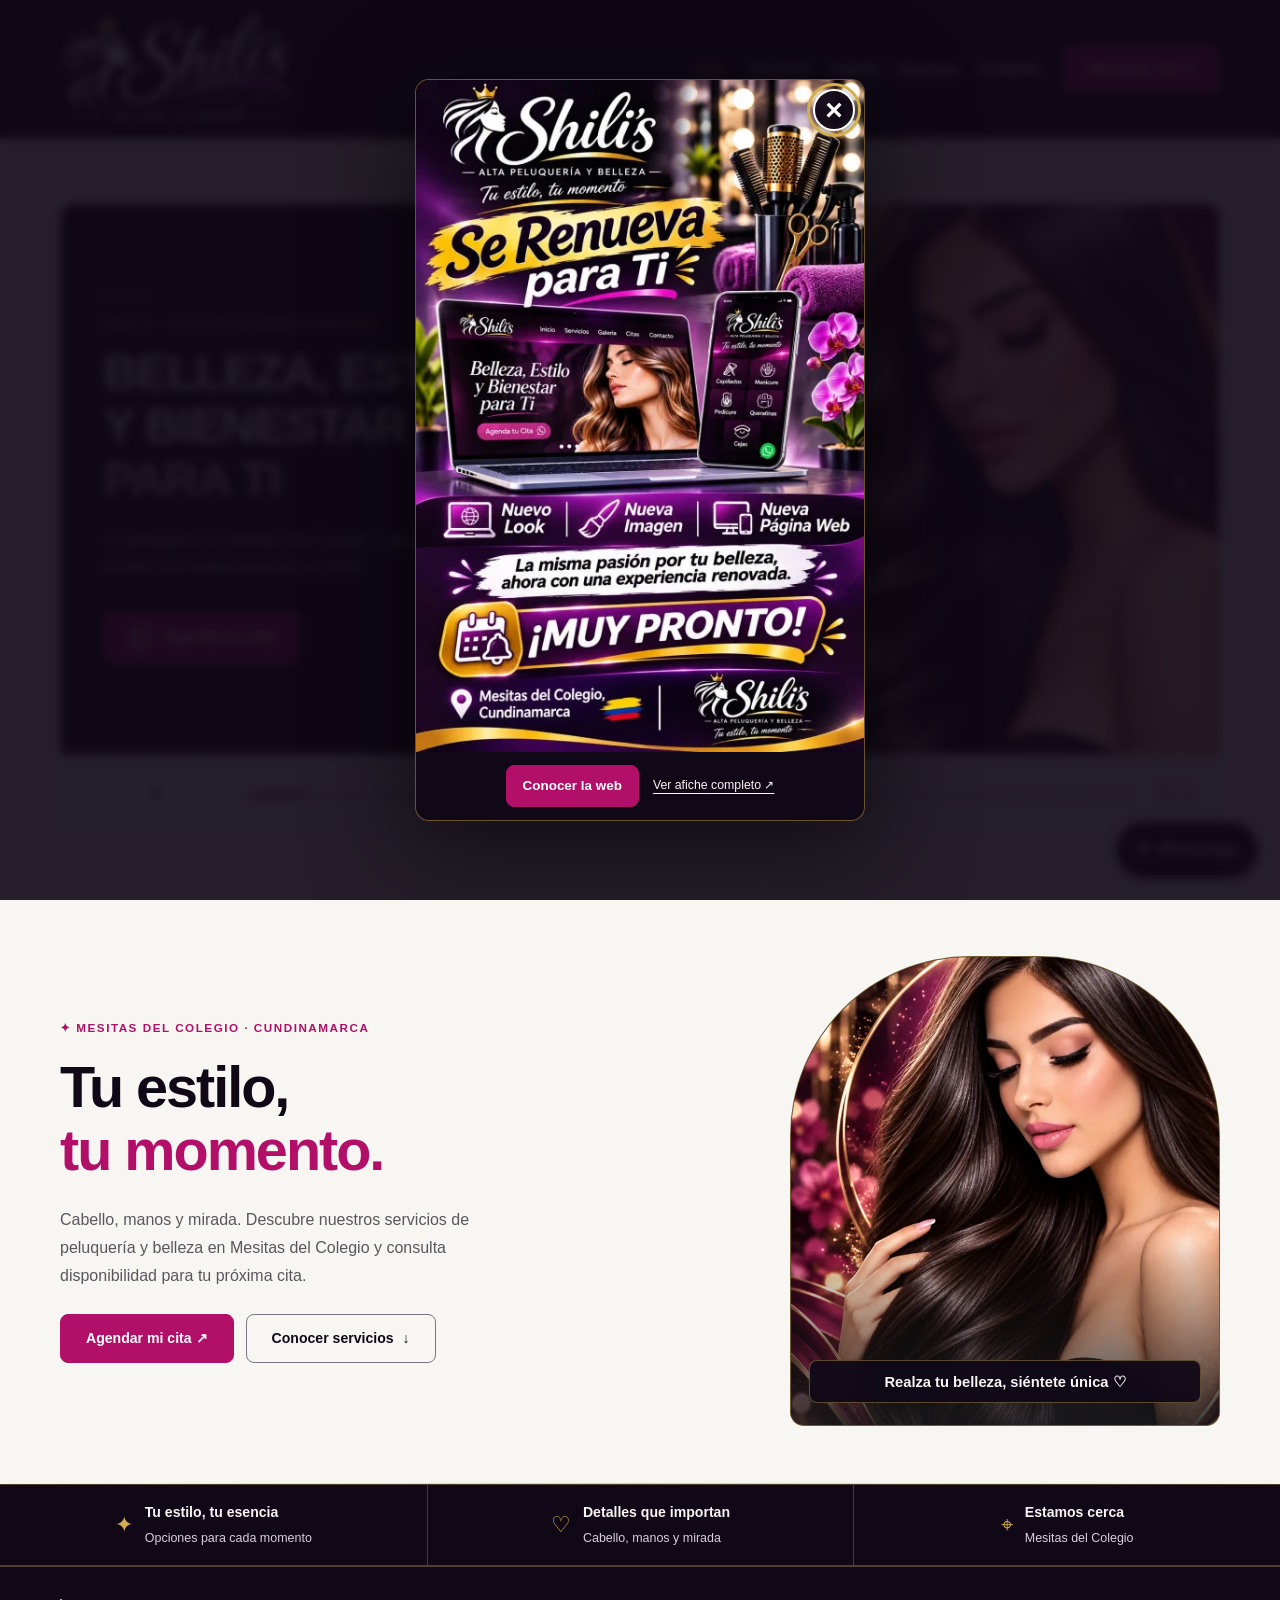
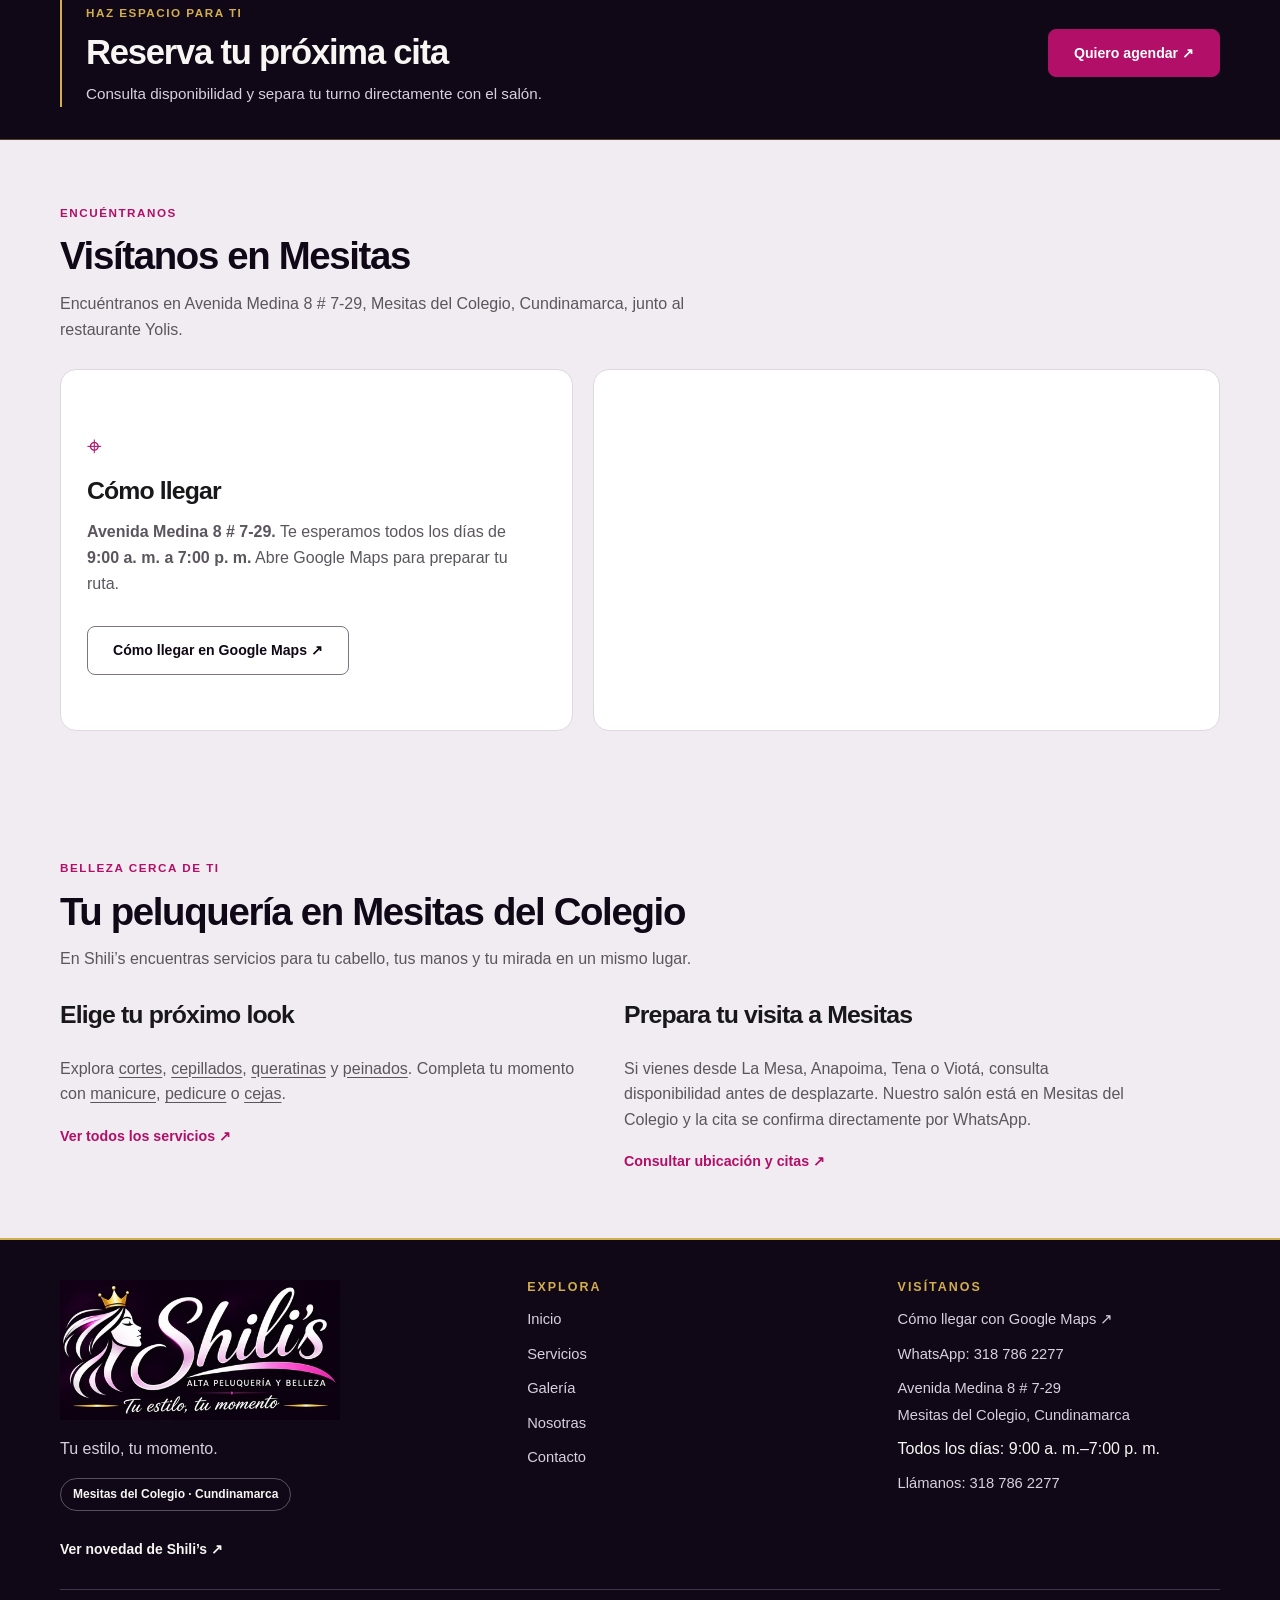
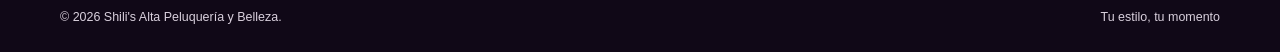
<file: index.html>
<!doctype html>
<html lang="es-CO"><head><meta charset="utf-8"><meta http-equiv="Content-Security-Policy" content="default-src 'none'; script-src 'self' 'sha256-xbuE75i1vdQLCTnL+JtPpXkNpR/cz54OIupi6CFoGRc='; style-src 'self'; img-src 'self' data:; font-src 'self'; frame-src https://www.google.com; connect-src 'none'; object-src 'none'; base-uri 'self'; form-action 'none'"><meta name="referrer" content="strict-origin-when-cross-origin"><meta name="viewport" content="width=device-width, initial-scale=1"><meta name="theme-color" content="#100817"><meta name="robots" content="index,follow,max-image-preview:large">
<title>Peluquería en Mesitas del Colegio | Shili’s</title><meta name="description" content="Shili’s Alta Peluquería y Belleza en Mesitas del Colegio. Cabello, uñas y mirada en Avenida Medina 8 # 7-29. Todos los días, 9 a. m.–7 p. m."><link rel="canonical" href="https://shilispeluqueria.com/"><link rel="icon" type="image/png" sizes="64x64" href="assets/img/favicon.png"><link rel="apple-touch-icon" sizes="180x180" href="assets/img/apple-touch-icon.png">
<meta property="og:type" content="website"><meta property="og:locale" content="es_CO"><meta property="og:site_name" content="Shili's Alta Peluquería y Belleza"><meta property="og:title" content="Peluquería en Mesitas del Colegio | Shili’s"><meta property="og:description" content="Shili’s Alta Peluquería y Belleza en Mesitas del Colegio. Cabello, uñas y mirada en Avenida Medina 8 # 7-29. Todos los días, 9 a. m.–7 p. m."><meta property="og:url" content="https://shilispeluqueria.com/"><meta property="og:image" content="https://shilispeluqueria.com/assets/img/logo-oficial.png"><meta property="og:image:width" content="1774"><meta property="og:image:height" content="887"><meta property="og:image:alt" content="Shili’s Alta Peluquería y Belleza. Tu estilo, tu momento."><meta name="twitter:card" content="summary_large_image"><link rel="stylesheet" href="assets/css/styles.css?v=2.12.0"><script type="application/ld+json">{"@context":"https://schema.org","@graph":[{"@type":"BeautySalon","@id":"https://shilispeluqueria.com/#salon","name":"Shili’s Alta Peluquería y Belleza","url":"https://shilispeluqueria.com/","description":"Peluquería y servicios de belleza en Mesitas del Colegio, Cundinamarca.","telephone":"+573187862277","logo":"https://shilispeluqueria.com/assets/img/logo-oficial.png","image":"https://shilispeluqueria.com/assets/img/logo-oficial.png","hasMap":"https://www.google.com/maps/search/?api=1&query=4.5826933%2C-74.4458986","address":{"@type":"PostalAddress","streetAddress":"Avenida Medina 8 # 7-29","addressLocality":"Mesitas del Colegio","addressRegion":"Cundinamarca","addressCountry":"CO"},"openingHoursSpecification":{"@type":"OpeningHoursSpecification","dayOfWeek":["https://schema.org/Monday","https://schema.org/Tuesday","https://schema.org/Wednesday","https://schema.org/Thursday","https://schema.org/Friday","https://schema.org/Saturday","https://schema.org/Sunday"],"opens":"09:00","closes":"19:00"}},{"@type":"WebSite","@id":"https://shilispeluqueria.com/#website","url":"https://shilispeluqueria.com/","name":"Shili’s Alta Peluquería y Belleza","inLanguage":"es-CO","publisher":{"@id":"https://shilispeluqueria.com/#salon"}},{"@type":"WebPage","@id":"https://shilispeluqueria.com/#webpage","url":"https://shilispeluqueria.com/","name":"Peluquería en Mesitas del Colegio | Shili’s","description":"Shili’s Alta Peluquería y Belleza en Mesitas del Colegio. Cabello, uñas y mirada en Avenida Medina 8 # 7-29. Todos los días, 9 a. m.–7 p. m.","inLanguage":"es-CO","isPartOf":{"@id":"https://shilispeluqueria.com/#website"},"about":{"@id":"https://shilispeluqueria.com/#salon"}}]}</script><script src="assets/js/main.js?v=2.11.1" defer></script><script src="assets/js/booking.js?v=2.12.0" defer></script><meta name="google-site-verification" content="4kkuk1V9BwTnAXxEIENQ83mSI3wHLHSk2-v2vZG-NtI"><meta name="twitter:title" content="Peluquería en Mesitas del Colegio | Shili’s"><meta name="twitter:description" content="Shili’s Alta Peluquería y Belleza en Mesitas del Colegio. Cabello, uñas y mirada en Avenida Medina 8 # 7-29. Todos los días, 9 a. m.–7 p. m."><meta name="twitter:image" content="https://shilispeluqueria.com/assets/img/logo-oficial.png"></head>
<body><a class="skip-link" href="#contenido">Saltar al contenido</a><header class="nav-shell"><div class="container nav-row"><a href="https://shilispeluqueria.com/" class="logo-link" aria-label="Shili's, ir al inicio"><img src="assets/img/logo-960.webp" srcset="assets/img/logo-480.webp 480w, assets/img/logo-960.webp 960w, assets/img/logo-1774.webp 1774w" sizes="(max-width:600px) 220px, 280px" alt="Shili's Alta Peluquería y Belleza" width="1774" height="887" class="brand-mark"></a><button class="mobile-toggle" type="button" data-menu-toggle aria-expanded="false" aria-controls="main-menu" aria-label="Abrir o cerrar el menú"><span aria-hidden="true">☰</span> Menú</button><nav class="primary-nav" id="main-menu" data-primary-nav aria-label="Navegación principal"><a href="https://shilispeluqueria.com/" aria-current="page">Inicio</a><a href="servicios.html">Servicios</a><a href="galeria.html">Galería</a><a href="nosotros.html">Nosotras</a><a href="contacto.html">Contacto</a><button class="btn mobile-booking" type="button" data-booking-open>Reservar cita ↗</button></nav><button class="btn header-cta" type="button" data-booking-open>Reservar cita ↗</button></div></header><aside class="launch-notice" data-launch-notice aria-label="Novedad de Shili’s"><span>Shili’s se renueva para ti</span><button class="text-link" type="button" data-launch-open>Ver afiche ↗</button><button type="button" class="notice-close" data-notice-close aria-label="Ocultar novedad">×</button></aside>
<main id="contenido"><section class="section"><div class="container"><div class="service-slider" data-service-slider role="region" aria-roledescription="carrusel" aria-label="Belleza y servicios de Shili’s" data-featured-slider><div class="slider-track" id="services-track"><div class="service-slide welcome-slide" role="group" aria-roledescription="diapositiva" aria-label="1 de 15: Belleza, estilo y bienestar para ti"><div class="slide-content welcome-content"><span class="overline">Shili’s · Alta peluquería y belleza</span><h1>BELLEZA, ESTILO Y BIENESTAR <em>PARA TI</em></h1><p>Tu peluquería en Mesitas del Colegio. Cabello, uñas y mirada: haz espacio para ti en Shili’s.</p><button class="btn welcome-cta" type="button" data-booking-open><svg class="whatsapp-icon" viewBox="0 0 24 24" aria-hidden="true" focusable="false"><path fill="currentColor" d="M20.52 3.48A11.85 11.85 0 0 0 12.03 0C5.42 0 .04 5.38.04 12c0 2.12.55 4.18 1.59 6L0 24l6.16-1.62A11.94 11.94 0 0 0 12.03 24H12c6.62 0 12-5.38 12-12 0-3.21-1.25-6.23-3.48-8.52ZM12.03 21.98a9.92 9.92 0 0 1-5.06-1.39l-.36-.22-3.66.96.98-3.57-.24-.37A9.91 9.91 0 0 1 2.06 12c0-5.49 4.47-9.96 9.97-9.96 2.66 0 5.16 1.04 7.04 2.92A9.9 9.9 0 0 1 21.99 12c0 5.5-4.47 9.98-9.96 9.98Zm5.46-7.47c-.3-.15-1.77-.87-2.04-.97-.27-.1-.47-.15-.67.15-.2.3-.77.97-.94 1.17-.17.2-.35.22-.65.07-.3-.15-1.26-.46-2.4-1.48-.89-.79-1.48-1.77-1.65-2.07-.17-.3-.02-.46.13-.61.13-.13.3-.35.45-.52.15-.18.2-.3.3-.5.1-.2.05-.38-.03-.53-.07-.15-.67-1.62-.92-2.22-.24-.58-.49-.5-.67-.51h-.57c-.2 0-.52.07-.8.37-.27.3-1.04 1.02-1.04 2.5s1.07 2.9 1.22 3.1c.15.2 2.11 3.22 5.12 4.52.72.31 1.28.5 1.72.64.72.23 1.38.2 1.9.12.58-.09 1.77-.73 2.02-1.44.25-.7.25-1.3.17-1.43-.07-.12-.27-.2-.57-.35Z"/></svg><span>Agenda tu cita</span></button></div><div class="slide-photo"><img class="slider-photo welcome-photo" src="assets/img/responsive/portada-v3-720.webp" srcset="assets/img/responsive/portada-v3-480.webp 480w, assets/img/responsive/portada-v3-720.webp 720w, assets/img/responsive/portada-v3-933.webp 933w" sizes="(max-width:600px) 100vw, 560px" alt="Modelo mostrando su rostro y cabello largo, brillante y con ondas" width="933" height="1400" fetchpriority="high"><button class="photo-arrow photo-arrow-prev" type="button" data-slider-prev aria-label="Foto anterior" aria-controls="services-track"><span aria-hidden="true">‹</span></button><button class="photo-arrow photo-arrow-next" type="button" data-slider-next aria-label="Foto siguiente" aria-controls="services-track"><span aria-hidden="true">›</span></button></div></div><div class="service-slide" role="group" aria-roledescription="diapositiva" aria-label="2 de 15: Cepillados"><div class="slide-photo"><img class="slider-photo" src="assets/img/responsive/cepillado-v3-800.webp" srcset="assets/img/responsive/cepillado-v3-480.webp 480w, assets/img/responsive/cepillado-v3-800.webp 800w, assets/img/responsive/cepillado-v3-1000.webp 1000w" sizes="(max-width:600px) 100vw, 540px" alt="Referencia visual para cepillados" width="1000" height="1000" loading="lazy"><button class="photo-arrow photo-arrow-prev" type="button" data-slider-prev aria-label="Foto anterior" aria-controls="services-track"><span aria-hidden="true">‹</span></button><button class="photo-arrow photo-arrow-next" type="button" data-slider-next aria-label="Foto siguiente" aria-controls="services-track"><span aria-hidden="true">›</span></button></div><div class="slide-content"><span class="overline">Tu estilo, tu momento · 01 / 14</span><h3>Cepillados</h3><p>Acabados con estilo para lucir tu cabello con movimiento y personalidad.</p><button class="btn" type="button" data-booking-open data-service="Cepillados">Reservar este servicio ↗</button></div></div><div class="service-slide" role="group" aria-roledescription="diapositiva" aria-label="3 de 15: Manicure"><div class="slide-photo"><img class="slider-photo" src="assets/img/responsive/manicure-v3-800.webp" srcset="assets/img/responsive/manicure-v3-480.webp 480w, assets/img/responsive/manicure-v3-800.webp 800w, assets/img/responsive/manicure-v3-1000.webp 1000w" sizes="(max-width:600px) 100vw, 540px" alt="Referencia visual para manicure" width="1000" height="1000" loading="lazy"><button class="photo-arrow photo-arrow-prev" type="button" data-slider-prev aria-label="Foto anterior" aria-controls="services-track"><span aria-hidden="true">‹</span></button><button class="photo-arrow photo-arrow-next" type="button" data-slider-next aria-label="Foto siguiente" aria-controls="services-track"><span aria-hidden="true">›</span></button></div><div class="slide-content"><span class="overline">Tu estilo, tu momento · 02 / 14</span><h3>Manicure</h3><p>Cuidado estético de las manos y uñas para complementar tu estilo.</p><button class="btn" type="button" data-booking-open data-service="Manicure">Reservar este servicio ↗</button></div></div><div class="service-slide" role="group" aria-roledescription="diapositiva" aria-label="4 de 15: Pedicure"><div class="slide-photo"><img class="slider-photo" src="assets/img/responsive/pedicure-v3-800.webp" srcset="assets/img/responsive/pedicure-v3-480.webp 480w, assets/img/responsive/pedicure-v3-800.webp 800w, assets/img/responsive/pedicure-v3-1000.webp 1000w" sizes="(max-width:600px) 100vw, 540px" alt="Referencia visual para pedicure" width="1000" height="1000" loading="lazy"><button class="photo-arrow photo-arrow-prev" type="button" data-slider-prev aria-label="Foto anterior" aria-controls="services-track"><span aria-hidden="true">‹</span></button><button class="photo-arrow photo-arrow-next" type="button" data-slider-next aria-label="Foto siguiente" aria-controls="services-track"><span aria-hidden="true">›</span></button></div><div class="slide-content"><span class="overline">Tu estilo, tu momento · 03 / 14</span><h3>Pedicure</h3><p>Cuidado estético de los pies y detalles que hacen la diferencia.</p><button class="btn" type="button" data-booking-open data-service="Pedicure">Reservar este servicio ↗</button></div></div><div class="service-slide" role="group" aria-roledescription="diapositiva" aria-label="5 de 15: Queratinas"><div class="slide-photo"><img class="slider-photo" src="assets/img/responsive/queratina-v3-800.webp" srcset="assets/img/responsive/queratina-v3-480.webp 480w, assets/img/responsive/queratina-v3-800.webp 800w, assets/img/responsive/queratina-v3-1000.webp 1000w" sizes="(max-width:600px) 100vw, 540px" alt="Referencia visual para queratinas" width="1000" height="1000" loading="lazy"><button class="photo-arrow photo-arrow-prev" type="button" data-slider-prev aria-label="Foto anterior" aria-controls="services-track"><span aria-hidden="true">‹</span></button><button class="photo-arrow photo-arrow-next" type="button" data-slider-next aria-label="Foto siguiente" aria-controls="services-track"><span aria-hidden="true">›</span></button></div><div class="slide-content"><span class="overline">Tu estilo, tu momento · 04 / 14</span><h3>Queratinas</h3><p>Consulta por tratamientos de queratina y una valoración según tu cabello.</p><button class="btn" type="button" data-booking-open data-service="Queratinas">Reservar este servicio ↗</button></div></div><div class="service-slide" role="group" aria-roledescription="diapositiva" aria-label="6 de 15: Cejas"><div class="slide-photo"><img class="slider-photo" src="assets/img/responsive/cejas-v3-800.webp" srcset="assets/img/responsive/cejas-v3-480.webp 480w, assets/img/responsive/cejas-v3-800.webp 800w, assets/img/responsive/cejas-v3-1000.webp 1000w" sizes="(max-width:600px) 100vw, 540px" alt="Referencia visual para cejas" width="1000" height="1000" loading="lazy"><button class="photo-arrow photo-arrow-prev" type="button" data-slider-prev aria-label="Foto anterior" aria-controls="services-track"><span aria-hidden="true">‹</span></button><button class="photo-arrow photo-arrow-next" type="button" data-slider-next aria-label="Foto siguiente" aria-controls="services-track"><span aria-hidden="true">›</span></button></div><div class="slide-content"><span class="overline">Tu estilo, tu momento · 05 / 14</span><h3>Cejas</h3><p>Diseño y cuidado de cejas para realzar la expresión de tu mirada.</p><button class="btn" type="button" data-booking-open data-service="Cejas">Reservar este servicio ↗</button></div></div><div class="service-slide" role="group" aria-roledescription="diapositiva" aria-label="7 de 15: Depilación de piernas"><div class="slide-photo"><img class="slider-photo" src="assets/img/responsive/depilacion-piernas-800.webp" srcset="assets/img/responsive/depilacion-piernas-480.webp 480w, assets/img/responsive/depilacion-piernas-800.webp 800w" sizes="(max-width:600px) 100vw, 540px" alt="Referencia de depilación de piernas con cera" width="800" height="800" loading="lazy"><button class="photo-arrow photo-arrow-prev" type="button" data-slider-prev aria-label="Foto anterior" aria-controls="services-track"><span aria-hidden="true">‹</span></button><button class="photo-arrow photo-arrow-next" type="button" data-slider-next aria-label="Foto siguiente" aria-controls="services-track"><span aria-hidden="true">›</span></button></div><div class="slide-content"><span class="overline">Tu estilo, tu momento · 06 / 14</span><h3>Depilación de piernas</h3><p>Consulta las opciones de depilación de piernas y las recomendaciones para tu cita.</p><button class="btn" type="button" data-booking-open data-service="Depilación de piernas">Reservar este servicio ↗</button></div></div><div class="service-slide" role="group" aria-roledescription="diapositiva" aria-label="8 de 15: Depilación de bikini"><div class="slide-photo"><img class="slider-photo" src="assets/img/responsive/depilacion-bikini-800.webp" srcset="assets/img/responsive/depilacion-bikini-480.webp 480w, assets/img/responsive/depilacion-bikini-800.webp 800w" sizes="(max-width:600px) 100vw, 540px" alt="Productos profesionales de cera para depilación de bikini" width="800" height="800" loading="lazy"><button class="photo-arrow photo-arrow-prev" type="button" data-slider-prev aria-label="Foto anterior" aria-controls="services-track"><span aria-hidden="true">‹</span></button><button class="photo-arrow photo-arrow-next" type="button" data-slider-next aria-label="Foto siguiente" aria-controls="services-track"><span aria-hidden="true">›</span></button></div><div class="slide-content"><span class="overline">Tu estilo, tu momento · 07 / 14</span><h3>Depilación de bikini</h3><p>Consulta el alcance del servicio y las indicaciones de preparación directamente con el salón.</p><button class="btn" type="button" data-booking-open data-service="Depilación de bikini">Reservar este servicio ↗</button></div></div><div class="service-slide" role="group" aria-roledescription="diapositiva" aria-label="9 de 15: Mechas"><div class="slide-photo"><img class="slider-photo" src="assets/img/responsive/mechas-800.webp" srcset="assets/img/responsive/mechas-480.webp 480w, assets/img/responsive/mechas-800.webp 800w" sizes="(max-width:600px) 100vw, 540px" alt="Cabello castaño con mechas caramelo" width="800" height="800" loading="lazy"><button class="photo-arrow photo-arrow-prev" type="button" data-slider-prev aria-label="Foto anterior" aria-controls="services-track"><span aria-hidden="true">‹</span></button><button class="photo-arrow photo-arrow-next" type="button" data-slider-next aria-label="Foto siguiente" aria-controls="services-track"><span aria-hidden="true">›</span></button></div><div class="slide-content"><span class="overline">Tu estilo, tu momento · 08 / 14</span><h3>Mechas</h3><p>Ilumina tu estilo.</p><button class="btn" type="button" data-booking-open data-service="Mechas">Reservar este servicio ↗</button></div></div><div class="service-slide" role="group" aria-roledescription="diapositiva" aria-label="10 de 15: Rollitos"><div class="slide-photo"><img class="slider-photo" src="assets/img/responsive/rollitos-800.webp" srcset="assets/img/responsive/rollitos-480.webp 480w, assets/img/responsive/rollitos-800.webp 800w" sizes="(max-width:600px) 100vw, 540px" alt="Cabello preparado con rollitos de peluquería" width="800" height="800" loading="lazy"><button class="photo-arrow photo-arrow-prev" type="button" data-slider-prev aria-label="Foto anterior" aria-controls="services-track"><span aria-hidden="true">‹</span></button><button class="photo-arrow photo-arrow-next" type="button" data-slider-next aria-label="Foto siguiente" aria-controls="services-track"><span aria-hidden="true">›</span></button></div><div class="slide-content"><span class="overline">Tu estilo, tu momento · 09 / 14</span><h3>Rollitos</h3><p>Consulta las opciones de rollitos para dar forma y movimiento a tu peinado.</p><button class="btn" type="button" data-booking-open data-service="Rollitos">Reservar este servicio ↗</button></div></div><div class="service-slide" role="group" aria-roledescription="diapositiva" aria-label="11 de 15: Cejas en henna"><div class="slide-photo"><img class="slider-photo" src="assets/img/responsive/cejas-henna-800.webp" srcset="assets/img/responsive/cejas-henna-480.webp 480w, assets/img/responsive/cejas-henna-800.webp 800w" sizes="(max-width:600px) 100vw, 540px" alt="Aplicación de henna en cejas" width="800" height="800" loading="lazy"><button class="photo-arrow photo-arrow-prev" type="button" data-slider-prev aria-label="Foto anterior" aria-controls="services-track"><span aria-hidden="true">‹</span></button><button class="photo-arrow photo-arrow-next" type="button" data-slider-next aria-label="Foto siguiente" aria-controls="services-track"><span aria-hidden="true">›</span></button></div><div class="slide-content"><span class="overline">Tu estilo, tu momento · 10 / 14</span><h3>Cejas en henna</h3><p>Consulta el diseño y tono de henna para realzar la expresión de tu mirada.</p><button class="btn" type="button" data-booking-open data-service="Cejas en henna">Reservar este servicio ↗</button></div></div><div class="service-slide" role="group" aria-roledescription="diapositiva" aria-label="12 de 15: Pestañas punto a punto"><div class="slide-photo"><img class="slider-photo" src="assets/img/responsive/pestanas-punto-800.webp" srcset="assets/img/responsive/pestanas-punto-480.webp 480w, assets/img/responsive/pestanas-punto-800.webp 800w" sizes="(max-width:600px) 100vw, 540px" alt="Aplicación profesional de pestañas punto a punto" width="800" height="800" loading="lazy"><button class="photo-arrow photo-arrow-prev" type="button" data-slider-prev aria-label="Foto anterior" aria-controls="services-track"><span aria-hidden="true">‹</span></button><button class="photo-arrow photo-arrow-next" type="button" data-slider-next aria-label="Foto siguiente" aria-controls="services-track"><span aria-hidden="true">›</span></button></div><div class="slide-content"><span class="overline">Tu estilo, tu momento · 11 / 14</span><h3>Pestañas punto a punto</h3><p>Consulta las opciones, cuidados y disponibilidad de pestañas punto a punto.</p><button class="btn" type="button" data-booking-open data-service="Pestañas punto a punto">Reservar este servicio ↗</button></div></div><div class="service-slide" role="group" aria-roledescription="diapositiva" aria-label="13 de 15: Peinados para ocasiones especiales"><div class="slide-photo"><img class="slider-photo" src="assets/img/responsive/peinado-ocasiones-800.webp" srcset="assets/img/responsive/peinado-ocasiones-480.webp 480w, assets/img/responsive/peinado-ocasiones-800.webp 800w" sizes="(max-width:600px) 100vw, 540px" alt="Recogido trenzado para ocasiones especiales" width="800" height="800" loading="lazy"><button class="photo-arrow photo-arrow-prev" type="button" data-slider-prev aria-label="Foto anterior" aria-controls="services-track"><span aria-hidden="true">‹</span></button><button class="photo-arrow photo-arrow-next" type="button" data-slider-next aria-label="Foto siguiente" aria-controls="services-track"><span aria-hidden="true">›</span></button></div><div class="slide-content"><span class="overline">Tu estilo, tu momento · 12 / 14</span><h3>Peinados para ocasiones especiales</h3><p>Cuéntanos el tipo de ocasión y comparte tu inspiración para consultar tu peinado.</p><button class="btn" type="button" data-booking-open data-service="Peinados para ocasiones especiales">Reservar este servicio ↗</button></div></div><div class="service-slide" role="group" aria-roledescription="diapositiva" aria-label="14 de 15: Peinados para niñas"><div class="slide-photo"><img class="slider-photo" src="assets/img/responsive/peinado-ninas-800.webp" srcset="assets/img/responsive/peinado-ninas-480.webp 480w, assets/img/responsive/peinado-ninas-800.webp 800w" sizes="(max-width:600px) 100vw, 540px" alt="Peinado de trenzas con lazo para niña" width="800" height="800" loading="lazy"><button class="photo-arrow photo-arrow-prev" type="button" data-slider-prev aria-label="Foto anterior" aria-controls="services-track"><span aria-hidden="true">‹</span></button><button class="photo-arrow photo-arrow-next" type="button" data-slider-next aria-label="Foto siguiente" aria-controls="services-track"><span aria-hidden="true">›</span></button></div><div class="slide-content"><span class="overline">Tu estilo, tu momento · 13 / 14</span><h3>Peinados para niñas</h3><p>Consulta opciones de peinados para niñas según el largo del cabello y la ocasión.</p><button class="btn" type="button" data-booking-open data-service="Peinados para niñas">Reservar este servicio ↗</button></div></div><div class="service-slide" role="group" aria-roledescription="diapositiva" aria-label="15 de 15: Corte"><div class="slide-photo"><img class="slider-photo" src="assets/img/responsive/corte-800.webp" srcset="assets/img/responsive/corte-480.webp 480w, assets/img/responsive/corte-800.webp 800w" sizes="(max-width:600px) 100vw, 540px" alt="Corte de cabello con tijeras y peine" width="800" height="800" loading="lazy"><button class="photo-arrow photo-arrow-prev" type="button" data-slider-prev aria-label="Foto anterior" aria-controls="services-track"><span aria-hidden="true">‹</span></button><button class="photo-arrow photo-arrow-next" type="button" data-slider-next aria-label="Foto siguiente" aria-controls="services-track"><span aria-hidden="true">›</span></button></div><div class="slide-content"><span class="overline">Tu estilo, tu momento · 14 / 14</span><h3>Corte</h3><p>Consulta opciones de corte y el estilo que quieres darle a tu cabello.</p><button class="btn" type="button" data-booking-open data-service="Corte">Reservar este servicio ↗</button></div></div></div><div class="slider-toolbar"><div class="slider-controls"><button type="button" data-slider-prev aria-label="Servicio anterior" aria-controls="services-track">←</button><button type="button" data-slider-pause aria-label="Pausar carrusel" aria-pressed="false">Ⅱ</button><button type="button" data-slider-next aria-label="Servicio siguiente" aria-controls="services-track">→</button></div><div class="slider-dots" aria-label="Elegir diapositiva"><button class="slider-dot" type="button" data-slide="0" aria-label="Ver Belleza, estilo y bienestar para ti" aria-current="true"></button><button class="slider-dot" type="button" data-slide="1" aria-label="Ver Cepillados"></button><button class="slider-dot" type="button" data-slide="2" aria-label="Ver Manicure"></button><button class="slider-dot" type="button" data-slide="3" aria-label="Ver Pedicure"></button><button class="slider-dot" type="button" data-slide="4" aria-label="Ver Queratinas"></button><button class="slider-dot" type="button" data-slide="5" aria-label="Ver Cejas"></button><button class="slider-dot" type="button" data-slide="6" aria-label="Ver Depilación de piernas"></button><button class="slider-dot" type="button" data-slide="7" aria-label="Ver Depilación de bikini"></button><button class="slider-dot" type="button" data-slide="8" aria-label="Ver Mechas"></button><button class="slider-dot" type="button" data-slide="9" aria-label="Ver Rollitos"></button><button class="slider-dot" type="button" data-slide="10" aria-label="Ver Cejas en henna"></button><button class="slider-dot" type="button" data-slide="11" aria-label="Ver Pestañas punto a punto"></button><button class="slider-dot" type="button" data-slide="12" aria-label="Ver Peinados para ocasiones especiales"></button><button class="slider-dot" type="button" data-slide="13" aria-label="Ver Peinados para niñas"></button><button class="slider-dot" type="button" data-slide="14" aria-label="Ver Corte"></button></div><span class="slider-count" data-slider-count aria-hidden="true">01 / 15</span></div></div></div></section><section class="hero"><div class="container hero-layout"><div class="hero-copy"><div class="overline">✦ Mesitas del Colegio · Cundinamarca</div><h2>Tu estilo,<em>tu momento.</em></h2><p>Cabello, manos y mirada. Descubre nuestros servicios de peluquería y belleza en Mesitas del Colegio y consulta disponibilidad para tu próxima cita.</p><div class="button-group"><button class="btn" type="button" data-booking-open>Agendar mi cita ↗</button><a class="btn btn-outline" href="servicios.html">Conocer servicios <span aria-hidden="true">↓</span></a></div></div><div class="hero-photo"><span class="hero-spark" aria-hidden="true">✦</span><img src="assets/img/responsive/portada-v3-720.webp" srcset="assets/img/responsive/portada-v3-480.webp 480w, assets/img/responsive/portada-v3-720.webp 720w, assets/img/responsive/portada-v3-933.webp 933w" sizes="(max-width:600px) 100vw, 560px" alt="Inspiración de cabello largo y brillante para Shili's" width="933" height="1400" loading="lazy" decoding="async"><div class="hero-label">Realza tu belleza, siéntete única ♡</div></div></div></section>
<div class="feature-strip" aria-label="Lo que encuentras en Shili's"><div class="feature-item"><span class="feature-symbol" aria-hidden="true">✦</span><div><strong>Tu estilo, tu esencia</strong><span>Opciones para cada momento</span></div></div><div class="feature-item"><span class="feature-symbol" aria-hidden="true">♡</span><div><strong>Detalles que importan</strong><span>Cabello, manos y mirada</span></div></div><div class="feature-item"><span class="feature-symbol" aria-hidden="true">⌖</span><div><strong>Estamos cerca</strong><span>Mesitas del Colegio</span></div></div></div>

<section class="callout"><div class="container callout-inner"><div><span class="overline">Haz espacio para ti</span><h2>Reserva tu próxima cita</h2><p>Consulta disponibilidad y separa tu turno directamente con el salón.</p></div><button class="btn btn-white" type="button" data-booking-open>Quiero agendar ↗</button></div></section>


<section class="section section-alt"><div class="container"><div class="section-heading"><div class="overline">Encuéntranos</div><h2>Visítanos en Mesitas</h2><p class="lead">Encuéntranos en Avenida Medina 8 # 7-29, Mesitas del Colegio, Cundinamarca, junto al restaurante Yolis.</p></div><div class="location-layout"><div class="info-card"><span class="info-icon" aria-hidden="true">⌖</span><h3>Cómo llegar</h3><p><strong>Avenida Medina 8 # 7-29.</strong> Te esperamos todos los días de <strong>9:00 a. m. a 7:00 p. m.</strong> Abre Google Maps para preparar tu ruta.</p><a class="btn btn-outline" href="https://www.google.com/maps/search/?api=1&amp;query=4.5826933%2C-74.4458986" target="_blank" rel="noopener noreferrer">Cómo llegar en Google Maps ↗</a></div><div class="location-map"><iframe title="Mapa de Avenida Medina 8 # 7-29, Mesitas del Colegio" data-map-src="https://www.google.com/maps?q=4.5826933%2C-74.4458986&amp;z=17&amp;hl=es&amp;output=embed" width="600" height="360" loading="lazy" referrerpolicy="strict-origin-when-cross-origin" allowfullscreen></iframe><noscript><iframe title="Mapa de Avenida Medina 8 # 7-29, Mesitas del Colegio" src="https://www.google.com/maps?q=4.5826933%2C-74.4458986&amp;z=17&amp;hl=es&amp;output=embed" width="600" height="360" loading="lazy" referrerpolicy="strict-origin-when-cross-origin" allowfullscreen></iframe></noscript></div></div></div></section><section class="section section-alt"><div class="container"><div class="section-heading"><div class="overline">Belleza cerca de ti</div><h2>Tu peluquería en Mesitas del Colegio</h2><p class="lead">En Shili’s encuentras servicios para tu cabello, tus manos y tu mirada en un mismo lugar.</p></div><div class="local-grid"><div><h3>Elige tu próximo look</h3><p>Explora <a href="servicios.html#corte">cortes</a>, <a href="servicios.html#cepillado">cepillados</a>, <a href="servicios.html#queratina">queratinas</a> y <a href="servicios.html#peinado-ocasiones">peinados</a>. Completa tu momento con <a href="servicios.html#manicure">manicure</a>, <a href="servicios.html#pedicure">pedicure</a> o <a href="servicios.html#cejas">cejas</a>.</p><a class="text-link" href="servicios.html">Ver todos los servicios ↗</a></div><div><h3>Prepara tu visita a Mesitas</h3><p>Si vienes desde La Mesa, Anapoima, Tena o Viotá, consulta disponibilidad antes de desplazarte. Nuestro salón está en Mesitas del Colegio y la cita se confirma directamente por WhatsApp.</p><a class="text-link" href="contacto.html">Consultar ubicación y citas ↗</a></div></div></div></section></main>
<footer class="footer"><div class="container"><div class="footer-grid"><div><a href="https://shilispeluqueria.com/"><img class="footer-logo" width="1774" height="887" src="assets/img/logo-960.webp" srcset="assets/img/logo-480.webp 480w, assets/img/logo-960.webp 960w, assets/img/logo-1774.webp 1774w" sizes="(max-width:600px) 220px, 280px" loading="lazy" alt="Shili's Alta Peluquería y Belleza"></a><p>Tu estilo, tu momento.</p><span class="pill">Mesitas del Colegio · Cundinamarca</span></div><div><h3>Explora</h3><ul><li><a href="https://shilispeluqueria.com/">Inicio</a></li><li><a href="servicios.html">Servicios</a></li><li><a href="galeria.html">Galería</a></li><li><a href="nosotros.html">Nosotras</a></li><li><a href="contacto.html">Contacto</a></li></ul></div><div><h3>Visítanos</h3><ul><li><a href="https://www.google.com/maps/search/?api=1&amp;query=4.5826933%2C-74.4458986" target="_blank" rel="noopener noreferrer">Cómo llegar con Google Maps ↗</a></li><li><a href="https://wa.me/573187862277?text=Hola%20Shili%27s%2C%20quiero%20consultar%20una%20cita" target="_blank" rel="noopener noreferrer">WhatsApp: 318 786 2277</a></li><li><a href="contacto.html">Avenida Medina 8 # 7-29<br>Mesitas del Colegio, Cundinamarca</a></li><li>Todos los días: 9:00 a. m.–7:00 p. m.</li><li><a href="tel:+573187862277">Llámanos: 318 786 2277</a></li></ul></div></div><div class="footer-announcement"><button type="button" class="text-link" data-launch-open>Ver novedad de Shili’s ↗</button></div><div class="footer-bottom"><span>© <span data-year>2026</span> Shili's Alta Peluquería y Belleza.</span><span>Tu estilo, tu momento</span></div></div></footer><a class="wa-float" href="https://wa.me/573187862277?text=Hola%20Shili%27s%2C%20me%20gustar%C3%ADa%20reservar%20una%20cita" target="_blank" rel="noopener noreferrer" aria-label="Contactar y reservar cita por WhatsApp"><span aria-hidden="true">✆</span> WhatsApp</a><dialog class="booking-dialog" id="agenda-tu-momento" aria-labelledby="booking-title"><button class="booking-close" type="button" data-booking-close aria-label="Cerrar reserva">×</button><div class="booking-content"><div class="overline">Shili’s · Citas</div><h2 id="booking-title" class="contact-title">Agenda tu momento</h2><p>Completa estos datos y abriremos WhatsApp con tu solicitud. <strong>No se almacena información en esta página.</strong> El turno se confirma directamente con el salón.</p><form id="reservation-form" class="reservation-form"><div class="field"><label for="nombre">Nombre completo *</label><input type="text" name="nombre" id="nombre" autocomplete="name" required minlength="3" maxlength="100" placeholder="Escribe tu nombre y apellidos"></div><div class="field"><label for="servicio">Servicio de interés *</label><select name="servicio" id="servicio" required><option value="">Selecciona una opción</option><option value="Cepillados">Cepillados</option><option value="Manicure">Manicure</option><option value="Pedicure">Pedicure</option><option value="Queratinas">Queratinas</option><option value="Cejas">Cejas</option><option value="Depilación de piernas">Depilación de piernas</option><option value="Depilación de bikini">Depilación de bikini</option><option value="Mechas">Mechas</option><option value="Rollitos">Rollitos</option><option value="Cejas en henna">Cejas en henna</option><option value="Pestañas punto a punto">Pestañas punto a punto</option><option value="Peinados para ocasiones especiales">Peinados para ocasiones especiales</option><option value="Peinados para niñas">Peinados para niñas</option><option value="Corte">Corte</option><option value="Otro servicio">Otro servicio</option></select></div><div class="form-row"><div class="field"><label for="fecha">Fecha preferida (opcional)</label><input type="date" name="fecha" id="fecha"></div><div class="field"><label for="hora">Hora preferida *</label><input type="time" name="hora" id="hora" required aria-describedby="hora-ayuda"></div></div><p class="fineprint field-help" id="hora-ayuda">Indica la hora que prefieres. El salón confirmará si está disponible.</p><div class="field"><label for="mensaje">¿Algún detalle adicional? (opcional)</label><textarea name="mensaje" id="mensaje" maxlength="500" placeholder="Cuéntanos qué necesitas..."></textarea></div><button class="btn" type="submit" data-booking-submit disabled>Enviar consulta por WhatsApp ↗</button><p class="fineprint">Se abrirá WhatsApp; revisa el mensaje y envíalo para contactar al salón. La disponibilidad está sujeta a confirmación.</p></form></div></dialog><dialog class="launch-dialog" id="novedad-shilis" aria-labelledby="launch-title"><div class="launch-panel"><h2 id="launch-title" class="sr-only">Shili’s se renueva para ti</h2><button class="launch-close" type="button" data-launch-close aria-label="Cerrar anuncio">×</button><img src="assets/img/responsive/shilis-renovacion-2026-768.webp" srcset="assets/img/responsive/shilis-renovacion-2026-480.webp 480w, assets/img/responsive/shilis-renovacion-2026-768.webp 768w, assets/img/responsive/shilis-renovacion-2026-1024.webp 1024w" sizes="(max-width:480px) 92vw, 450px" width="1024" height="1536" loading="eager" fetchpriority="high" decoding="async" alt="Shili’s se renueva para ti. Nuevo look, nueva imagen y nueva página web. La misma pasión por tu belleza, ahora con una experiencia renovada. Muy pronto. Mesitas del Colegio, Cundinamarca."><div class="launch-actions"><button class="btn" type="button" data-launch-close>Conocer la web</button><a href="assets/img/shilis-renovacion-2026.png" target="_blank" rel="noopener noreferrer">Ver afiche completo ↗</a></div></div></dialog></body></html>
</file>
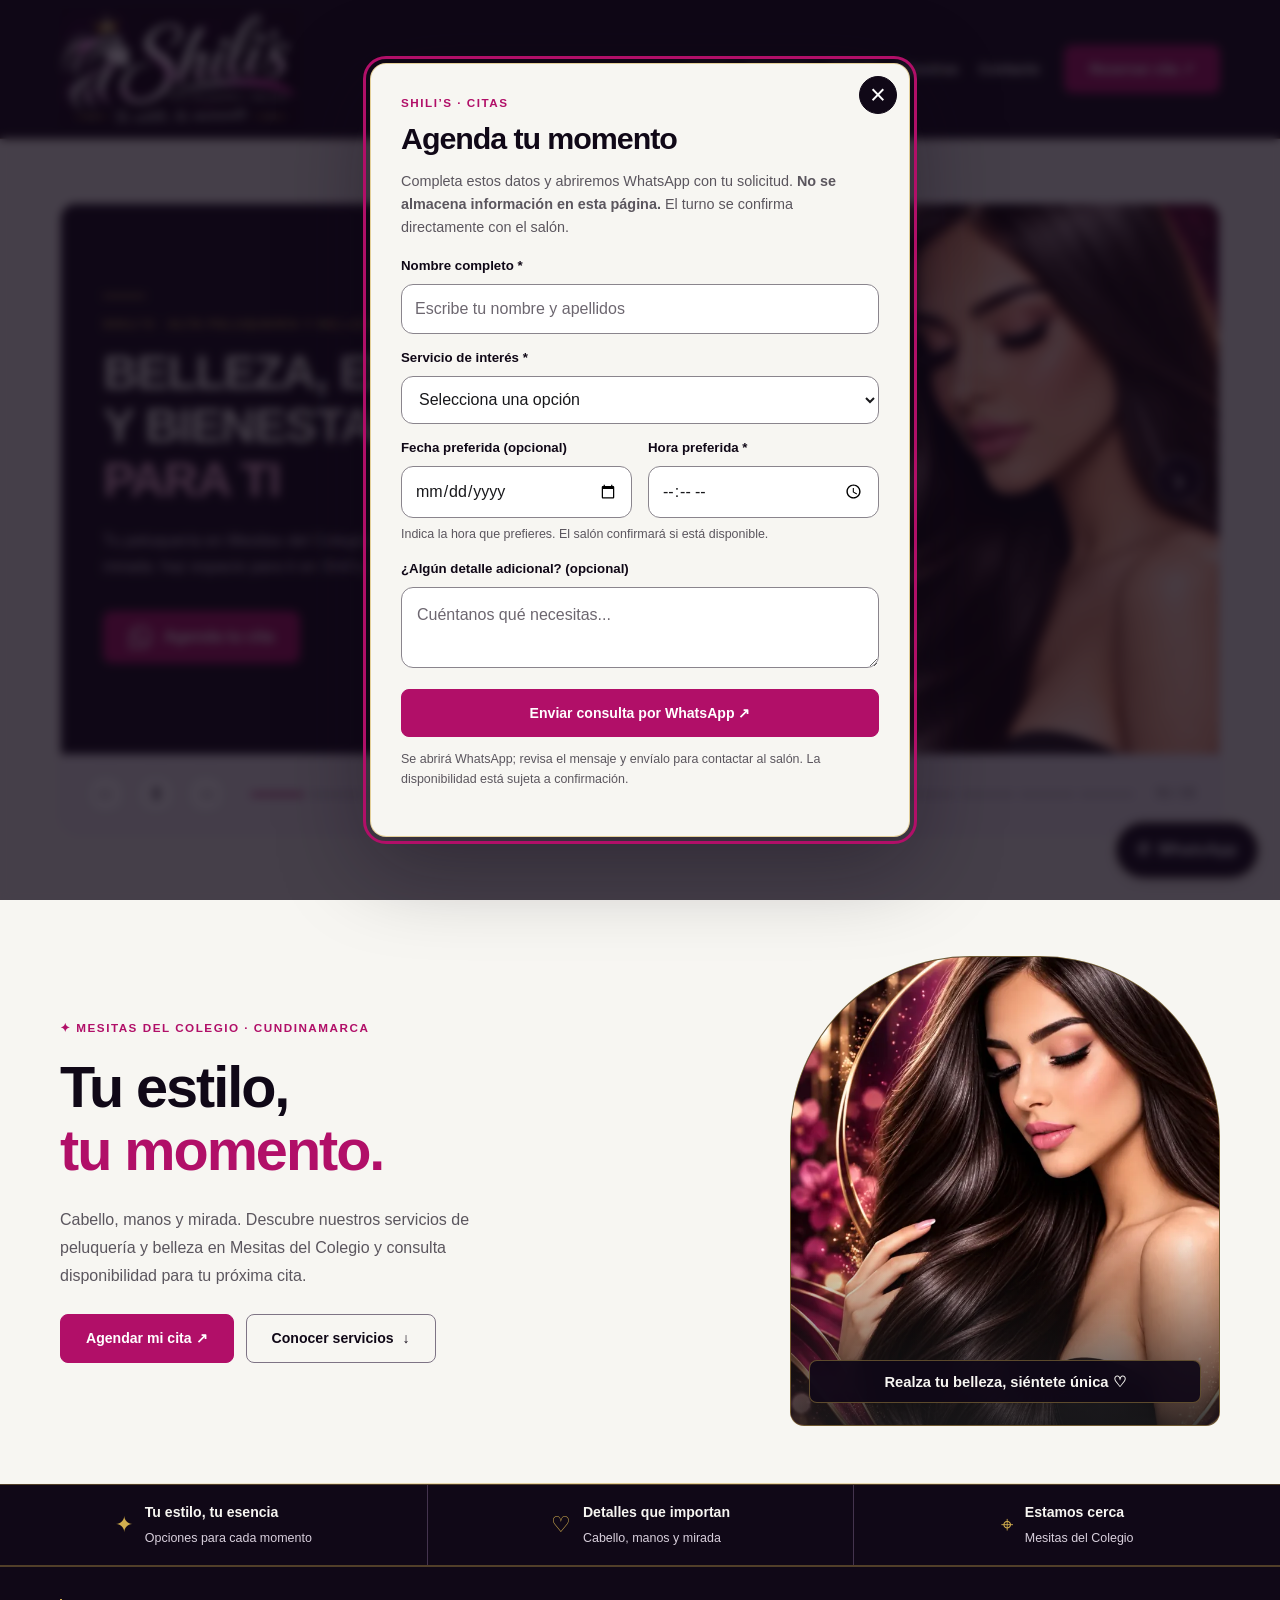
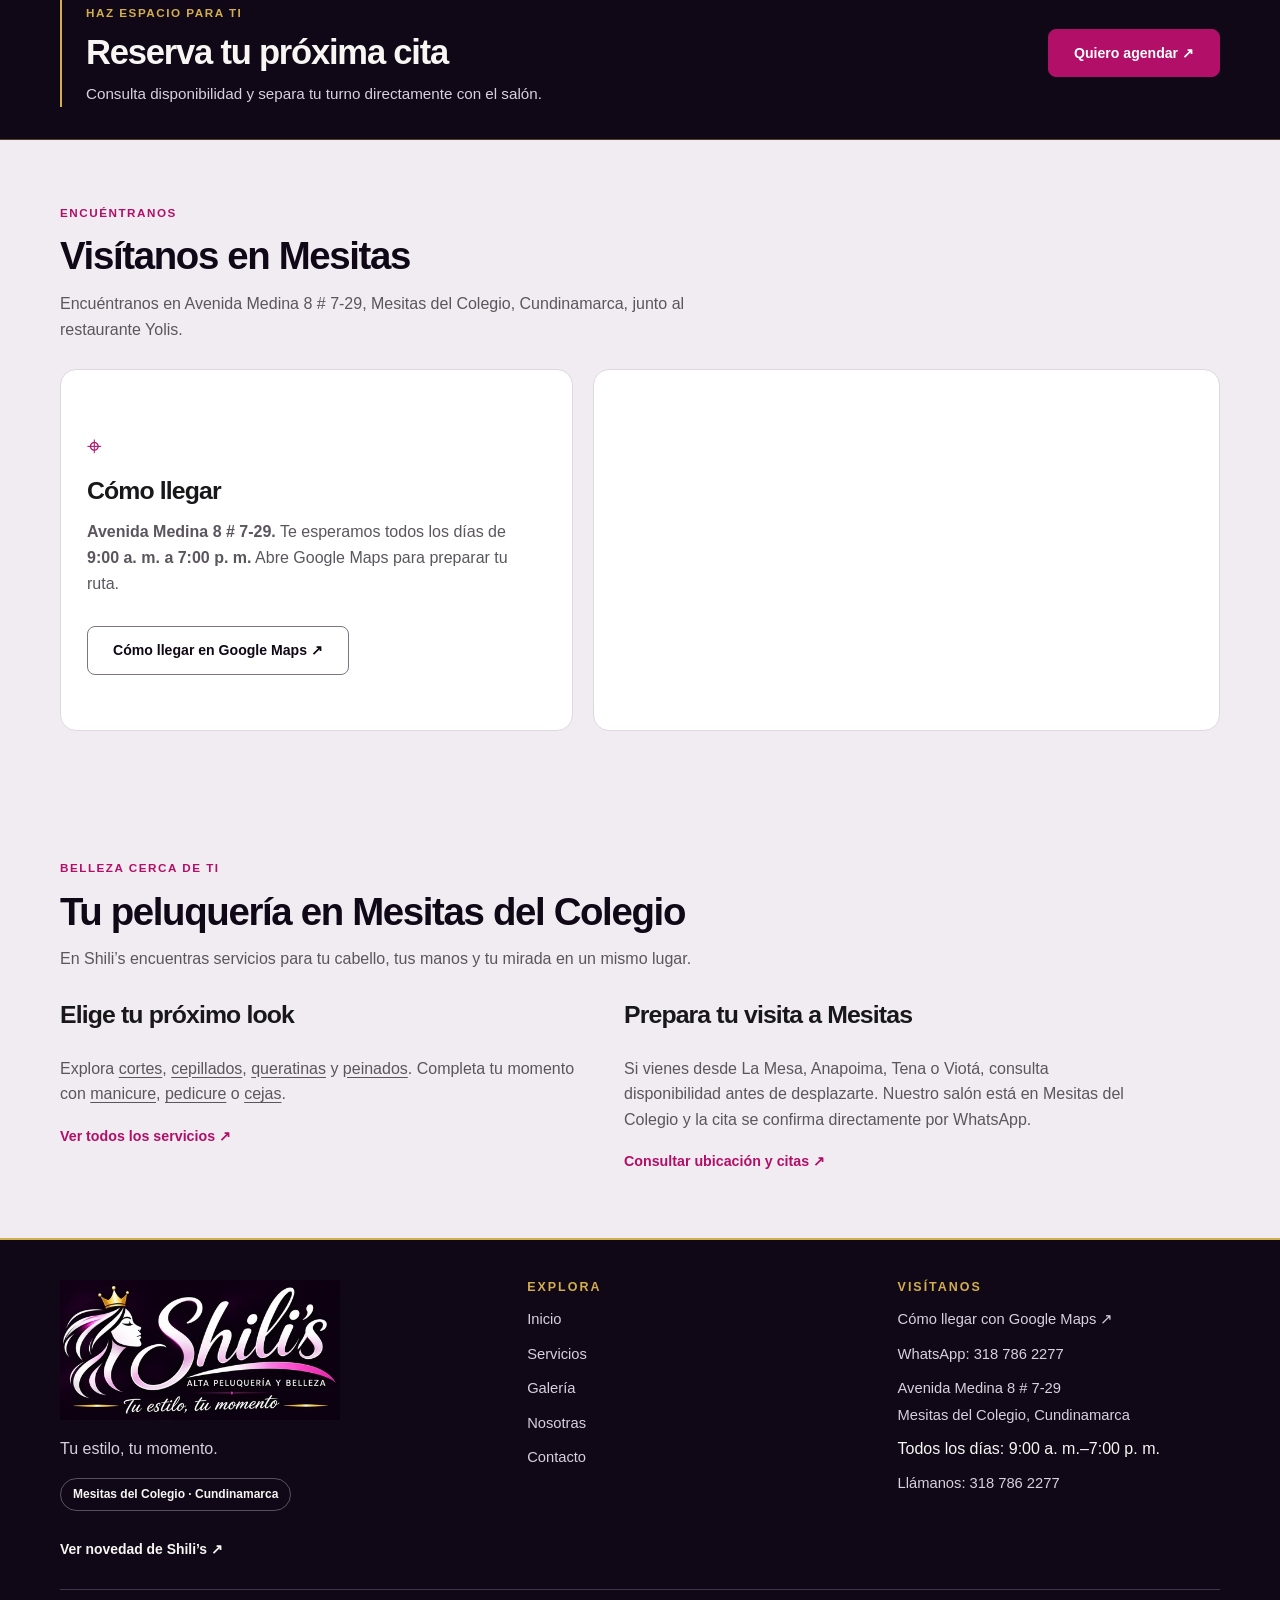
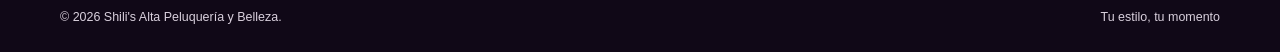
<file: demo-agenda/index.html>
<!doctype html><html lang="es-CO"><head><meta charset="utf-8"><meta http-equiv="Content-Security-Policy" content="default-src 'none'; script-src 'self'; style-src 'self'; img-src 'self' data:; font-src 'self'; frame-src https://www.google.com; connect-src 'none'; object-src 'none'; base-uri 'self'; form-action 'none'"><meta name="referrer" content="strict-origin-when-cross-origin"><meta name="viewport" content="width=device-width,initial-scale=1"><meta name="robots" content="noindex,nofollow"><meta http-equiv="refresh" content="0;url=../index.html#agenda-tu-momento"><title>Agenda tu momento | Shili’s</title><link rel="stylesheet" href="../assets/css/styles.css?v=2.12.0"></head><body class="utility-page"><main class="container section"><img src="../assets/img/logo-960.webp" alt="Shili’s Alta Peluquería y Belleza" width="1774" height="887"><h1>Agenda tu momento</h1><p>Consulta tu cita directamente con el salón por WhatsApp.</p><a class="btn" href="../index.html#agenda-tu-momento">Abrir formulario de cita ↗</a></main></body></html>
</file>
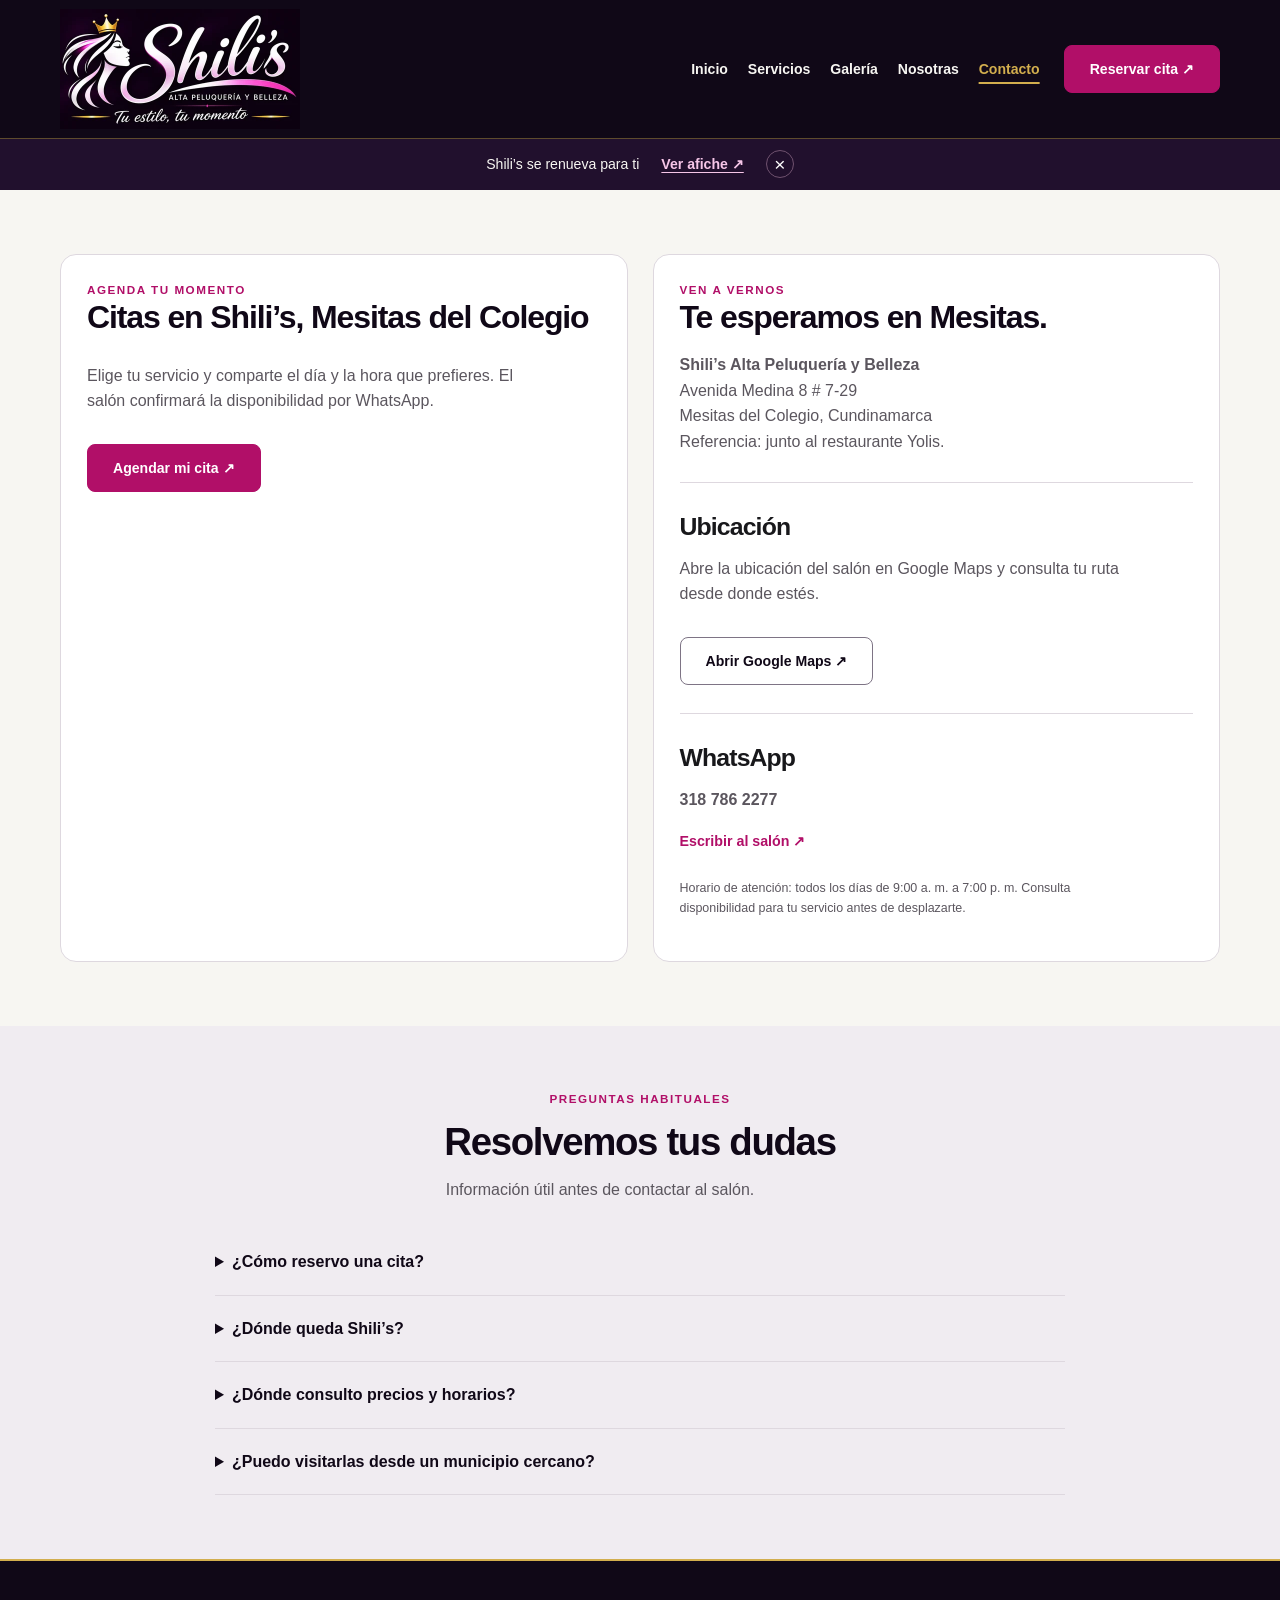
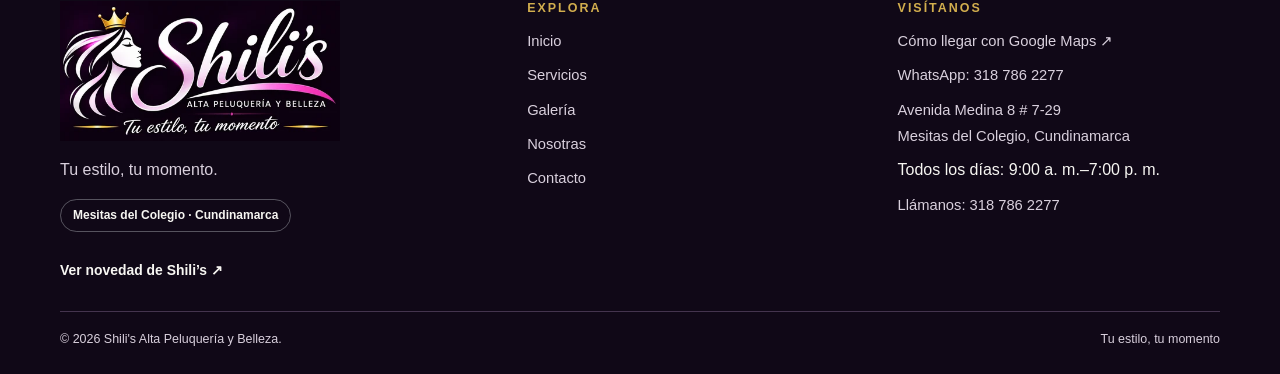
<file: contacto.html>
<!doctype html>
<html lang="es-CO"><head><meta charset="utf-8"><meta http-equiv="Content-Security-Policy" content="default-src 'none'; script-src 'self' 'sha256-Aa7inmjZHrhKuGzul1REll8j7tjUzDNhSh/ZsIaP5PQ='; style-src 'self'; img-src 'self' data:; font-src 'self'; frame-src https://www.google.com; connect-src 'none'; object-src 'none'; base-uri 'self'; form-action 'none'"><meta name="referrer" content="strict-origin-when-cross-origin"><meta name="viewport" content="width=device-width, initial-scale=1"><meta name="theme-color" content="#100817"><meta name="robots" content="index,follow,max-image-preview:large">
<title>Citas, ubicación y horario en Mesitas | Shili’s</title><meta name="description" content="Agenda por WhatsApp al 318 786 2277. Shili’s: Avenida Medina 8 # 7-29, Mesitas del Colegio. Abierto todos los días de 9 a. m. a 7 p. m."><link rel="canonical" href="https://shilispeluqueria.com/contacto.html"><link rel="icon" type="image/png" sizes="64x64" href="assets/img/favicon.png"><link rel="apple-touch-icon" sizes="180x180" href="assets/img/apple-touch-icon.png">
<meta property="og:type" content="website"><meta property="og:locale" content="es_CO"><meta property="og:site_name" content="Shili's Alta Peluquería y Belleza"><meta property="og:title" content="Citas, ubicación y horario en Mesitas | Shili’s"><meta property="og:description" content="Agenda por WhatsApp al 318 786 2277. Shili’s: Avenida Medina 8 # 7-29, Mesitas del Colegio. Abierto todos los días de 9 a. m. a 7 p. m."><meta property="og:url" content="https://shilispeluqueria.com/contacto.html"><meta property="og:image" content="https://shilispeluqueria.com/assets/img/logo-oficial.png"><meta property="og:image:width" content="1774"><meta property="og:image:height" content="887"><meta property="og:image:alt" content="Shili’s Alta Peluquería y Belleza. Tu estilo, tu momento."><meta name="twitter:card" content="summary_large_image"><link rel="stylesheet" href="assets/css/styles.css?v=2.12.0"><script type="application/ld+json">{"@context":"https://schema.org","@graph":[{"@type":"BeautySalon","@id":"https://shilispeluqueria.com/#salon","name":"Shili’s Alta Peluquería y Belleza","url":"https://shilispeluqueria.com/","description":"Peluquería y servicios de belleza en Mesitas del Colegio, Cundinamarca.","telephone":"+573187862277","logo":"https://shilispeluqueria.com/assets/img/logo-oficial.png","image":"https://shilispeluqueria.com/assets/img/logo-oficial.png","hasMap":"https://www.google.com/maps/search/?api=1&query=4.5826933%2C-74.4458986","address":{"@type":"PostalAddress","streetAddress":"Avenida Medina 8 # 7-29","addressLocality":"Mesitas del Colegio","addressRegion":"Cundinamarca","addressCountry":"CO"},"openingHoursSpecification":{"@type":"OpeningHoursSpecification","dayOfWeek":["https://schema.org/Monday","https://schema.org/Tuesday","https://schema.org/Wednesday","https://schema.org/Thursday","https://schema.org/Friday","https://schema.org/Saturday","https://schema.org/Sunday"],"opens":"09:00","closes":"19:00"}},{"@type":"WebSite","@id":"https://shilispeluqueria.com/#website","url":"https://shilispeluqueria.com/","name":"Shili’s Alta Peluquería y Belleza","inLanguage":"es-CO","publisher":{"@id":"https://shilispeluqueria.com/#salon"}},{"@type":"ContactPage","@id":"https://shilispeluqueria.com/contacto.html#webpage","url":"https://shilispeluqueria.com/contacto.html","name":"Citas, ubicación y horario en Mesitas | Shili’s","description":"Agenda por WhatsApp al 318 786 2277. Shili’s: Avenida Medina 8 # 7-29, Mesitas del Colegio. Abierto todos los días de 9 a. m. a 7 p. m.","inLanguage":"es-CO","isPartOf":{"@id":"https://shilispeluqueria.com/#website"},"about":{"@id":"https://shilispeluqueria.com/#salon"}},{"@type":"BreadcrumbList","itemListElement":[{"@type":"ListItem","position":1,"name":"Inicio","item":"https://shilispeluqueria.com/"},{"@type":"ListItem","position":2,"name":"Contacto","item":"https://shilispeluqueria.com/contacto.html"}]}]}</script><script src="assets/js/main.js?v=2.11.1" defer></script><script src="assets/js/booking.js?v=2.12.0" defer></script><meta name="twitter:title" content="Citas, ubicación y horario en Mesitas | Shili’s"><meta name="twitter:description" content="Agenda por WhatsApp al 318 786 2277. Shili’s: Avenida Medina 8 # 7-29, Mesitas del Colegio. Abierto todos los días de 9 a. m. a 7 p. m."><meta name="twitter:image" content="https://shilispeluqueria.com/assets/img/logo-oficial.png"></head>
<body class="contact-page"><a class="skip-link" href="#contenido">Saltar al contenido</a><header class="nav-shell"><div class="container nav-row"><a href="https://shilispeluqueria.com/" class="logo-link" aria-label="Shili's, ir al inicio"><img src="assets/img/logo-960.webp" srcset="assets/img/logo-480.webp 480w, assets/img/logo-960.webp 960w, assets/img/logo-1774.webp 1774w" sizes="(max-width:600px) 220px, 280px" alt="Shili's Alta Peluquería y Belleza" width="1774" height="887" class="brand-mark"></a><button class="mobile-toggle" type="button" data-menu-toggle aria-expanded="false" aria-controls="main-menu" aria-label="Abrir o cerrar el menú"><span aria-hidden="true">☰</span> Menú</button><nav class="primary-nav" id="main-menu" data-primary-nav aria-label="Navegación principal"><a href="https://shilispeluqueria.com/">Inicio</a><a href="servicios.html">Servicios</a><a href="galeria.html">Galería</a><a href="nosotros.html">Nosotras</a><a href="contacto.html" aria-current="page">Contacto</a><button class="btn mobile-booking" type="button" data-booking-open>Reservar cita ↗</button></nav><button class="btn header-cta" type="button" data-booking-open>Reservar cita ↗</button></div></header><aside class="launch-notice" data-launch-notice aria-label="Novedad de Shili’s"><span>Shili’s se renueva para ti</span><button class="text-link" type="button" data-launch-open>Ver afiche ↗</button><button type="button" class="notice-close" data-notice-close aria-label="Ocultar novedad">×</button></aside>
<main id="contenido"><section class="section"><div class="container contact-layout"><div class="info-card"><div class="overline">Agenda tu momento</div><h1 class="contact-title">Citas en Shili’s, Mesitas del Colegio</h1><p>Elige tu servicio y comparte el día y la hora que prefieres. El salón confirmará la disponibilidad por WhatsApp.</p><button class="btn" type="button" data-booking-open>Agendar mi cita ↗</button></div><div class="info-card"><div class="overline">Ven a vernos</div><h2 class="contact-title">Te esperamos en Mesitas.</h2><p><strong>Shili’s Alta Peluquería y Belleza</strong><br>Avenida Medina 8 # 7-29<br>Mesitas del Colegio, Cundinamarca<br>Referencia: junto al restaurante Yolis.</p><div class="divider"></div><h3>Ubicación</h3><p>Abre la ubicación del salón en Google Maps y consulta tu ruta desde donde estés.</p><a class="btn btn-outline" href="https://www.google.com/maps/search/?api=1&amp;query=4.5826933%2C-74.4458986" target="_blank" rel="noopener noreferrer">Abrir Google Maps ↗</a><div class="divider"></div><h3>WhatsApp</h3><p><strong>318 786 2277</strong></p><a class="text-link" href="https://wa.me/573187862277?text=Hola%20Shili%27s%2C%20quisiera%20informaci%C3%B3n%20para%20visitar%20el%20sal%C3%B3n" target="_blank" rel="noopener noreferrer">Escribir al salón ↗</a><p class="fineprint contact-followup">Horario de atención: todos los días de 9:00 a. m. a 7:00 p. m. Consulta disponibilidad para tu servicio antes de desplazarte.</p></div></div></section><section class="section section-alt"><div class="container"><div class="section-heading center"><div class="overline">Preguntas habituales</div><h2>Resolvemos tus dudas</h2><p class="lead">Información útil antes de contactar al salón.</p></div><div class="faq"><details><summary>¿Cómo reservo una cita?</summary><p>Usa el formulario de consulta o el botón de WhatsApp. La reserva queda confirmada cuando el salón responda y acuerden el turno.</p></details><details><summary>¿Dónde queda Shili’s?</summary><p>Estamos en Avenida Medina 8 # 7-29, Mesitas del Colegio, Cundinamarca, junto al restaurante Yolis. Abre Google Maps para consultar tu ruta.</p></details><details><summary>¿Dónde consulto precios y horarios?</summary><p>Atendemos todos los días de 9:00 a. m. a 7:00 p. m. Escribe al 318 786 2277 para consultar precios y disponibilidad del servicio que te interesa.</p></details><details><summary>¿Puedo visitarlas desde un municipio cercano?</summary><p>Sí. Si vienes desde La Mesa, Anapoima, Tena o Viotá, confirma tu cita por WhatsApp antes de viajar a nuestro salón en Mesitas del Colegio.</p></details></div></div></section></main>
<footer class="footer"><div class="container"><div class="footer-grid"><div><a href="https://shilispeluqueria.com/"><img class="footer-logo" width="1774" height="887" src="assets/img/logo-960.webp" srcset="assets/img/logo-480.webp 480w, assets/img/logo-960.webp 960w, assets/img/logo-1774.webp 1774w" sizes="(max-width:600px) 220px, 280px" loading="lazy" alt="Shili's Alta Peluquería y Belleza"></a><p>Tu estilo, tu momento.</p><span class="pill">Mesitas del Colegio · Cundinamarca</span></div><div><h3>Explora</h3><ul><li><a href="https://shilispeluqueria.com/">Inicio</a></li><li><a href="servicios.html">Servicios</a></li><li><a href="galeria.html">Galería</a></li><li><a href="nosotros.html">Nosotras</a></li><li><a href="contacto.html">Contacto</a></li></ul></div><div><h3>Visítanos</h3><ul><li><a href="https://www.google.com/maps/search/?api=1&amp;query=4.5826933%2C-74.4458986" target="_blank" rel="noopener noreferrer">Cómo llegar con Google Maps ↗</a></li><li><a href="https://wa.me/573187862277?text=Hola%20Shili%27s%2C%20quiero%20consultar%20una%20cita" target="_blank" rel="noopener noreferrer">WhatsApp: 318 786 2277</a></li><li><a href="contacto.html">Avenida Medina 8 # 7-29<br>Mesitas del Colegio, Cundinamarca</a></li><li>Todos los días: 9:00 a. m.–7:00 p. m.</li><li><a href="tel:+573187862277">Llámanos: 318 786 2277</a></li></ul></div></div><div class="footer-announcement"><button type="button" class="text-link" data-launch-open>Ver novedad de Shili’s ↗</button></div><div class="footer-bottom"><span>© <span data-year>2026</span> Shili's Alta Peluquería y Belleza.</span><span>Tu estilo, tu momento</span></div></div></footer><a class="wa-float" href="https://wa.me/573187862277?text=Hola%20Shili%27s%2C%20me%20gustar%C3%ADa%20reservar%20una%20cita" target="_blank" rel="noopener noreferrer" aria-label="Contactar y reservar cita por WhatsApp"><span aria-hidden="true">✆</span> WhatsApp</a><dialog class="booking-dialog" id="agenda-tu-momento" aria-labelledby="booking-title"><button class="booking-close" type="button" data-booking-close aria-label="Cerrar reserva">×</button><div class="booking-content"><div class="overline">Shili’s · Citas</div><h2 id="booking-title" class="contact-title">Agenda tu momento</h2><p>Completa estos datos y abriremos WhatsApp con tu solicitud. <strong>No se almacena información en esta página.</strong> El turno se confirma directamente con el salón.</p><form id="reservation-form" class="reservation-form"><div class="field"><label for="nombre">Nombre completo *</label><input type="text" name="nombre" id="nombre" autocomplete="name" required minlength="3" maxlength="100" placeholder="Escribe tu nombre y apellidos"></div><div class="field"><label for="servicio">Servicio de interés *</label><select name="servicio" id="servicio" required><option value="">Selecciona una opción</option><option value="Cepillados">Cepillados</option><option value="Manicure">Manicure</option><option value="Pedicure">Pedicure</option><option value="Queratinas">Queratinas</option><option value="Cejas">Cejas</option><option value="Depilación de piernas">Depilación de piernas</option><option value="Depilación de bikini">Depilación de bikini</option><option value="Mechas">Mechas</option><option value="Rollitos">Rollitos</option><option value="Cejas en henna">Cejas en henna</option><option value="Pestañas punto a punto">Pestañas punto a punto</option><option value="Peinados para ocasiones especiales">Peinados para ocasiones especiales</option><option value="Peinados para niñas">Peinados para niñas</option><option value="Corte">Corte</option><option value="Otro servicio">Otro servicio</option></select></div><div class="form-row"><div class="field"><label for="fecha">Fecha preferida (opcional)</label><input type="date" name="fecha" id="fecha"></div><div class="field"><label for="hora">Hora preferida *</label><input type="time" name="hora" id="hora" required aria-describedby="hora-ayuda"></div></div><p class="fineprint field-help" id="hora-ayuda">Indica la hora que prefieres. El salón confirmará si está disponible.</p><div class="field"><label for="mensaje">¿Algún detalle adicional? (opcional)</label><textarea name="mensaje" id="mensaje" maxlength="500" placeholder="Cuéntanos qué necesitas..."></textarea></div><button class="btn" type="submit" data-booking-submit disabled>Enviar consulta por WhatsApp ↗</button><p class="fineprint">Se abrirá WhatsApp; revisa el mensaje y envíalo para contactar al salón. La disponibilidad está sujeta a confirmación.</p></form></div></dialog><dialog class="launch-dialog" id="novedad-shilis" aria-labelledby="launch-title"><div class="launch-panel"><h2 id="launch-title" class="sr-only">Shili’s se renueva para ti</h2><button class="launch-close" type="button" data-launch-close aria-label="Cerrar anuncio">×</button><img src="assets/img/responsive/shilis-renovacion-2026-768.webp" srcset="assets/img/responsive/shilis-renovacion-2026-480.webp 480w, assets/img/responsive/shilis-renovacion-2026-768.webp 768w, assets/img/responsive/shilis-renovacion-2026-1024.webp 1024w" sizes="(max-width:480px) 92vw, 450px" width="1024" height="1536" loading="lazy" decoding="async" alt="Shili’s se renueva para ti. Nuevo look, nueva imagen y nueva página web. La misma pasión por tu belleza, ahora con una experiencia renovada. Muy pronto. Mesitas del Colegio, Cundinamarca."><div class="launch-actions"><button class="btn" type="button" data-launch-close>Conocer la web</button><a href="assets/img/shilis-renovacion-2026.png" target="_blank" rel="noopener noreferrer">Ver afiche completo ↗</a></div></div></dialog></body></html>
</file>
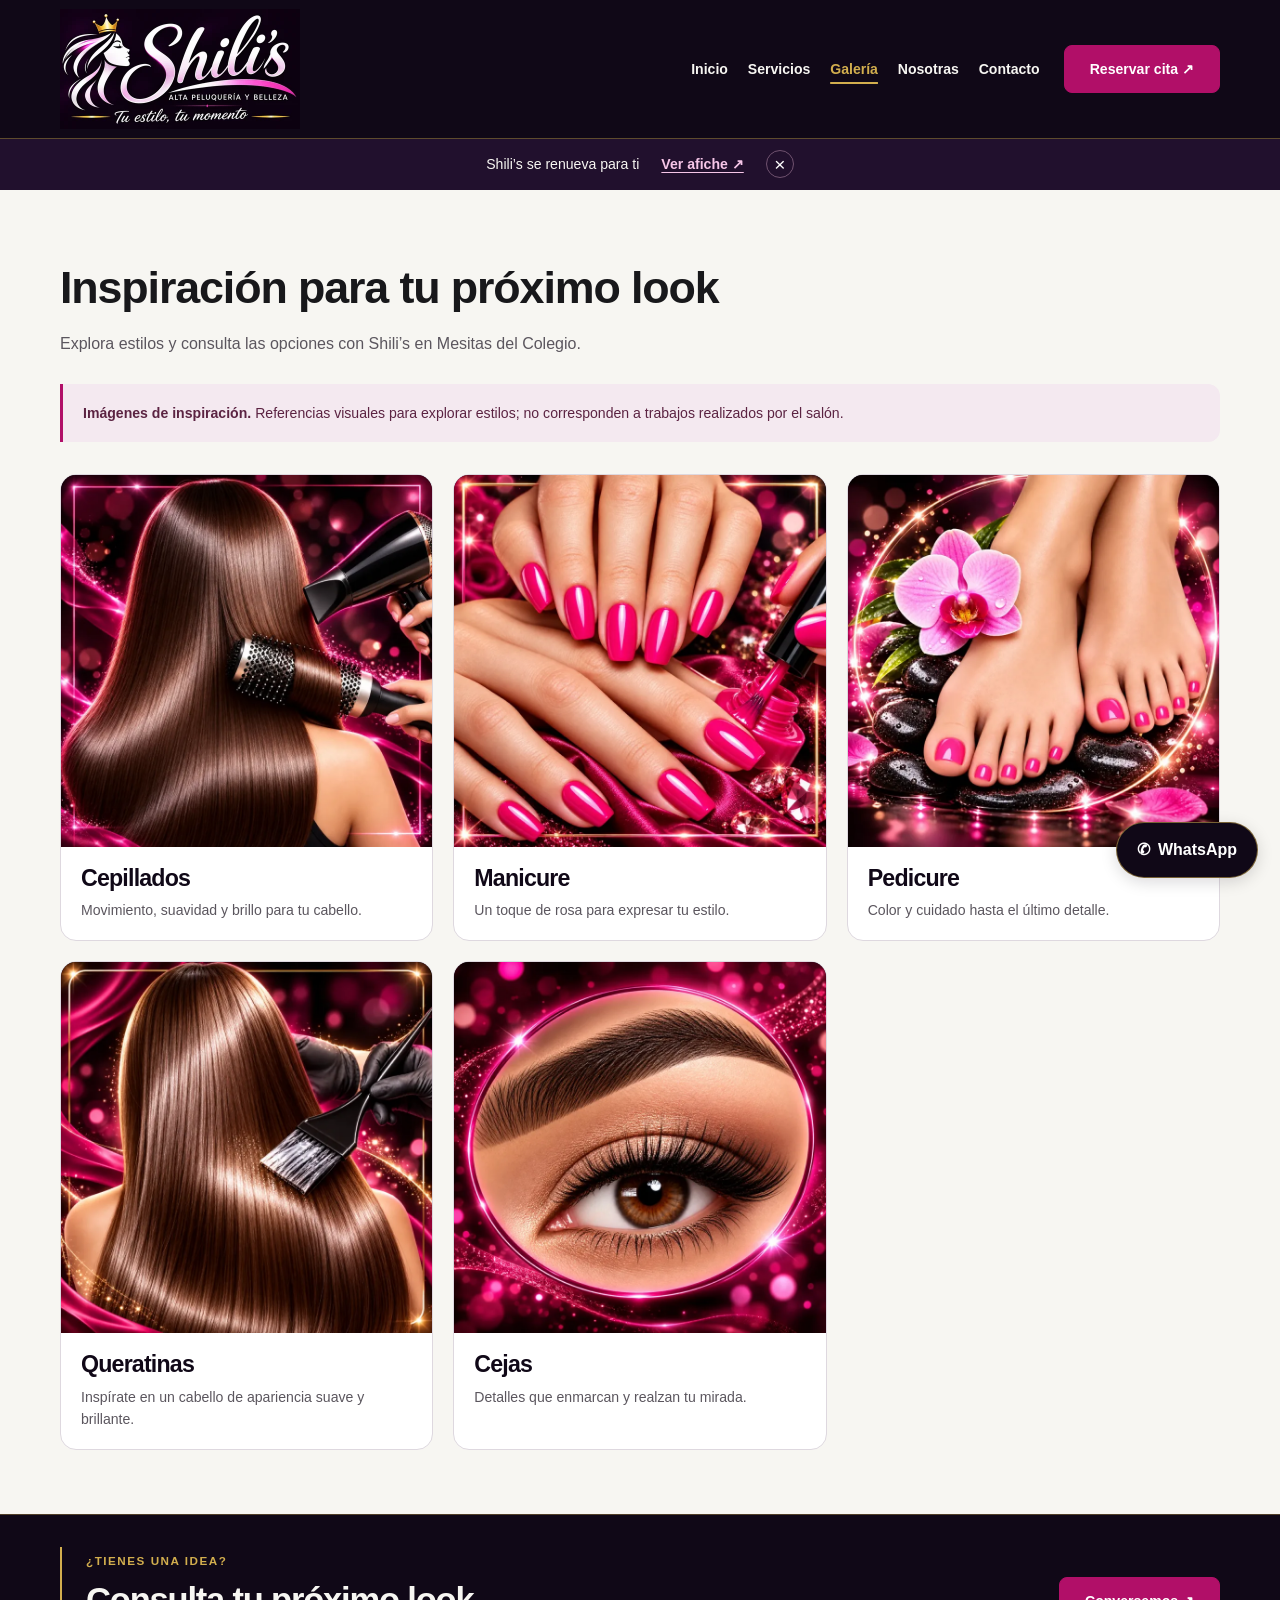
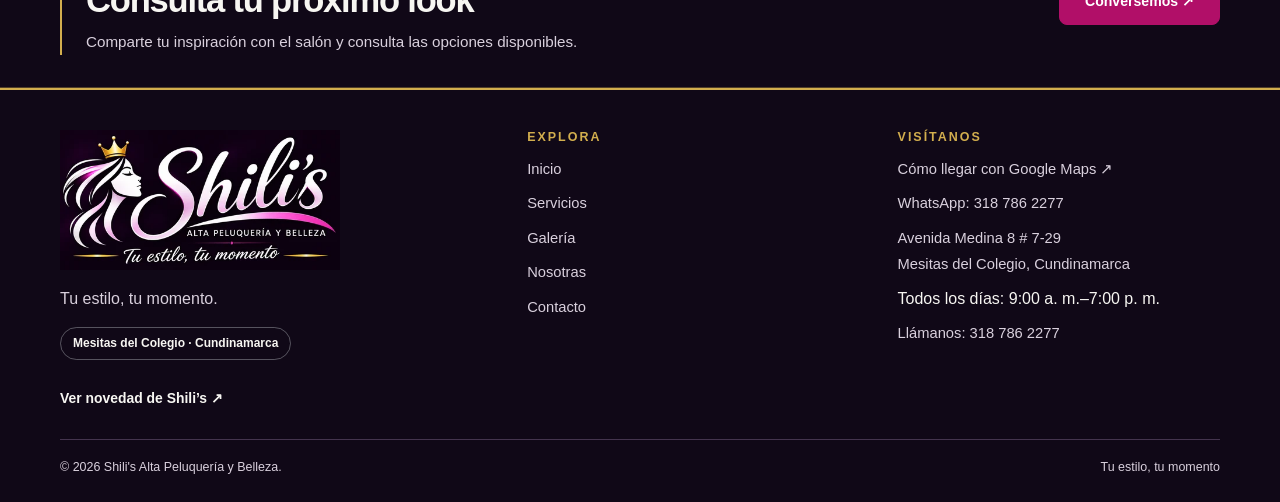
<file: galeria.html>
<!doctype html>
<html lang="es-CO"><head><meta charset="utf-8"><meta http-equiv="Content-Security-Policy" content="default-src 'none'; script-src 'self' 'sha256-lU6l8qSiF5DhdKCNoZY6lnucjyg93v5pjcTv22MkrKA='; style-src 'self'; img-src 'self' data:; font-src 'self'; frame-src https://www.google.com; connect-src 'none'; object-src 'none'; base-uri 'self'; form-action 'none'"><meta name="referrer" content="strict-origin-when-cross-origin"><meta name="viewport" content="width=device-width, initial-scale=1"><meta name="theme-color" content="#100817"><meta name="robots" content="index,follow,max-image-preview:large">
<title>Inspiración de cabello, uñas y belleza | Shili’s Mesitas</title><meta name="description" content="Explora ideas de cabello, manicure, pedicure y cejas. Comparte tu inspiración con Shili’s en Mesitas del Colegio y consulta tu próximo servicio."><link rel="canonical" href="https://shilispeluqueria.com/galeria.html"><link rel="icon" type="image/png" sizes="64x64" href="assets/img/favicon.png"><link rel="apple-touch-icon" sizes="180x180" href="assets/img/apple-touch-icon.png">
<meta property="og:type" content="website"><meta property="og:locale" content="es_CO"><meta property="og:site_name" content="Shili's Alta Peluquería y Belleza"><meta property="og:title" content="Inspiración de cabello, uñas y belleza | Shili’s Mesitas"><meta property="og:description" content="Explora ideas de cabello, manicure, pedicure y cejas. Comparte tu inspiración con Shili’s en Mesitas del Colegio y consulta tu próximo servicio."><meta property="og:url" content="https://shilispeluqueria.com/galeria.html"><meta property="og:image" content="https://shilispeluqueria.com/assets/img/logo-oficial.png"><meta property="og:image:width" content="1774"><meta property="og:image:height" content="887"><meta property="og:image:alt" content="Shili’s Alta Peluquería y Belleza. Tu estilo, tu momento."><meta name="twitter:card" content="summary_large_image"><link rel="stylesheet" href="assets/css/styles.css?v=2.12.0"><script type="application/ld+json">{"@context":"https://schema.org","@graph":[{"@type":"BeautySalon","@id":"https://shilispeluqueria.com/#salon","name":"Shili’s Alta Peluquería y Belleza","url":"https://shilispeluqueria.com/","description":"Peluquería y servicios de belleza en Mesitas del Colegio, Cundinamarca.","telephone":"+573187862277","logo":"https://shilispeluqueria.com/assets/img/logo-oficial.png","image":"https://shilispeluqueria.com/assets/img/logo-oficial.png","hasMap":"https://www.google.com/maps/search/?api=1&query=4.5826933%2C-74.4458986","address":{"@type":"PostalAddress","streetAddress":"Avenida Medina 8 # 7-29","addressLocality":"Mesitas del Colegio","addressRegion":"Cundinamarca","addressCountry":"CO"},"openingHoursSpecification":{"@type":"OpeningHoursSpecification","dayOfWeek":["https://schema.org/Monday","https://schema.org/Tuesday","https://schema.org/Wednesday","https://schema.org/Thursday","https://schema.org/Friday","https://schema.org/Saturday","https://schema.org/Sunday"],"opens":"09:00","closes":"19:00"}},{"@type":"WebSite","@id":"https://shilispeluqueria.com/#website","url":"https://shilispeluqueria.com/","name":"Shili’s Alta Peluquería y Belleza","inLanguage":"es-CO","publisher":{"@id":"https://shilispeluqueria.com/#salon"}},{"@type":"CollectionPage","@id":"https://shilispeluqueria.com/galeria.html#webpage","url":"https://shilispeluqueria.com/galeria.html","name":"Inspiración de cabello, uñas y belleza | Shili’s Mesitas","description":"Explora ideas de cabello, manicure, pedicure y cejas. Comparte tu inspiración con Shili’s en Mesitas del Colegio y consulta tu próximo servicio.","inLanguage":"es-CO","isPartOf":{"@id":"https://shilispeluqueria.com/#website"},"about":{"@id":"https://shilispeluqueria.com/#salon"}},{"@type":"BreadcrumbList","itemListElement":[{"@type":"ListItem","position":1,"name":"Inicio","item":"https://shilispeluqueria.com/"},{"@type":"ListItem","position":2,"name":"Galería","item":"https://shilispeluqueria.com/galeria.html"}]}]}</script><script src="assets/js/main.js?v=2.11.1" defer></script><script src="assets/js/booking.js?v=2.12.0" defer></script><meta name="twitter:title" content="Inspiración de cabello, uñas y belleza | Shili’s Mesitas"><meta name="twitter:description" content="Explora ideas de cabello, manicure, pedicure y cejas. Comparte tu inspiración con Shili’s en Mesitas del Colegio y consulta tu próximo servicio."><meta name="twitter:image" content="https://shilispeluqueria.com/assets/img/logo-oficial.png"></head>
<body><a class="skip-link" href="#contenido">Saltar al contenido</a><header class="nav-shell"><div class="container nav-row"><a href="https://shilispeluqueria.com/" class="logo-link" aria-label="Shili's, ir al inicio"><img src="assets/img/logo-960.webp" srcset="assets/img/logo-480.webp 480w, assets/img/logo-960.webp 960w, assets/img/logo-1774.webp 1774w" sizes="(max-width:600px) 220px, 280px" alt="Shili's Alta Peluquería y Belleza" width="1774" height="887" class="brand-mark"></a><button class="mobile-toggle" type="button" data-menu-toggle aria-expanded="false" aria-controls="main-menu" aria-label="Abrir o cerrar el menú"><span aria-hidden="true">☰</span> Menú</button><nav class="primary-nav" id="main-menu" data-primary-nav aria-label="Navegación principal"><a href="https://shilispeluqueria.com/">Inicio</a><a href="servicios.html">Servicios</a><a href="galeria.html" aria-current="page">Galería</a><a href="nosotros.html">Nosotras</a><a href="contacto.html">Contacto</a><button class="btn mobile-booking" type="button" data-booking-open>Reservar cita ↗</button></nav><button class="btn header-cta" type="button" data-booking-open>Reservar cita ↗</button></div></header><aside class="launch-notice" data-launch-notice aria-label="Novedad de Shili’s"><span>Shili’s se renueva para ti</span><button class="text-link" type="button" data-launch-open>Ver afiche ↗</button><button type="button" class="notice-close" data-notice-close aria-label="Ocultar novedad">×</button></aside>
<main id="contenido"><section class="section"><div class="container"><div class="section-heading"><h1 class="page-title">Inspiración para tu próximo look</h1><p class="lead">Explora estilos y consulta las opciones con Shili’s en Mesitas del Colegio.</p></div><div class="notice gallery-intro"><strong>Imágenes de inspiración.</strong> Referencias visuales para explorar estilos; no corresponden a trabajos realizados por el salón.</div><div class="gallery-grid"><article class="gallery-tile"><img src="assets/img/responsive/cepillado-v3-800.webp" srcset="assets/img/responsive/cepillado-v3-480.webp 480w, assets/img/responsive/cepillado-v3-800.webp 800w, assets/img/responsive/cepillado-v3-1000.webp 1000w" sizes="(max-width:600px) 100vw, 540px" alt="Imagen de inspiración de cepillados" loading="lazy" width="1000" height="1000"><div><h2>Cepillados</h2><p>Movimiento, suavidad y brillo para tu cabello.</p></div></article><article class="gallery-tile"><img src="assets/img/responsive/manicure-v3-800.webp" srcset="assets/img/responsive/manicure-v3-480.webp 480w, assets/img/responsive/manicure-v3-800.webp 800w, assets/img/responsive/manicure-v3-1000.webp 1000w" sizes="(max-width:600px) 100vw, 540px" alt="Imagen de inspiración de manicure" loading="lazy" width="1000" height="1000"><div><h2>Manicure</h2><p>Un toque de rosa para expresar tu estilo.</p></div></article><article class="gallery-tile"><img src="assets/img/responsive/pedicure-v3-800.webp" srcset="assets/img/responsive/pedicure-v3-480.webp 480w, assets/img/responsive/pedicure-v3-800.webp 800w, assets/img/responsive/pedicure-v3-1000.webp 1000w" sizes="(max-width:600px) 100vw, 540px" alt="Imagen de inspiración de pedicure" loading="lazy" width="1000" height="1000"><div><h2>Pedicure</h2><p>Color y cuidado hasta el último detalle.</p></div></article><article class="gallery-tile"><img src="assets/img/responsive/queratina-v3-800.webp" srcset="assets/img/responsive/queratina-v3-480.webp 480w, assets/img/responsive/queratina-v3-800.webp 800w, assets/img/responsive/queratina-v3-1000.webp 1000w" sizes="(max-width:600px) 100vw, 540px" alt="Imagen de inspiración de queratinas" loading="lazy" width="1000" height="1000"><div><h2>Queratinas</h2><p>Inspírate en un cabello de apariencia suave y brillante.</p></div></article><article class="gallery-tile"><img src="assets/img/responsive/cejas-v3-800.webp" srcset="assets/img/responsive/cejas-v3-480.webp 480w, assets/img/responsive/cejas-v3-800.webp 800w, assets/img/responsive/cejas-v3-1000.webp 1000w" sizes="(max-width:600px) 100vw, 540px" alt="Imagen de inspiración de cejas" loading="lazy" width="1000" height="1000"><div><h2>Cejas</h2><p>Detalles que enmarcan y realzan tu mirada.</p></div></article></div></div></section><section class="callout"><div class="container callout-inner"><div><span class="overline">¿Tienes una idea?</span><h2>Consulta tu próximo look</h2><p>Comparte tu inspiración con el salón y consulta las opciones disponibles.</p></div><a class="btn btn-white" href="https://wa.me/573187862277?text=Hola%20Shili%27s%2C%20tengo%20una%20idea%20para%20mi%20pr%C3%B3ximo%20look%20y%20quisiera%20consultar%20opciones" target="_blank" rel="noopener noreferrer">Conversemos ↗</a></div></section></main>
<footer class="footer"><div class="container"><div class="footer-grid"><div><a href="https://shilispeluqueria.com/"><img class="footer-logo" width="1774" height="887" src="assets/img/logo-960.webp" srcset="assets/img/logo-480.webp 480w, assets/img/logo-960.webp 960w, assets/img/logo-1774.webp 1774w" sizes="(max-width:600px) 220px, 280px" loading="lazy" alt="Shili's Alta Peluquería y Belleza"></a><p>Tu estilo, tu momento.</p><span class="pill">Mesitas del Colegio · Cundinamarca</span></div><div><h3>Explora</h3><ul><li><a href="https://shilispeluqueria.com/">Inicio</a></li><li><a href="servicios.html">Servicios</a></li><li><a href="galeria.html">Galería</a></li><li><a href="nosotros.html">Nosotras</a></li><li><a href="contacto.html">Contacto</a></li></ul></div><div><h3>Visítanos</h3><ul><li><a href="https://www.google.com/maps/search/?api=1&amp;query=4.5826933%2C-74.4458986" target="_blank" rel="noopener noreferrer">Cómo llegar con Google Maps ↗</a></li><li><a href="https://wa.me/573187862277?text=Hola%20Shili%27s%2C%20quiero%20consultar%20una%20cita" target="_blank" rel="noopener noreferrer">WhatsApp: 318 786 2277</a></li><li><a href="contacto.html">Avenida Medina 8 # 7-29<br>Mesitas del Colegio, Cundinamarca</a></li><li>Todos los días: 9:00 a. m.–7:00 p. m.</li><li><a href="tel:+573187862277">Llámanos: 318 786 2277</a></li></ul></div></div><div class="footer-announcement"><button type="button" class="text-link" data-launch-open>Ver novedad de Shili’s ↗</button></div><div class="footer-bottom"><span>© <span data-year>2026</span> Shili's Alta Peluquería y Belleza.</span><span>Tu estilo, tu momento</span></div></div></footer><a class="wa-float" href="https://wa.me/573187862277?text=Hola%20Shili%27s%2C%20me%20gustar%C3%ADa%20reservar%20una%20cita" target="_blank" rel="noopener noreferrer" aria-label="Contactar y reservar cita por WhatsApp"><span aria-hidden="true">✆</span> WhatsApp</a><dialog class="booking-dialog" id="agenda-tu-momento" aria-labelledby="booking-title"><button class="booking-close" type="button" data-booking-close aria-label="Cerrar reserva">×</button><div class="booking-content"><div class="overline">Shili’s · Citas</div><h2 id="booking-title" class="contact-title">Agenda tu momento</h2><p>Completa estos datos y abriremos WhatsApp con tu solicitud. <strong>No se almacena información en esta página.</strong> El turno se confirma directamente con el salón.</p><form id="reservation-form" class="reservation-form"><div class="field"><label for="nombre">Nombre completo *</label><input type="text" name="nombre" id="nombre" autocomplete="name" required minlength="3" maxlength="100" placeholder="Escribe tu nombre y apellidos"></div><div class="field"><label for="servicio">Servicio de interés *</label><select name="servicio" id="servicio" required><option value="">Selecciona una opción</option><option value="Cepillados">Cepillados</option><option value="Manicure">Manicure</option><option value="Pedicure">Pedicure</option><option value="Queratinas">Queratinas</option><option value="Cejas">Cejas</option><option value="Depilación de piernas">Depilación de piernas</option><option value="Depilación de bikini">Depilación de bikini</option><option value="Mechas">Mechas</option><option value="Rollitos">Rollitos</option><option value="Cejas en henna">Cejas en henna</option><option value="Pestañas punto a punto">Pestañas punto a punto</option><option value="Peinados para ocasiones especiales">Peinados para ocasiones especiales</option><option value="Peinados para niñas">Peinados para niñas</option><option value="Corte">Corte</option><option value="Otro servicio">Otro servicio</option></select></div><div class="form-row"><div class="field"><label for="fecha">Fecha preferida (opcional)</label><input type="date" name="fecha" id="fecha"></div><div class="field"><label for="hora">Hora preferida *</label><input type="time" name="hora" id="hora" required aria-describedby="hora-ayuda"></div></div><p class="fineprint field-help" id="hora-ayuda">Indica la hora que prefieres. El salón confirmará si está disponible.</p><div class="field"><label for="mensaje">¿Algún detalle adicional? (opcional)</label><textarea name="mensaje" id="mensaje" maxlength="500" placeholder="Cuéntanos qué necesitas..."></textarea></div><button class="btn" type="submit" data-booking-submit disabled>Enviar consulta por WhatsApp ↗</button><p class="fineprint">Se abrirá WhatsApp; revisa el mensaje y envíalo para contactar al salón. La disponibilidad está sujeta a confirmación.</p></form></div></dialog><dialog class="launch-dialog" id="novedad-shilis" aria-labelledby="launch-title"><div class="launch-panel"><h2 id="launch-title" class="sr-only">Shili’s se renueva para ti</h2><button class="launch-close" type="button" data-launch-close aria-label="Cerrar anuncio">×</button><img src="assets/img/responsive/shilis-renovacion-2026-768.webp" srcset="assets/img/responsive/shilis-renovacion-2026-480.webp 480w, assets/img/responsive/shilis-renovacion-2026-768.webp 768w, assets/img/responsive/shilis-renovacion-2026-1024.webp 1024w" sizes="(max-width:480px) 92vw, 450px" width="1024" height="1536" loading="lazy" decoding="async" alt="Shili’s se renueva para ti. Nuevo look, nueva imagen y nueva página web. La misma pasión por tu belleza, ahora con una experiencia renovada. Muy pronto. Mesitas del Colegio, Cundinamarca."><div class="launch-actions"><button class="btn" type="button" data-launch-close>Conocer la web</button><a href="assets/img/shilis-renovacion-2026.png" target="_blank" rel="noopener noreferrer">Ver afiche completo ↗</a></div></div></dialog></body></html>
</file>
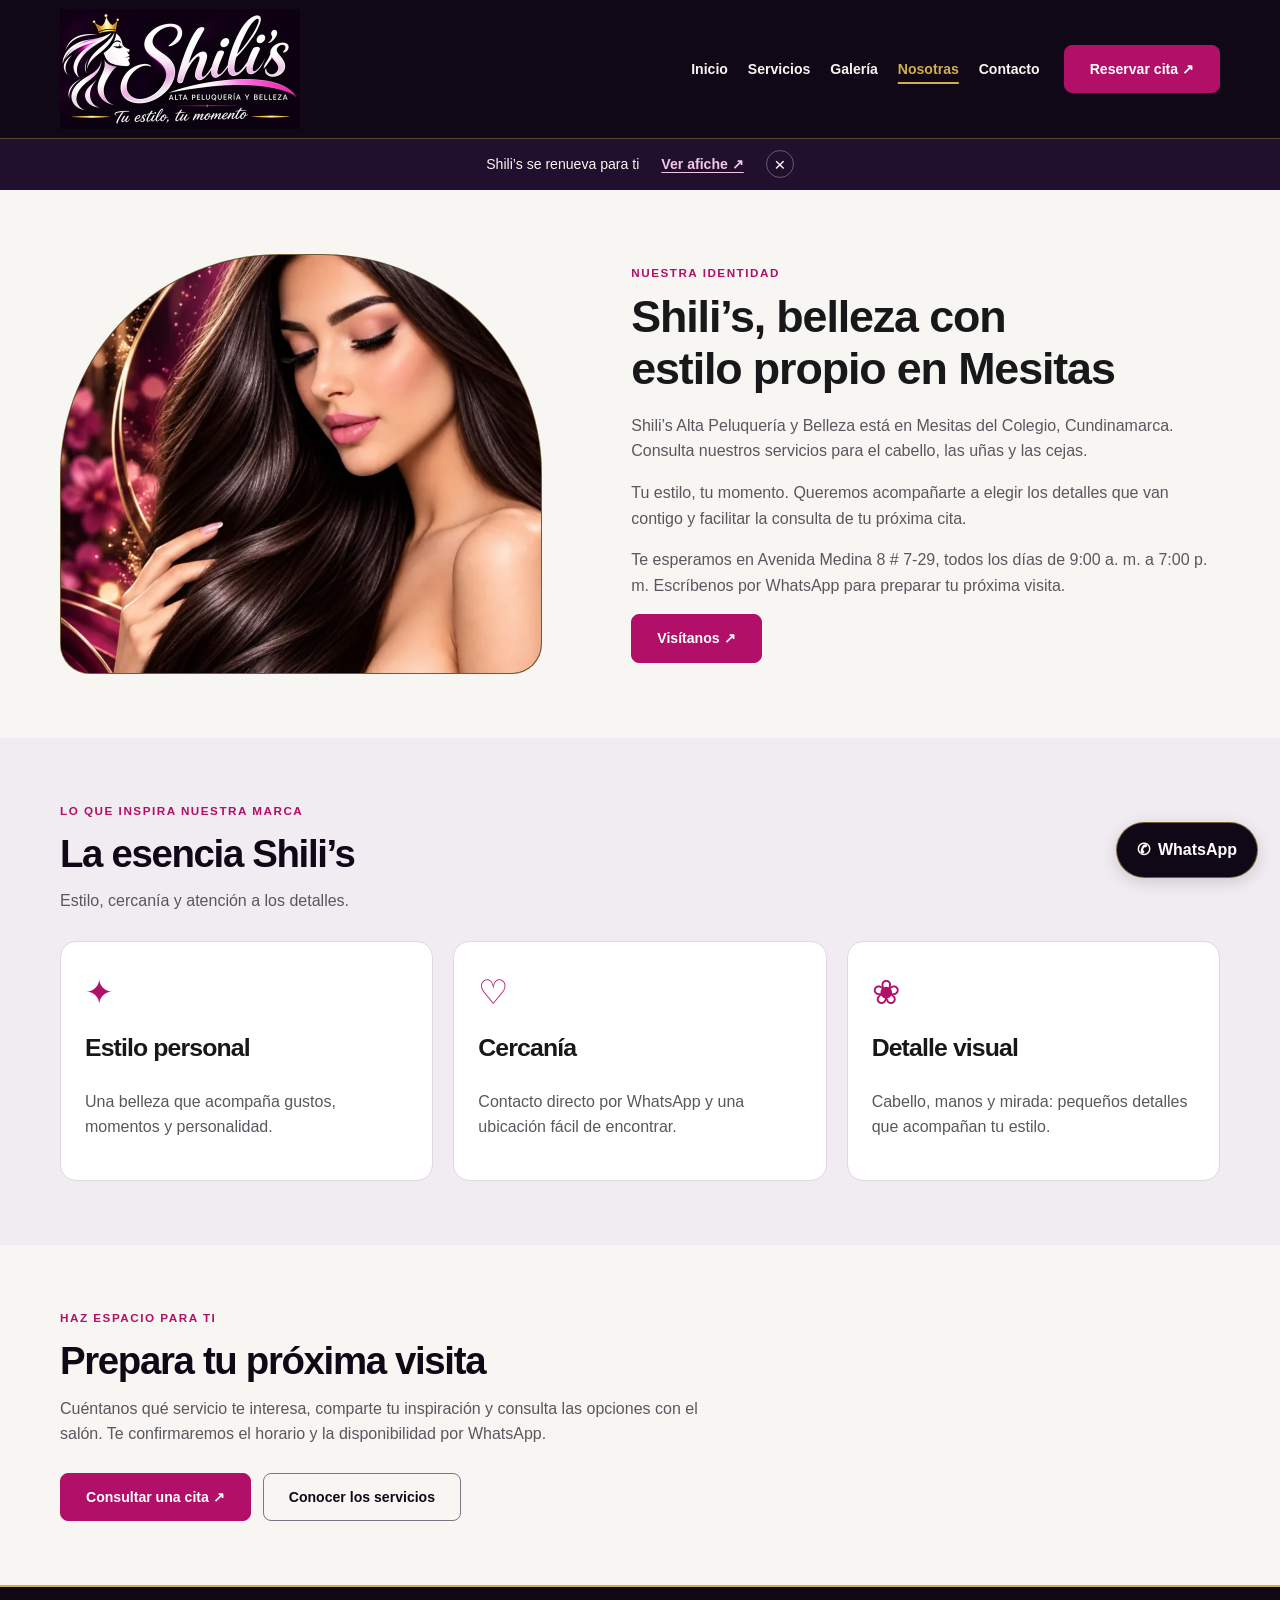
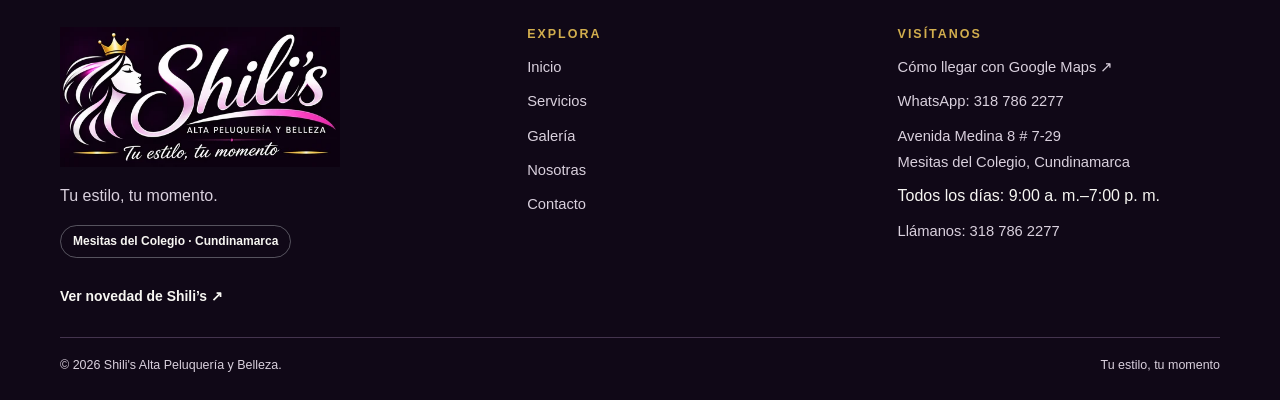
<file: nosotros.html>
<!doctype html>
<html lang="es-CO"><head><meta charset="utf-8"><meta http-equiv="Content-Security-Policy" content="default-src 'none'; script-src 'self' 'sha256-rG5rFTZd7v4g2vVJok36I0mqlF3aaT5+TnalPyH7fY0='; style-src 'self'; img-src 'self' data:; font-src 'self'; frame-src https://www.google.com; connect-src 'none'; object-src 'none'; base-uri 'self'; form-action 'none'"><meta name="referrer" content="strict-origin-when-cross-origin"><meta name="viewport" content="width=device-width, initial-scale=1"><meta name="theme-color" content="#100817"><meta name="robots" content="index,follow,max-image-preview:large">
<title>Shili’s Alta Peluquería y Belleza en Mesitas del Colegio</title><meta name="description" content="Conoce Shili’s: tu estilo, tu momento. Peluquería y belleza en Mesitas del Colegio, Cundinamarca. Visítanos en Avenida Medina 8 # 7-29."><link rel="canonical" href="https://shilispeluqueria.com/nosotros.html"><link rel="icon" type="image/png" sizes="64x64" href="assets/img/favicon.png"><link rel="apple-touch-icon" sizes="180x180" href="assets/img/apple-touch-icon.png">
<meta property="og:type" content="website"><meta property="og:locale" content="es_CO"><meta property="og:site_name" content="Shili's Alta Peluquería y Belleza"><meta property="og:title" content="Shili’s Alta Peluquería y Belleza en Mesitas del Colegio"><meta property="og:description" content="Conoce Shili’s: tu estilo, tu momento. Peluquería y belleza en Mesitas del Colegio, Cundinamarca. Visítanos en Avenida Medina 8 # 7-29."><meta property="og:url" content="https://shilispeluqueria.com/nosotros.html"><meta property="og:image" content="https://shilispeluqueria.com/assets/img/logo-oficial.png"><meta property="og:image:width" content="1774"><meta property="og:image:height" content="887"><meta property="og:image:alt" content="Shili’s Alta Peluquería y Belleza. Tu estilo, tu momento."><meta name="twitter:card" content="summary_large_image"><link rel="stylesheet" href="assets/css/styles.css?v=2.12.0"><script type="application/ld+json">{"@context":"https://schema.org","@graph":[{"@type":"BeautySalon","@id":"https://shilispeluqueria.com/#salon","name":"Shili’s Alta Peluquería y Belleza","url":"https://shilispeluqueria.com/","description":"Peluquería y servicios de belleza en Mesitas del Colegio, Cundinamarca.","telephone":"+573187862277","logo":"https://shilispeluqueria.com/assets/img/logo-oficial.png","image":"https://shilispeluqueria.com/assets/img/logo-oficial.png","hasMap":"https://www.google.com/maps/search/?api=1&query=4.5826933%2C-74.4458986","address":{"@type":"PostalAddress","streetAddress":"Avenida Medina 8 # 7-29","addressLocality":"Mesitas del Colegio","addressRegion":"Cundinamarca","addressCountry":"CO"},"openingHoursSpecification":{"@type":"OpeningHoursSpecification","dayOfWeek":["https://schema.org/Monday","https://schema.org/Tuesday","https://schema.org/Wednesday","https://schema.org/Thursday","https://schema.org/Friday","https://schema.org/Saturday","https://schema.org/Sunday"],"opens":"09:00","closes":"19:00"}},{"@type":"WebSite","@id":"https://shilispeluqueria.com/#website","url":"https://shilispeluqueria.com/","name":"Shili’s Alta Peluquería y Belleza","inLanguage":"es-CO","publisher":{"@id":"https://shilispeluqueria.com/#salon"}},{"@type":"AboutPage","@id":"https://shilispeluqueria.com/nosotros.html#webpage","url":"https://shilispeluqueria.com/nosotros.html","name":"Shili’s Alta Peluquería y Belleza en Mesitas del Colegio","description":"Conoce Shili’s: tu estilo, tu momento. Peluquería y belleza en Mesitas del Colegio, Cundinamarca. Visítanos en Avenida Medina 8 # 7-29.","inLanguage":"es-CO","isPartOf":{"@id":"https://shilispeluqueria.com/#website"},"about":{"@id":"https://shilispeluqueria.com/#salon"}},{"@type":"BreadcrumbList","itemListElement":[{"@type":"ListItem","position":1,"name":"Inicio","item":"https://shilispeluqueria.com/"},{"@type":"ListItem","position":2,"name":"Nosotras","item":"https://shilispeluqueria.com/nosotros.html"}]}]}</script><script src="assets/js/main.js?v=2.11.1" defer></script><script src="assets/js/booking.js?v=2.12.0" defer></script><meta name="twitter:title" content="Shili’s Alta Peluquería y Belleza en Mesitas del Colegio"><meta name="twitter:description" content="Conoce Shili’s: tu estilo, tu momento. Peluquería y belleza en Mesitas del Colegio, Cundinamarca. Visítanos en Avenida Medina 8 # 7-29."><meta name="twitter:image" content="https://shilispeluqueria.com/assets/img/logo-oficial.png"></head>
<body><a class="skip-link" href="#contenido">Saltar al contenido</a><header class="nav-shell"><div class="container nav-row"><a href="https://shilispeluqueria.com/" class="logo-link" aria-label="Shili's, ir al inicio"><img src="assets/img/logo-960.webp" srcset="assets/img/logo-480.webp 480w, assets/img/logo-960.webp 960w, assets/img/logo-1774.webp 1774w" sizes="(max-width:600px) 220px, 280px" alt="Shili's Alta Peluquería y Belleza" width="1774" height="887" class="brand-mark"></a><button class="mobile-toggle" type="button" data-menu-toggle aria-expanded="false" aria-controls="main-menu" aria-label="Abrir o cerrar el menú"><span aria-hidden="true">☰</span> Menú</button><nav class="primary-nav" id="main-menu" data-primary-nav aria-label="Navegación principal"><a href="https://shilispeluqueria.com/">Inicio</a><a href="servicios.html">Servicios</a><a href="galeria.html">Galería</a><a href="nosotros.html" aria-current="page">Nosotras</a><a href="contacto.html">Contacto</a><button class="btn mobile-booking" type="button" data-booking-open>Reservar cita ↗</button></nav><button class="btn header-cta" type="button" data-booking-open>Reservar cita ↗</button></div></header><aside class="launch-notice" data-launch-notice aria-label="Novedad de Shili’s"><span>Shili’s se renueva para ti</span><button class="text-link" type="button" data-launch-open>Ver afiche ↗</button><button type="button" class="notice-close" data-notice-close aria-label="Ocultar novedad">×</button></aside>
<main id="contenido"><section class="section"><div class="container split"><div class="editorial-image"><img src="assets/img/responsive/portada-v3-720.webp" srcset="assets/img/responsive/portada-v3-480.webp 480w, assets/img/responsive/portada-v3-720.webp 720w, assets/img/responsive/portada-v3-933.webp 933w" sizes="(max-width:600px) 100vw, 560px" alt="Imagen de inspiración de cabello largo y brillante" width="933" height="1400" loading="lazy"></div><div><div class="overline">Nuestra identidad</div><h1 class="page-title">Shili’s, belleza con estilo propio en Mesitas</h1><p>Shili’s Alta Peluquería y Belleza está en Mesitas del Colegio, Cundinamarca. Consulta nuestros servicios para el cabello, las uñas y las cejas.</p><p>Tu estilo, tu momento. Queremos acompañarte a elegir los detalles que van contigo y facilitar la consulta de tu próxima cita.</p><p>Te esperamos en Avenida Medina 8 # 7-29, todos los días de 9:00 a. m. a 7:00 p. m. Escríbenos por WhatsApp para preparar tu próxima visita.</p><a class="btn" href="contacto.html">Visítanos ↗</a></div></div></section><section class="section section-alt"><div class="container"><div class="section-heading"><div class="overline">Lo que inspira nuestra marca</div><h2>La esencia Shili’s</h2><p class="lead">Estilo, cercanía y atención a los detalles.</p></div><div class="values"><div class="value"><div class="symbol" aria-hidden="true">✦</div><h3>Estilo personal</h3><p>Una belleza que acompaña gustos, momentos y personalidad.</p></div><div class="value"><div class="symbol" aria-hidden="true">♡</div><h3>Cercanía</h3><p>Contacto directo por WhatsApp y una ubicación fácil de encontrar.</p></div><div class="value"><div class="symbol" aria-hidden="true">❀</div><h3>Detalle visual</h3><p>Cabello, manos y mirada: pequeños detalles que acompañan tu estilo.</p></div></div></div></section><section class="section"><div class="container"><div class="section-heading"><div class="overline">Haz espacio para ti</div><h2>Prepara tu próxima visita</h2><p>Cuéntanos qué servicio te interesa, comparte tu inspiración y consulta las opciones con el salón. Te confirmaremos el horario y la disponibilidad por WhatsApp.</p></div><div class="button-group"><button class="btn" type="button" data-booking-open>Consultar una cita ↗</button><a class="btn btn-outline" href="servicios.html">Conocer los servicios</a></div></div></section></main>
<footer class="footer"><div class="container"><div class="footer-grid"><div><a href="https://shilispeluqueria.com/"><img class="footer-logo" width="1774" height="887" src="assets/img/logo-960.webp" srcset="assets/img/logo-480.webp 480w, assets/img/logo-960.webp 960w, assets/img/logo-1774.webp 1774w" sizes="(max-width:600px) 220px, 280px" loading="lazy" alt="Shili's Alta Peluquería y Belleza"></a><p>Tu estilo, tu momento.</p><span class="pill">Mesitas del Colegio · Cundinamarca</span></div><div><h3>Explora</h3><ul><li><a href="https://shilispeluqueria.com/">Inicio</a></li><li><a href="servicios.html">Servicios</a></li><li><a href="galeria.html">Galería</a></li><li><a href="nosotros.html">Nosotras</a></li><li><a href="contacto.html">Contacto</a></li></ul></div><div><h3>Visítanos</h3><ul><li><a href="https://www.google.com/maps/search/?api=1&amp;query=4.5826933%2C-74.4458986" target="_blank" rel="noopener noreferrer">Cómo llegar con Google Maps ↗</a></li><li><a href="https://wa.me/573187862277?text=Hola%20Shili%27s%2C%20quiero%20consultar%20una%20cita" target="_blank" rel="noopener noreferrer">WhatsApp: 318 786 2277</a></li><li><a href="contacto.html">Avenida Medina 8 # 7-29<br>Mesitas del Colegio, Cundinamarca</a></li><li>Todos los días: 9:00 a. m.–7:00 p. m.</li><li><a href="tel:+573187862277">Llámanos: 318 786 2277</a></li></ul></div></div><div class="footer-announcement"><button type="button" class="text-link" data-launch-open>Ver novedad de Shili’s ↗</button></div><div class="footer-bottom"><span>© <span data-year>2026</span> Shili's Alta Peluquería y Belleza.</span><span>Tu estilo, tu momento</span></div></div></footer><a class="wa-float" href="https://wa.me/573187862277?text=Hola%20Shili%27s%2C%20me%20gustar%C3%ADa%20reservar%20una%20cita" target="_blank" rel="noopener noreferrer" aria-label="Contactar y reservar cita por WhatsApp"><span aria-hidden="true">✆</span> WhatsApp</a><dialog class="booking-dialog" id="agenda-tu-momento" aria-labelledby="booking-title"><button class="booking-close" type="button" data-booking-close aria-label="Cerrar reserva">×</button><div class="booking-content"><div class="overline">Shili’s · Citas</div><h2 id="booking-title" class="contact-title">Agenda tu momento</h2><p>Completa estos datos y abriremos WhatsApp con tu solicitud. <strong>No se almacena información en esta página.</strong> El turno se confirma directamente con el salón.</p><form id="reservation-form" class="reservation-form"><div class="field"><label for="nombre">Nombre completo *</label><input type="text" name="nombre" id="nombre" autocomplete="name" required minlength="3" maxlength="100" placeholder="Escribe tu nombre y apellidos"></div><div class="field"><label for="servicio">Servicio de interés *</label><select name="servicio" id="servicio" required><option value="">Selecciona una opción</option><option value="Cepillados">Cepillados</option><option value="Manicure">Manicure</option><option value="Pedicure">Pedicure</option><option value="Queratinas">Queratinas</option><option value="Cejas">Cejas</option><option value="Depilación de piernas">Depilación de piernas</option><option value="Depilación de bikini">Depilación de bikini</option><option value="Mechas">Mechas</option><option value="Rollitos">Rollitos</option><option value="Cejas en henna">Cejas en henna</option><option value="Pestañas punto a punto">Pestañas punto a punto</option><option value="Peinados para ocasiones especiales">Peinados para ocasiones especiales</option><option value="Peinados para niñas">Peinados para niñas</option><option value="Corte">Corte</option><option value="Otro servicio">Otro servicio</option></select></div><div class="form-row"><div class="field"><label for="fecha">Fecha preferida (opcional)</label><input type="date" name="fecha" id="fecha"></div><div class="field"><label for="hora">Hora preferida *</label><input type="time" name="hora" id="hora" required aria-describedby="hora-ayuda"></div></div><p class="fineprint field-help" id="hora-ayuda">Indica la hora que prefieres. El salón confirmará si está disponible.</p><div class="field"><label for="mensaje">¿Algún detalle adicional? (opcional)</label><textarea name="mensaje" id="mensaje" maxlength="500" placeholder="Cuéntanos qué necesitas..."></textarea></div><button class="btn" type="submit" data-booking-submit disabled>Enviar consulta por WhatsApp ↗</button><p class="fineprint">Se abrirá WhatsApp; revisa el mensaje y envíalo para contactar al salón. La disponibilidad está sujeta a confirmación.</p></form></div></dialog><dialog class="launch-dialog" id="novedad-shilis" aria-labelledby="launch-title"><div class="launch-panel"><h2 id="launch-title" class="sr-only">Shili’s se renueva para ti</h2><button class="launch-close" type="button" data-launch-close aria-label="Cerrar anuncio">×</button><img src="assets/img/responsive/shilis-renovacion-2026-768.webp" srcset="assets/img/responsive/shilis-renovacion-2026-480.webp 480w, assets/img/responsive/shilis-renovacion-2026-768.webp 768w, assets/img/responsive/shilis-renovacion-2026-1024.webp 1024w" sizes="(max-width:480px) 92vw, 450px" width="1024" height="1536" loading="lazy" decoding="async" alt="Shili’s se renueva para ti. Nuevo look, nueva imagen y nueva página web. La misma pasión por tu belleza, ahora con una experiencia renovada. Muy pronto. Mesitas del Colegio, Cundinamarca."><div class="launch-actions"><button class="btn" type="button" data-launch-close>Conocer la web</button><a href="assets/img/shilis-renovacion-2026.png" target="_blank" rel="noopener noreferrer">Ver afiche completo ↗</a></div></div></dialog></body></html>
</file>
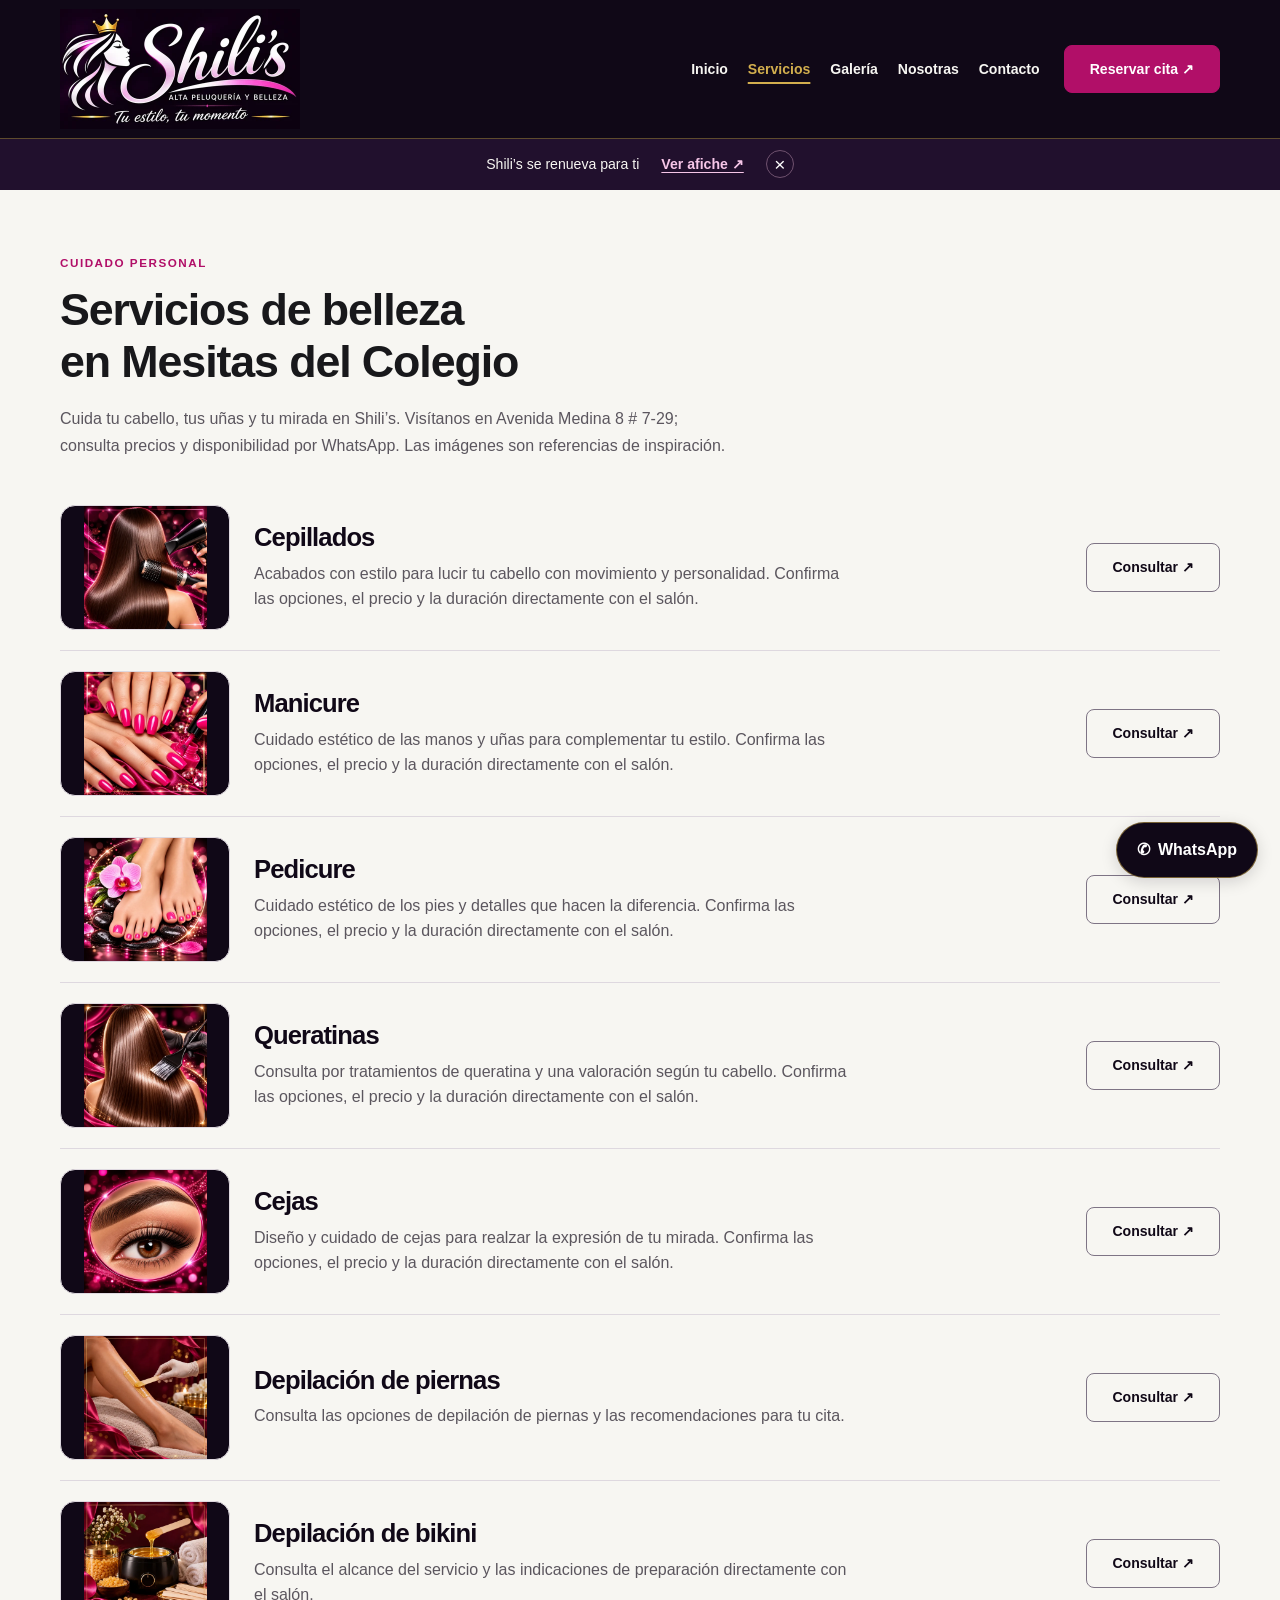
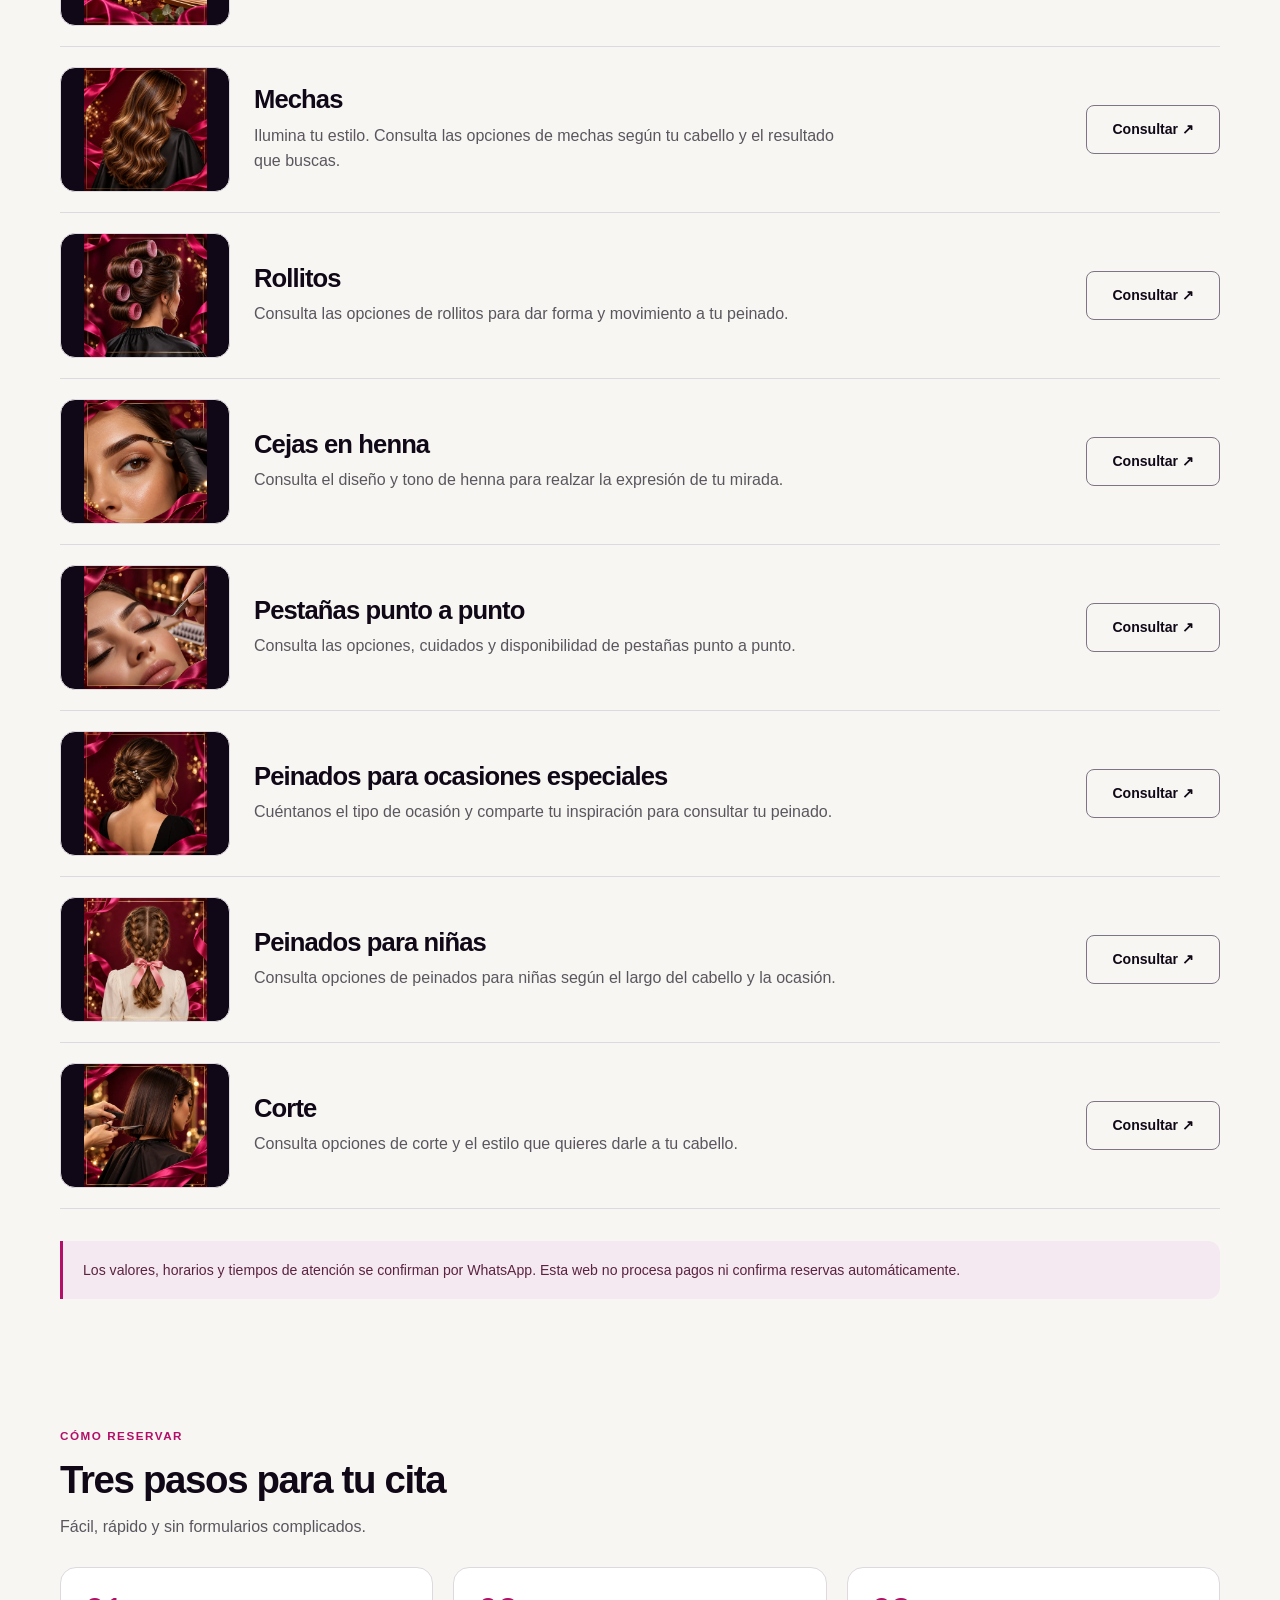
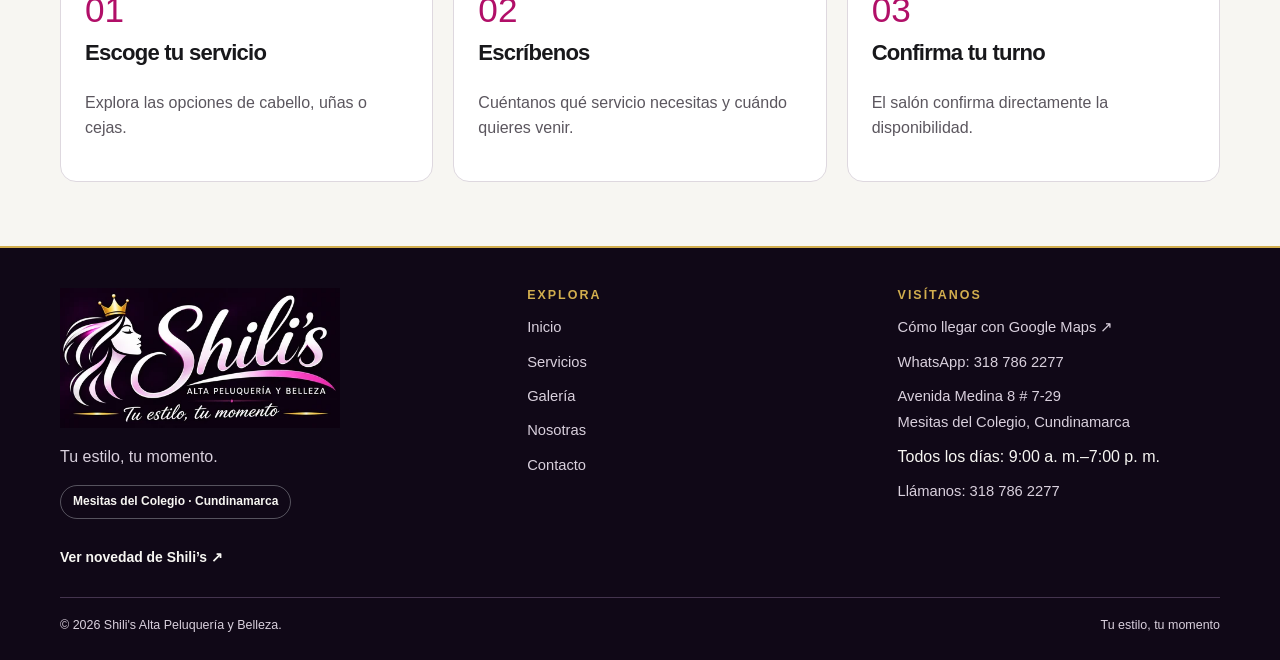
<file: servicios.html>
<!doctype html>
<html lang="es-CO"><head><meta charset="utf-8"><meta http-equiv="Content-Security-Policy" content="default-src 'none'; script-src 'self' 'sha256-hm2Hk+Vxh++zIUAJg07NS5RX/gaaLwN6GINPXf3VFvo='; style-src 'self'; img-src 'self' data:; font-src 'self'; frame-src https://www.google.com; connect-src 'none'; object-src 'none'; base-uri 'self'; form-action 'none'"><meta name="referrer" content="strict-origin-when-cross-origin"><meta name="viewport" content="width=device-width, initial-scale=1"><meta name="theme-color" content="#100817"><meta name="robots" content="index,follow,max-image-preview:large">
<title>Servicios de peluquería y belleza en Mesitas | Shili’s</title><meta name="description" content="Descubre cepillados, cortes, queratinas, manicure, pedicure, cejas y peinados en Shili’s, Mesitas del Colegio. Consulta precios y citas por WhatsApp."><link rel="canonical" href="https://shilispeluqueria.com/servicios.html"><link rel="icon" type="image/png" sizes="64x64" href="assets/img/favicon.png"><link rel="apple-touch-icon" sizes="180x180" href="assets/img/apple-touch-icon.png">
<meta property="og:type" content="website"><meta property="og:locale" content="es_CO"><meta property="og:site_name" content="Shili's Alta Peluquería y Belleza"><meta property="og:title" content="Servicios de peluquería y belleza en Mesitas | Shili’s"><meta property="og:description" content="Descubre cepillados, cortes, queratinas, manicure, pedicure, cejas y peinados en Shili’s, Mesitas del Colegio. Consulta precios y citas por WhatsApp."><meta property="og:url" content="https://shilispeluqueria.com/servicios.html"><meta property="og:image" content="https://shilispeluqueria.com/assets/img/logo-oficial.png"><meta property="og:image:width" content="1774"><meta property="og:image:height" content="887"><meta property="og:image:alt" content="Shili’s Alta Peluquería y Belleza. Tu estilo, tu momento."><meta name="twitter:card" content="summary_large_image"><link rel="stylesheet" href="assets/css/styles.css?v=2.12.0"><script type="application/ld+json">{"@context":"https://schema.org","@graph":[{"@type":"BeautySalon","@id":"https://shilispeluqueria.com/#salon","name":"Shili’s Alta Peluquería y Belleza","url":"https://shilispeluqueria.com/","description":"Peluquería y servicios de belleza en Mesitas del Colegio, Cundinamarca.","telephone":"+573187862277","logo":"https://shilispeluqueria.com/assets/img/logo-oficial.png","image":"https://shilispeluqueria.com/assets/img/logo-oficial.png","hasMap":"https://www.google.com/maps/search/?api=1&query=4.5826933%2C-74.4458986","address":{"@type":"PostalAddress","streetAddress":"Avenida Medina 8 # 7-29","addressLocality":"Mesitas del Colegio","addressRegion":"Cundinamarca","addressCountry":"CO"},"openingHoursSpecification":{"@type":"OpeningHoursSpecification","dayOfWeek":["https://schema.org/Monday","https://schema.org/Tuesday","https://schema.org/Wednesday","https://schema.org/Thursday","https://schema.org/Friday","https://schema.org/Saturday","https://schema.org/Sunday"],"opens":"09:00","closes":"19:00"},"hasOfferCatalog":{"@type":"OfferCatalog","name":"Servicios de Shili’s","itemListElement":[{"@type":"Offer","itemOffered":{"@type":"Service","@id":"https://shilispeluqueria.com/servicios.html#cepillado","name":"Cepillados","description":"Acabados con estilo para lucir tu cabello con movimiento y personalidad. Confirma las opciones, el precio y la duración directamente con el salón.","url":"https://shilispeluqueria.com/servicios.html#cepillado","provider":{"@id":"https://shilispeluqueria.com/#salon"},"areaServed":"Mesitas del Colegio, Cundinamarca"}},{"@type":"Offer","itemOffered":{"@type":"Service","@id":"https://shilispeluqueria.com/servicios.html#manicure","name":"Manicure","description":"Cuidado estético de las manos y uñas para complementar tu estilo. Confirma las opciones, el precio y la duración directamente con el salón.","url":"https://shilispeluqueria.com/servicios.html#manicure","provider":{"@id":"https://shilispeluqueria.com/#salon"},"areaServed":"Mesitas del Colegio, Cundinamarca"}},{"@type":"Offer","itemOffered":{"@type":"Service","@id":"https://shilispeluqueria.com/servicios.html#pedicure","name":"Pedicure","description":"Cuidado estético de los pies y detalles que hacen la diferencia. Confirma las opciones, el precio y la duración directamente con el salón.","url":"https://shilispeluqueria.com/servicios.html#pedicure","provider":{"@id":"https://shilispeluqueria.com/#salon"},"areaServed":"Mesitas del Colegio, Cundinamarca"}},{"@type":"Offer","itemOffered":{"@type":"Service","@id":"https://shilispeluqueria.com/servicios.html#queratina","name":"Queratinas","description":"Consulta por tratamientos de queratina y una valoración según tu cabello. Confirma las opciones, el precio y la duración directamente con el salón.","url":"https://shilispeluqueria.com/servicios.html#queratina","provider":{"@id":"https://shilispeluqueria.com/#salon"},"areaServed":"Mesitas del Colegio, Cundinamarca"}},{"@type":"Offer","itemOffered":{"@type":"Service","@id":"https://shilispeluqueria.com/servicios.html#cejas","name":"Cejas","description":"Diseño y cuidado de cejas para realzar la expresión de tu mirada. Confirma las opciones, el precio y la duración directamente con el salón.","url":"https://shilispeluqueria.com/servicios.html#cejas","provider":{"@id":"https://shilispeluqueria.com/#salon"},"areaServed":"Mesitas del Colegio, Cundinamarca"}},{"@type":"Offer","itemOffered":{"@type":"Service","@id":"https://shilispeluqueria.com/servicios.html#depilacion-piernas","name":"Depilación de piernas","description":"Consulta las opciones de depilación de piernas y las recomendaciones para tu cita.","url":"https://shilispeluqueria.com/servicios.html#depilacion-piernas","provider":{"@id":"https://shilispeluqueria.com/#salon"},"areaServed":"Mesitas del Colegio, Cundinamarca"}},{"@type":"Offer","itemOffered":{"@type":"Service","@id":"https://shilispeluqueria.com/servicios.html#depilacion-bikini","name":"Depilación de bikini","description":"Consulta el alcance del servicio y las indicaciones de preparación directamente con el salón.","url":"https://shilispeluqueria.com/servicios.html#depilacion-bikini","provider":{"@id":"https://shilispeluqueria.com/#salon"},"areaServed":"Mesitas del Colegio, Cundinamarca"}},{"@type":"Offer","itemOffered":{"@type":"Service","@id":"https://shilispeluqueria.com/servicios.html#mechas","name":"Mechas","description":"Ilumina tu estilo. Consulta las opciones de mechas según tu cabello y el resultado que buscas.","url":"https://shilispeluqueria.com/servicios.html#mechas","provider":{"@id":"https://shilispeluqueria.com/#salon"},"areaServed":"Mesitas del Colegio, Cundinamarca"}},{"@type":"Offer","itemOffered":{"@type":"Service","@id":"https://shilispeluqueria.com/servicios.html#rollitos","name":"Rollitos","description":"Consulta las opciones de rollitos para dar forma y movimiento a tu peinado.","url":"https://shilispeluqueria.com/servicios.html#rollitos","provider":{"@id":"https://shilispeluqueria.com/#salon"},"areaServed":"Mesitas del Colegio, Cundinamarca"}},{"@type":"Offer","itemOffered":{"@type":"Service","@id":"https://shilispeluqueria.com/servicios.html#cejas-henna","name":"Cejas en henna","description":"Consulta el diseño y tono de henna para realzar la expresión de tu mirada.","url":"https://shilispeluqueria.com/servicios.html#cejas-henna","provider":{"@id":"https://shilispeluqueria.com/#salon"},"areaServed":"Mesitas del Colegio, Cundinamarca"}},{"@type":"Offer","itemOffered":{"@type":"Service","@id":"https://shilispeluqueria.com/servicios.html#pestanas-punto","name":"Pestañas punto a punto","description":"Consulta las opciones, cuidados y disponibilidad de pestañas punto a punto.","url":"https://shilispeluqueria.com/servicios.html#pestanas-punto","provider":{"@id":"https://shilispeluqueria.com/#salon"},"areaServed":"Mesitas del Colegio, Cundinamarca"}},{"@type":"Offer","itemOffered":{"@type":"Service","@id":"https://shilispeluqueria.com/servicios.html#peinado-ocasiones","name":"Peinados para ocasiones especiales","description":"Cuéntanos el tipo de ocasión y comparte tu inspiración para consultar tu peinado.","url":"https://shilispeluqueria.com/servicios.html#peinado-ocasiones","provider":{"@id":"https://shilispeluqueria.com/#salon"},"areaServed":"Mesitas del Colegio, Cundinamarca"}},{"@type":"Offer","itemOffered":{"@type":"Service","@id":"https://shilispeluqueria.com/servicios.html#peinado-ninas","name":"Peinados para niñas","description":"Consulta opciones de peinados para niñas según el largo del cabello y la ocasión.","url":"https://shilispeluqueria.com/servicios.html#peinado-ninas","provider":{"@id":"https://shilispeluqueria.com/#salon"},"areaServed":"Mesitas del Colegio, Cundinamarca"}},{"@type":"Offer","itemOffered":{"@type":"Service","@id":"https://shilispeluqueria.com/servicios.html#corte","name":"Corte","description":"Consulta opciones de corte y el estilo que quieres darle a tu cabello.","url":"https://shilispeluqueria.com/servicios.html#corte","provider":{"@id":"https://shilispeluqueria.com/#salon"},"areaServed":"Mesitas del Colegio, Cundinamarca"}}]}},{"@type":"WebSite","@id":"https://shilispeluqueria.com/#website","url":"https://shilispeluqueria.com/","name":"Shili’s Alta Peluquería y Belleza","inLanguage":"es-CO","publisher":{"@id":"https://shilispeluqueria.com/#salon"}},{"@type":"WebPage","@id":"https://shilispeluqueria.com/servicios.html#webpage","url":"https://shilispeluqueria.com/servicios.html","name":"Servicios de peluquería y belleza en Mesitas | Shili’s","description":"Descubre cepillados, cortes, queratinas, manicure, pedicure, cejas y peinados en Shili’s, Mesitas del Colegio. Consulta precios y citas por WhatsApp.","inLanguage":"es-CO","isPartOf":{"@id":"https://shilispeluqueria.com/#website"},"about":{"@id":"https://shilispeluqueria.com/#salon"}},{"@type":"BreadcrumbList","itemListElement":[{"@type":"ListItem","position":1,"name":"Inicio","item":"https://shilispeluqueria.com/"},{"@type":"ListItem","position":2,"name":"Servicios","item":"https://shilispeluqueria.com/servicios.html"}]}]}</script><script src="assets/js/main.js?v=2.11.1" defer></script><script src="assets/js/booking.js?v=2.12.0" defer></script><meta name="twitter:title" content="Servicios de peluquería y belleza en Mesitas | Shili’s"><meta name="twitter:description" content="Descubre cepillados, cortes, queratinas, manicure, pedicure, cejas y peinados en Shili’s, Mesitas del Colegio. Consulta precios y citas por WhatsApp."><meta name="twitter:image" content="https://shilispeluqueria.com/assets/img/logo-oficial.png"></head>
<body><a class="skip-link" href="#contenido">Saltar al contenido</a><header class="nav-shell"><div class="container nav-row"><a href="https://shilispeluqueria.com/" class="logo-link" aria-label="Shili's, ir al inicio"><img src="assets/img/logo-960.webp" srcset="assets/img/logo-480.webp 480w, assets/img/logo-960.webp 960w, assets/img/logo-1774.webp 1774w" sizes="(max-width:600px) 220px, 280px" alt="Shili's Alta Peluquería y Belleza" width="1774" height="887" class="brand-mark"></a><button class="mobile-toggle" type="button" data-menu-toggle aria-expanded="false" aria-controls="main-menu" aria-label="Abrir o cerrar el menú"><span aria-hidden="true">☰</span> Menú</button><nav class="primary-nav" id="main-menu" data-primary-nav aria-label="Navegación principal"><a href="https://shilispeluqueria.com/">Inicio</a><a href="servicios.html" aria-current="page">Servicios</a><a href="galeria.html">Galería</a><a href="nosotros.html">Nosotras</a><a href="contacto.html">Contacto</a><button class="btn mobile-booking" type="button" data-booking-open>Reservar cita ↗</button></nav><button class="btn header-cta" type="button" data-booking-open>Reservar cita ↗</button></div></header><aside class="launch-notice" data-launch-notice aria-label="Novedad de Shili’s"><span>Shili’s se renueva para ti</span><button class="text-link" type="button" data-launch-open>Ver afiche ↗</button><button type="button" class="notice-close" data-notice-close aria-label="Ocultar novedad">×</button></aside>
<main id="contenido"><section class="section"><div class="container"><div class="section-heading"><div class="overline">Cuidado personal</div><h1 class="page-title">Servicios de belleza en Mesitas del Colegio</h1><p class="lead">Cuida tu cabello, tus uñas y tu mirada en Shili’s. Visítanos en Avenida Medina 8 # 7-29; consulta precios y disponibilidad por WhatsApp. Las imágenes son referencias de inspiración.</p></div><article class="service-detail" id="cepillado"><img src="assets/img/responsive/cepillado-v3-800.webp" srcset="assets/img/responsive/cepillado-v3-480.webp 480w, assets/img/responsive/cepillado-v3-800.webp 800w, assets/img/responsive/cepillado-v3-1000.webp 1000w" sizes="(max-width:600px) 100vw, 540px" alt="Referencia visual para cepillados" width="1000" height="1000" loading="lazy"><div><h2>Cepillados</h2><p>Acabados con estilo para lucir tu cabello con movimiento y personalidad. Confirma las opciones, el precio y la duración directamente con el salón.</p></div><a class="btn btn-outline" target="_blank" rel="noopener noreferrer" href="https://wa.me/573187862277?text=Hola%20Shili%27s%2C%20quiero%20conocer%20disponibilidad%20y%20precios%20de%20Cepillados">Consultar ↗</a></article><article class="service-detail" id="manicure"><img src="assets/img/responsive/manicure-v3-800.webp" srcset="assets/img/responsive/manicure-v3-480.webp 480w, assets/img/responsive/manicure-v3-800.webp 800w, assets/img/responsive/manicure-v3-1000.webp 1000w" sizes="(max-width:600px) 100vw, 540px" alt="Referencia visual para manicure" width="1000" height="1000" loading="lazy"><div><h2>Manicure</h2><p>Cuidado estético de las manos y uñas para complementar tu estilo. Confirma las opciones, el precio y la duración directamente con el salón.</p></div><a class="btn btn-outline" target="_blank" rel="noopener noreferrer" href="https://wa.me/573187862277?text=Hola%20Shili%27s%2C%20quiero%20conocer%20disponibilidad%20y%20precios%20de%20Manicure">Consultar ↗</a></article><article class="service-detail" id="pedicure"><img src="assets/img/responsive/pedicure-v3-800.webp" srcset="assets/img/responsive/pedicure-v3-480.webp 480w, assets/img/responsive/pedicure-v3-800.webp 800w, assets/img/responsive/pedicure-v3-1000.webp 1000w" sizes="(max-width:600px) 100vw, 540px" alt="Referencia visual para pedicure" width="1000" height="1000" loading="lazy"><div><h2>Pedicure</h2><p>Cuidado estético de los pies y detalles que hacen la diferencia. Confirma las opciones, el precio y la duración directamente con el salón.</p></div><a class="btn btn-outline" target="_blank" rel="noopener noreferrer" href="https://wa.me/573187862277?text=Hola%20Shili%27s%2C%20quiero%20conocer%20disponibilidad%20y%20precios%20de%20Pedicure">Consultar ↗</a></article><article class="service-detail" id="queratina"><img src="assets/img/responsive/queratina-v3-800.webp" srcset="assets/img/responsive/queratina-v3-480.webp 480w, assets/img/responsive/queratina-v3-800.webp 800w, assets/img/responsive/queratina-v3-1000.webp 1000w" sizes="(max-width:600px) 100vw, 540px" alt="Referencia visual para queratinas" width="1000" height="1000" loading="lazy"><div><h2>Queratinas</h2><p>Consulta por tratamientos de queratina y una valoración según tu cabello. Confirma las opciones, el precio y la duración directamente con el salón.</p></div><a class="btn btn-outline" target="_blank" rel="noopener noreferrer" href="https://wa.me/573187862277?text=Hola%20Shili%27s%2C%20quiero%20conocer%20disponibilidad%20y%20precios%20de%20Queratinas">Consultar ↗</a></article><article class="service-detail" id="cejas"><img src="assets/img/responsive/cejas-v3-800.webp" srcset="assets/img/responsive/cejas-v3-480.webp 480w, assets/img/responsive/cejas-v3-800.webp 800w, assets/img/responsive/cejas-v3-1000.webp 1000w" sizes="(max-width:600px) 100vw, 540px" alt="Referencia visual para cejas" width="1000" height="1000" loading="lazy"><div><h2>Cejas</h2><p>Diseño y cuidado de cejas para realzar la expresión de tu mirada. Confirma las opciones, el precio y la duración directamente con el salón.</p></div><a class="btn btn-outline" target="_blank" rel="noopener noreferrer" href="https://wa.me/573187862277?text=Hola%20Shili%27s%2C%20quiero%20conocer%20disponibilidad%20y%20precios%20de%20Cejas">Consultar ↗</a></article><article class="service-detail" id="depilacion-piernas"><img src="assets/img/responsive/depilacion-piernas-800.webp" srcset="assets/img/responsive/depilacion-piernas-480.webp 480w, assets/img/responsive/depilacion-piernas-800.webp 800w" sizes="(max-width:600px) 100vw, 540px" alt="Referencia de depilación de piernas con cera" width="800" height="800" loading="lazy"><div><h2>Depilación de piernas</h2><p>Consulta las opciones de depilación de piernas y las recomendaciones para tu cita.</p></div><button class="btn btn-outline" type="button" data-booking-open data-service="Depilación de piernas">Consultar ↗</button></article><article class="service-detail" id="depilacion-bikini"><img src="assets/img/responsive/depilacion-bikini-800.webp" srcset="assets/img/responsive/depilacion-bikini-480.webp 480w, assets/img/responsive/depilacion-bikini-800.webp 800w" sizes="(max-width:600px) 100vw, 540px" alt="Productos profesionales de cera para depilación de bikini" width="800" height="800" loading="lazy"><div><h2>Depilación de bikini</h2><p>Consulta el alcance del servicio y las indicaciones de preparación directamente con el salón.</p></div><button class="btn btn-outline" type="button" data-booking-open data-service="Depilación de bikini">Consultar ↗</button></article><article class="service-detail" id="mechas"><img src="assets/img/responsive/mechas-800.webp" srcset="assets/img/responsive/mechas-480.webp 480w, assets/img/responsive/mechas-800.webp 800w" sizes="(max-width:600px) 100vw, 540px" alt="Cabello castaño con mechas caramelo" width="800" height="800" loading="lazy"><div><h2>Mechas</h2><p>Ilumina tu estilo. Consulta las opciones de mechas según tu cabello y el resultado que buscas.</p></div><button class="btn btn-outline" type="button" data-booking-open data-service="Mechas">Consultar ↗</button></article><article class="service-detail" id="rollitos"><img src="assets/img/responsive/rollitos-800.webp" srcset="assets/img/responsive/rollitos-480.webp 480w, assets/img/responsive/rollitos-800.webp 800w" sizes="(max-width:600px) 100vw, 540px" alt="Cabello preparado con rollitos de peluquería" width="800" height="800" loading="lazy"><div><h2>Rollitos</h2><p>Consulta las opciones de rollitos para dar forma y movimiento a tu peinado.</p></div><button class="btn btn-outline" type="button" data-booking-open data-service="Rollitos">Consultar ↗</button></article><article class="service-detail" id="cejas-henna"><img src="assets/img/responsive/cejas-henna-800.webp" srcset="assets/img/responsive/cejas-henna-480.webp 480w, assets/img/responsive/cejas-henna-800.webp 800w" sizes="(max-width:600px) 100vw, 540px" alt="Aplicación de henna en cejas" width="800" height="800" loading="lazy"><div><h2>Cejas en henna</h2><p>Consulta el diseño y tono de henna para realzar la expresión de tu mirada.</p></div><button class="btn btn-outline" type="button" data-booking-open data-service="Cejas en henna">Consultar ↗</button></article><article class="service-detail" id="pestanas-punto"><img src="assets/img/responsive/pestanas-punto-800.webp" srcset="assets/img/responsive/pestanas-punto-480.webp 480w, assets/img/responsive/pestanas-punto-800.webp 800w" sizes="(max-width:600px) 100vw, 540px" alt="Aplicación profesional de pestañas punto a punto" width="800" height="800" loading="lazy"><div><h2>Pestañas punto a punto</h2><p>Consulta las opciones, cuidados y disponibilidad de pestañas punto a punto.</p></div><button class="btn btn-outline" type="button" data-booking-open data-service="Pestañas punto a punto">Consultar ↗</button></article><article class="service-detail" id="peinado-ocasiones"><img src="assets/img/responsive/peinado-ocasiones-800.webp" srcset="assets/img/responsive/peinado-ocasiones-480.webp 480w, assets/img/responsive/peinado-ocasiones-800.webp 800w" sizes="(max-width:600px) 100vw, 540px" alt="Recogido trenzado para ocasiones especiales" width="800" height="800" loading="lazy"><div><h2>Peinados para ocasiones especiales</h2><p>Cuéntanos el tipo de ocasión y comparte tu inspiración para consultar tu peinado.</p></div><button class="btn btn-outline" type="button" data-booking-open data-service="Peinados para ocasiones especiales">Consultar ↗</button></article><article class="service-detail" id="peinado-ninas"><img src="assets/img/responsive/peinado-ninas-800.webp" srcset="assets/img/responsive/peinado-ninas-480.webp 480w, assets/img/responsive/peinado-ninas-800.webp 800w" sizes="(max-width:600px) 100vw, 540px" alt="Peinado de trenzas con lazo para niña" width="800" height="800" loading="lazy"><div><h2>Peinados para niñas</h2><p>Consulta opciones de peinados para niñas según el largo del cabello y la ocasión.</p></div><button class="btn btn-outline" type="button" data-booking-open data-service="Peinados para niñas">Consultar ↗</button></article><article class="service-detail" id="corte"><img src="assets/img/responsive/corte-800.webp" srcset="assets/img/responsive/corte-480.webp 480w, assets/img/responsive/corte-800.webp 800w" sizes="(max-width:600px) 100vw, 540px" alt="Corte de cabello con tijeras y peine" width="800" height="800" loading="lazy"><div><h2>Corte</h2><p>Consulta opciones de corte y el estilo que quieres darle a tu cabello.</p></div><button class="btn btn-outline" type="button" data-booking-open data-service="Corte">Consultar ↗</button></article><div class="notice service-footer">Los valores, horarios y tiempos de atención se confirman por WhatsApp. Esta web no procesa pagos ni confirma reservas automáticamente.</div></div></section><section class="section"><div class="container"><div class="section-heading"><div class="overline">Cómo reservar</div><h2>Tres pasos para tu cita</h2><p class="lead">Fácil, rápido y sin formularios complicados.</p></div><div class="steps"><div class="step"><h3>Escoge tu servicio</h3><p>Explora las opciones de cabello, uñas o cejas.</p></div><div class="step"><h3>Escríbenos</h3><p>Cuéntanos qué servicio necesitas y cuándo quieres venir.</p></div><div class="step"><h3>Confirma tu turno</h3><p>El salón confirma directamente la disponibilidad.</p></div></div></div></section></main>
<footer class="footer"><div class="container"><div class="footer-grid"><div><a href="https://shilispeluqueria.com/"><img class="footer-logo" width="1774" height="887" src="assets/img/logo-960.webp" srcset="assets/img/logo-480.webp 480w, assets/img/logo-960.webp 960w, assets/img/logo-1774.webp 1774w" sizes="(max-width:600px) 220px, 280px" loading="lazy" alt="Shili's Alta Peluquería y Belleza"></a><p>Tu estilo, tu momento.</p><span class="pill">Mesitas del Colegio · Cundinamarca</span></div><div><h3>Explora</h3><ul><li><a href="https://shilispeluqueria.com/">Inicio</a></li><li><a href="servicios.html">Servicios</a></li><li><a href="galeria.html">Galería</a></li><li><a href="nosotros.html">Nosotras</a></li><li><a href="contacto.html">Contacto</a></li></ul></div><div><h3>Visítanos</h3><ul><li><a href="https://www.google.com/maps/search/?api=1&amp;query=4.5826933%2C-74.4458986" target="_blank" rel="noopener noreferrer">Cómo llegar con Google Maps ↗</a></li><li><a href="https://wa.me/573187862277?text=Hola%20Shili%27s%2C%20quiero%20consultar%20una%20cita" target="_blank" rel="noopener noreferrer">WhatsApp: 318 786 2277</a></li><li><a href="contacto.html">Avenida Medina 8 # 7-29<br>Mesitas del Colegio, Cundinamarca</a></li><li>Todos los días: 9:00 a. m.–7:00 p. m.</li><li><a href="tel:+573187862277">Llámanos: 318 786 2277</a></li></ul></div></div><div class="footer-announcement"><button type="button" class="text-link" data-launch-open>Ver novedad de Shili’s ↗</button></div><div class="footer-bottom"><span>© <span data-year>2026</span> Shili's Alta Peluquería y Belleza.</span><span>Tu estilo, tu momento</span></div></div></footer><a class="wa-float" href="https://wa.me/573187862277?text=Hola%20Shili%27s%2C%20me%20gustar%C3%ADa%20reservar%20una%20cita" target="_blank" rel="noopener noreferrer" aria-label="Contactar y reservar cita por WhatsApp"><span aria-hidden="true">✆</span> WhatsApp</a><dialog class="booking-dialog" id="agenda-tu-momento" aria-labelledby="booking-title"><button class="booking-close" type="button" data-booking-close aria-label="Cerrar reserva">×</button><div class="booking-content"><div class="overline">Shili’s · Citas</div><h2 id="booking-title" class="contact-title">Agenda tu momento</h2><p>Completa estos datos y abriremos WhatsApp con tu solicitud. <strong>No se almacena información en esta página.</strong> El turno se confirma directamente con el salón.</p><form id="reservation-form" class="reservation-form"><div class="field"><label for="nombre">Nombre completo *</label><input type="text" name="nombre" id="nombre" autocomplete="name" required minlength="3" maxlength="100" placeholder="Escribe tu nombre y apellidos"></div><div class="field"><label for="servicio">Servicio de interés *</label><select name="servicio" id="servicio" required><option value="">Selecciona una opción</option><option value="Cepillados">Cepillados</option><option value="Manicure">Manicure</option><option value="Pedicure">Pedicure</option><option value="Queratinas">Queratinas</option><option value="Cejas">Cejas</option><option value="Depilación de piernas">Depilación de piernas</option><option value="Depilación de bikini">Depilación de bikini</option><option value="Mechas">Mechas</option><option value="Rollitos">Rollitos</option><option value="Cejas en henna">Cejas en henna</option><option value="Pestañas punto a punto">Pestañas punto a punto</option><option value="Peinados para ocasiones especiales">Peinados para ocasiones especiales</option><option value="Peinados para niñas">Peinados para niñas</option><option value="Corte">Corte</option><option value="Otro servicio">Otro servicio</option></select></div><div class="form-row"><div class="field"><label for="fecha">Fecha preferida (opcional)</label><input type="date" name="fecha" id="fecha"></div><div class="field"><label for="hora">Hora preferida *</label><input type="time" name="hora" id="hora" required aria-describedby="hora-ayuda"></div></div><p class="fineprint field-help" id="hora-ayuda">Indica la hora que prefieres. El salón confirmará si está disponible.</p><div class="field"><label for="mensaje">¿Algún detalle adicional? (opcional)</label><textarea name="mensaje" id="mensaje" maxlength="500" placeholder="Cuéntanos qué necesitas..."></textarea></div><button class="btn" type="submit" data-booking-submit disabled>Enviar consulta por WhatsApp ↗</button><p class="fineprint">Se abrirá WhatsApp; revisa el mensaje y envíalo para contactar al salón. La disponibilidad está sujeta a confirmación.</p></form></div></dialog><dialog class="launch-dialog" id="novedad-shilis" aria-labelledby="launch-title"><div class="launch-panel"><h2 id="launch-title" class="sr-only">Shili’s se renueva para ti</h2><button class="launch-close" type="button" data-launch-close aria-label="Cerrar anuncio">×</button><img src="assets/img/responsive/shilis-renovacion-2026-768.webp" srcset="assets/img/responsive/shilis-renovacion-2026-480.webp 480w, assets/img/responsive/shilis-renovacion-2026-768.webp 768w, assets/img/responsive/shilis-renovacion-2026-1024.webp 1024w" sizes="(max-width:480px) 92vw, 450px" width="1024" height="1536" loading="lazy" decoding="async" alt="Shili’s se renueva para ti. Nuevo look, nueva imagen y nueva página web. La misma pasión por tu belleza, ahora con una experiencia renovada. Muy pronto. Mesitas del Colegio, Cundinamarca."><div class="launch-actions"><button class="btn" type="button" data-launch-close>Conocer la web</button><a href="assets/img/shilis-renovacion-2026.png" target="_blank" rel="noopener noreferrer">Ver afiche completo ↗</a></div></div></dialog></body></html>
</file>
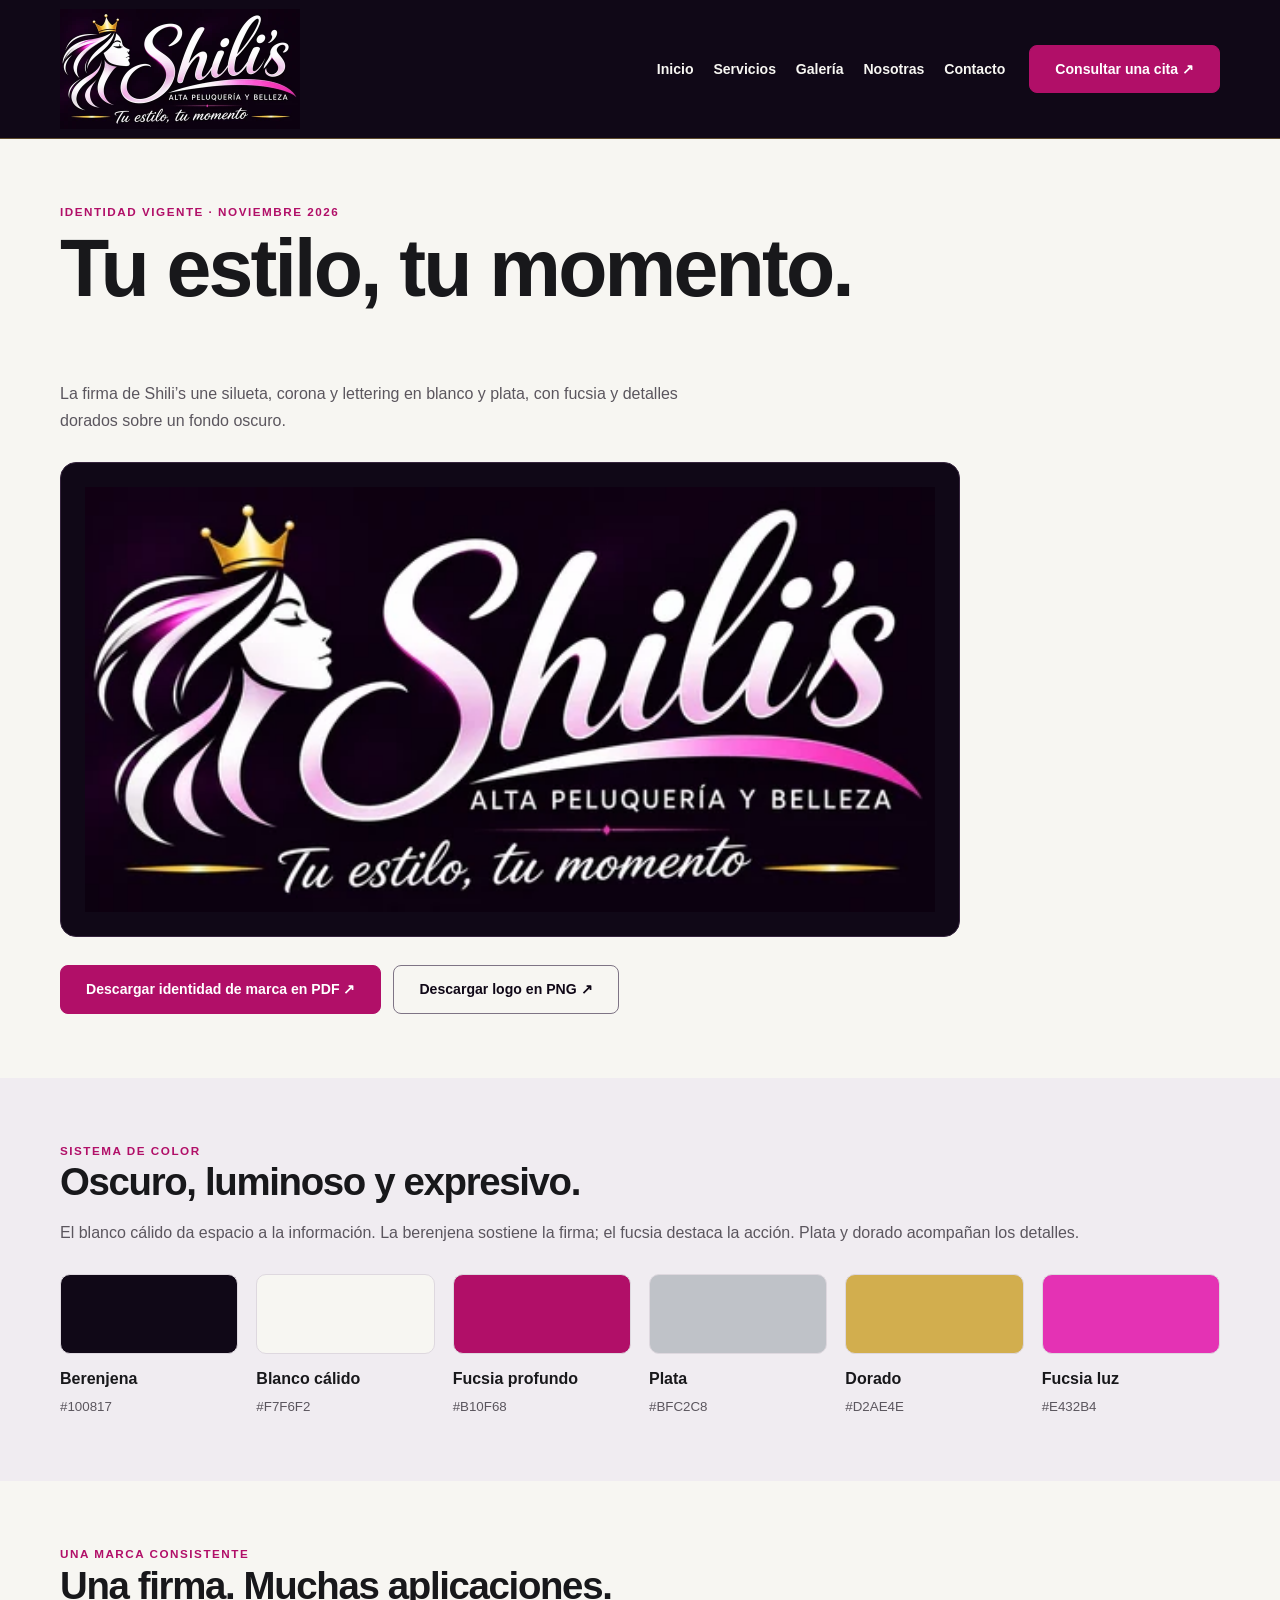
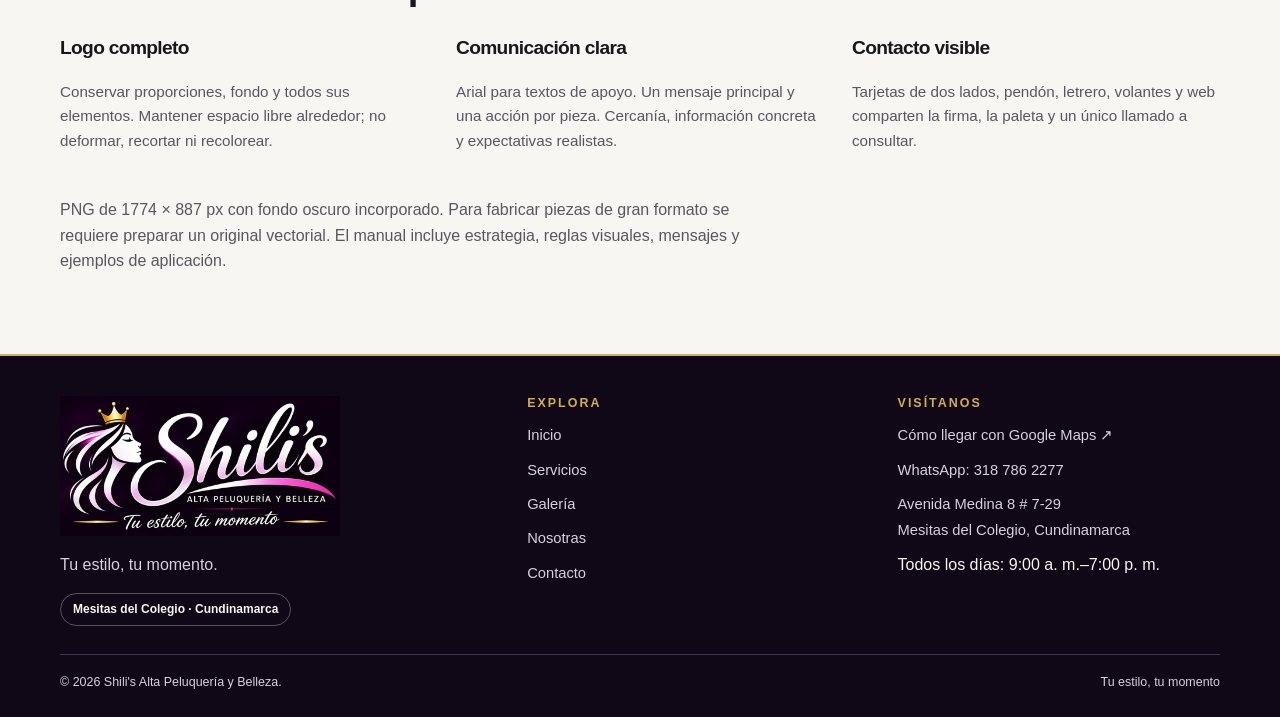
<file: docs/manual-marca.html>
<!doctype html><html lang="es-CO"><head><meta charset="utf-8"><meta http-equiv="Content-Security-Policy" content="default-src 'none'; script-src 'self'; style-src 'self'; img-src 'self' data:; font-src 'self'; frame-src https://www.google.com; connect-src 'none'; object-src 'none'; base-uri 'self'; form-action 'none'"><meta name="referrer" content="strict-origin-when-cross-origin"><meta name="viewport" content="width=device-width, initial-scale=1"><meta name="theme-color" content="#100817"><meta name="robots" content="noindex"><title>Identidad de marca | Shili’s</title><meta name="description" content="Conoce la identidad negro, plata y fucsia profundo de Shili’s."><link rel="icon" type="image/png" sizes="64x64" href="../assets/img/favicon.png"><link rel="apple-touch-icon" sizes="180x180" href="../assets/img/apple-touch-icon.png"><link rel="stylesheet" href="../assets/css/styles.css?v=2.12.0"><script src="../assets/js/main.js?v=2.11.1" defer></script></head><body class="utility-page"><a class="skip-link" href="#contenido">Saltar al contenido</a><header class="nav-shell"><div class="container nav-row"><a href="../index.html" class="logo-link" aria-label="Shili's, ir al inicio"><img src="../assets/img/logo-960.webp" srcset="../assets/img/logo-480.webp 480w, ../assets/img/logo-960.webp 960w, ../assets/img/logo-1774.webp 1774w" sizes="(max-width:600px) 220px, 280px" alt="Shili's Alta Peluquería y Belleza" width="1774" height="887" class="brand-mark"></a><button class="mobile-toggle" type="button" data-menu-toggle aria-expanded="false" aria-controls="main-menu" aria-label="Abrir o cerrar el menú"><span aria-hidden="true">☰</span> Menú</button><nav class="primary-nav" id="main-menu" data-primary-nav aria-label="Navegación principal"><a href="../index.html">Inicio</a><a href="../servicios.html">Servicios</a><a href="../galeria.html">Galería</a><a href="../nosotros.html">Nosotras</a><a href="../contacto.html">Contacto</a><a class="btn mobile-booking" href="../contacto.html">Consultar una cita ↗</a></nav><a class="btn header-cta" href="../contacto.html">Consultar una cita ↗</a></div></header><main id="contenido"><section class="section"><div class="container"><div class="overline">Identidad vigente · Noviembre 2026</div><h1>Tu estilo, tu momento.</h1><p class="lead">La firma de Shili’s une silueta, corona y lettering en blanco y plata, con fucsia y detalles dorados sobre un fondo oscuro.</p><div class="brand-preview"><img src="../assets/img/logo-960.webp" srcset="../assets/img/logo-480.webp 480w, ../assets/img/logo-960.webp 960w, ../assets/img/logo-1774.webp 1774w" sizes="(max-width:600px) 220px, 280px" width="1774" height="887" alt="Logo completo de Shili’s con corona dorada y lema Tu estilo, tu momento"></div><div class="button-group utility-actions"><a class="btn" href="manual-marca.pdf?v=2026-11-03">Descargar identidad de marca en PDF ↗</a><a class="btn btn-outline" href="../assets/img/logo-oficial.png?v=2026-11-03" download="Shilis_Logo_Principal.png">Descargar logo en PNG ↗</a></div></div></section><section class="section section-alt"><div class="container"><div class="overline">Sistema de color</div><h2>Oscuro, luminoso y expresivo.</h2><p>El blanco cálido da espacio a la información. La berenjena sostiene la firma; el fucsia destaca la acción. Plata y dorado acompañan los detalles.</p><div class="brand-palette"><div><span class="swatch-plum"></span><strong>Berenjena</strong><small>#100817</small></div><div><span class="swatch-cream"></span><strong>Blanco cálido</strong><small>#F7F6F2</small></div><div><span class="swatch-rose"></span><strong>Fucsia profundo</strong><small>#B10F68</small></div><div><span class="swatch-silver"></span><strong>Plata</strong><small>#BFC2C8</small></div><div><span class="swatch-gold"></span><strong>Dorado</strong><small>#D2AE4E</small></div><div><span class="swatch-pink"></span><strong>Fucsia luz</strong><small>#E432B4</small></div></div></div></section><section class="section"><div class="container"><div class="overline">Una marca consistente</div><h2>Una firma. Muchas aplicaciones.</h2><div class="brand-guidelines"><article><h3>Logo completo</h3><p>Conservar proporciones, fondo y todos sus elementos. Mantener espacio libre alrededor; no deformar, recortar ni recolorear.</p></article><article><h3>Comunicación clara</h3><p>Arial para textos de apoyo. Un mensaje principal y una acción por pieza. Cercanía, información concreta y expectativas realistas.</p></article><article><h3>Contacto visible</h3><p>Tarjetas de dos lados, pendón, letrero, volantes y web comparten la firma, la paleta y un único llamado a consultar.</p></article></div><p class="brand-note">PNG de 1774 × 887 px con fondo oscuro incorporado. Para fabricar piezas de gran formato se requiere preparar un original vectorial. El manual incluye estrategia, reglas visuales, mensajes y ejemplos de aplicación.</p></div></section></main><footer class="footer"><div class="container"><div class="footer-grid"><div><a href="../index.html"><img class="footer-logo" width="1774" height="887" src="../assets/img/logo-960.webp" srcset="../assets/img/logo-480.webp 480w, ../assets/img/logo-960.webp 960w, ../assets/img/logo-1774.webp 1774w" sizes="(max-width:600px) 220px, 280px" loading="lazy" alt="Shili's Alta Peluquería y Belleza"></a><p>Tu estilo, tu momento.</p><span class="pill">Mesitas del Colegio · Cundinamarca</span></div><div><h3>Explora</h3><ul><li><a href="../index.html">Inicio</a></li><li><a href="../servicios.html">Servicios</a></li><li><a href="../galeria.html">Galería</a></li><li><a href="../nosotros.html">Nosotras</a></li><li><a href="../contacto.html">Contacto</a></li></ul></div><div><h3>Visítanos</h3><ul><li><a href="https://www.google.com/maps/search/?api=1&amp;query=Shili%E2%80%99s%2C%20Avenida%20Medina%208%20%23%207-29%2C%20Mesitas%20del%20Colegio%2C%20Cundinamarca%2C%20Colombia" target="_blank" rel="noopener noreferrer">Cómo llegar con Google Maps ↗</a></li><li><a href="https://wa.me/573187862277?text=Hola%20Shili%27s%2C%20quiero%20consultar%20una%20cita" target="_blank" rel="noopener noreferrer">WhatsApp: 318 786 2277</a></li><li><a href="../contacto.html">Avenida Medina 8 # 7-29<br>Mesitas del Colegio, Cundinamarca</a></li><li>Todos los días: 9:00 a. m.–7:00 p. m.</li></ul></div></div><div class="footer-bottom"><span>© <span data-year>2026</span> Shili's Alta Peluquería y Belleza.</span><span>Tu estilo, tu momento</span></div></div></footer></body></html>
</file>
<file: assets/css/styles.css>
/* Shili's Alta Peluquería y Belleza — design system v1.1.0 */
:root{color-scheme:dark;--bg:#100d13;--bg-deep:#09070b;--surface:#1b151f;--surface-2:#261b28;--rose:#ed369c;--rose-hot:#ff4ab0;--rose-soft:#f6b9db;--cream:#fff8f9;--muted:#c3b3c2;--line:rgba(255,255,255,.12);--serif:'Playfair Display',Georgia,serif;--sans:'DM Sans',system-ui,sans-serif;--container:1160px;--radius:24px}
*,*::before,*::after{box-sizing:border-box}html{scroll-behavior:smooth}body{margin:0;background:var(--bg);color:var(--cream);font-family:var(--sans);line-height:1.65;min-width:280px}img{max-width:100%;height:auto;display:block}a{color:inherit;text-decoration:none}button,input,select,textarea{font:inherit}button{cursor:pointer}::selection{background:var(--rose);color:white}:focus-visible{outline:3px solid var(--rose-soft);outline-offset:4px}.container{width:min(var(--container),calc(100% - 48px));margin-inline:auto}.sr-only{position:absolute;width:1px;height:1px;padding:0;margin:-1px;overflow:hidden;clip:rect(0,0,0,0);white-space:nowrap;border:0}.skip-link{position:absolute;top:-80px;left:16px;z-index:9999;background:white;color:black;padding:10px 14px}.skip-link:focus{top:12px}.muted{color:var(--muted)}.overline{color:var(--rose-soft);font-size:.75rem;letter-spacing:.2em;text-transform:uppercase;font-weight:800}.section{padding-block:clamp(64px,9vw,124px)}.section-tight{padding-block:clamp(48px,6vw,76px)}.section-alt{background:linear-gradient(180deg,#1a111c,#150f18)}.section-heading{max-width:660px;margin-bottom:38px}.center{text-align:center}.section-heading.center{margin-inline:auto}h1,h2,h3,p{margin-top:0}h1,h2,h3{letter-spacing:-.03em}h1,h2{font-family:var(--serif);font-weight:600;line-height:1.13}h1{font-size:clamp(3rem,6.3vw,5.7rem)}h2{font-size:clamp(2.25rem,4.6vw,4rem)}h3{font-family:var(--serif);font-weight:600;font-size:clamp(1.25rem,2vw,1.55rem)}p{color:var(--muted)}em{color:var(--rose-soft);font-weight:500}.lead{font-size:clamp(1rem,1.4vw,1.13rem);max-width:630px}.brand-mark{display:block;max-width:180px;width:100%;mix-blend-mode:screen}.nav-shell{position:sticky;top:0;z-index:90;border-bottom:1px solid var(--line);background:rgba(13,9,15,.94);backdrop-filter:blur(22px)}.nav-row{display:flex;align-items:center;min-height:88px;gap:24px}.logo-link{display:flex;align-items:center;flex:none;max-width:183px}.primary-nav{display:flex;gap:clamp(10px,1.55vw,25px);margin-left:auto;align-items:center}.primary-nav a{font-size:.88rem;font-weight:650;color:#d9cbd6;transition:color .2s}.primary-nav a:hover,.primary-nav a[aria-current='page']{color:#ff8ccc}.header-cta{padding:12px 18px;white-space:nowrap}.mobile-toggle{display:none}.btn{display:inline-flex;justify-content:center;align-items:center;gap:9px;text-align:center;min-height:48px;padding:12px 25px;border:1px solid transparent;border-radius:100px;background:var(--rose);font-size:.88rem;font-weight:800;color:#1b0814;transition:transform .2s,background .2s,border .2s;box-shadow:0 10px 35px rgba(237,54,156,.16)}.btn:hover{transform:translateY(-2px);background:#ff76c3}.btn-outline{background:transparent;color:var(--cream);border-color:rgba(255,255,255,.35);box-shadow:none}.btn-outline:hover{background:rgba(255,255,255,.07);border-color:var(--rose-soft)}.btn-white{background:white;color:#7b1853}.btn-white:hover{background:#ffe0f1}.button-group{display:flex;gap:12px;flex-wrap:wrap}.mini-arrow{font-size:1.15em}.hero{position:relative;isolation:isolate;overflow:hidden;background:radial-gradient(circle at 80% 36%,rgba(205,40,125,.24),transparent 42%),radial-gradient(circle at 3% 75%,rgba(109,35,93,.23),transparent 35%),#100b13}.hero::after{content:'';position:absolute;bottom:0;left:0;right:0;height:1px;background:linear-gradient(90deg,transparent,var(--rose),transparent)}.hero-layout{display:grid;grid-template-columns:1fr .9fr;align-items:center;gap:clamp(36px,7vw,112px);min-height:min(740px,78vh);padding-block:64px 86px}.hero h1{margin:18px 0 25px}.hero p{max-width:525px;font-size:1.08rem}.hero .button-group{margin-top:34px}.hero-photo{position:relative;min-height:545px;border-radius:240px 240px 24px 24px;overflow:hidden;background:radial-gradient(circle at 65% 34%,#722346 0,#291325 40%,#120b12 75%);border:1px solid rgba(255,134,203,.38);box-shadow:0 35px 95px #0008}.hero-photo img{height:100%;width:100%;position:absolute;inset:0;object-fit:cover;object-position:center 25%;filter:saturate(.9) contrast(1.06)}.hero-photo:before{content:'';position:absolute;z-index:1;inset:0;background:linear-gradient(180deg,transparent 57%,#170c1f 100%)}.hero-label{position:absolute;z-index:2;bottom:29px;left:23px;right:23px;background:rgba(16,9,19,.75);border:1px solid rgba(255,255,255,.2);padding:15px;border-radius:17px;text-align:center;font:italic 1.4rem var(--serif);backdrop-filter:blur(10px)}.hero-spark{position:absolute;z-index:3;color:#ff83d2;font-size:45px;top:13%;left:4%;text-shadow:0 0 35px #ff4ab0}.feature-strip{display:grid;grid-template-columns:repeat(3,1fr);gap:0;background:#1d1420;border-top:1px solid var(--line);border-bottom:1px solid var(--line)}.feature-item{display:flex;align-items:center;justify-content:center;gap:15px;padding:25px 20px}.feature-item+.feature-item{border-left:1px solid var(--line)}.feature-symbol{color:var(--rose-soft);font-size:1.8rem}.feature-item strong{display:block;font-size:.95rem}.feature-item span:not(.feature-symbol){color:var(--muted);font-size:.78rem}.cards{display:grid;grid-template-columns:repeat(3,minmax(0,1fr));gap:20px}.service-card{display:flex;flex-direction:column;overflow:hidden;background:linear-gradient(145deg,#2a1b2c,#18111b);border:1px solid var(--line);border-radius:var(--radius);transition:transform .2s,border-color .2s}.service-card:hover{transform:translateY(-5px);border-color:rgba(237,54,156,.65)}.service-picture{height:185px;position:relative;overflow:hidden;background:#322333}.service-picture img{width:100%;height:100%;object-fit:cover;filter:saturate(.9)}.service-picture::after{content:'';position:absolute;inset:0;background:linear-gradient(0deg,#201323bd,transparent 70%)}.service-content{padding:23px;display:flex;flex-direction:column;flex:1}.service-content h3{margin-bottom:10px}.service-content p{font-size:.93rem;flex:1}.text-link{color:#ff90cb;font-weight:800;font-size:.89rem}.text-link:hover{text-decoration:underline}.callout{position:relative;overflow:hidden;background:linear-gradient(115deg,#9a195f,#e63293 64%,#ff66b6);padding-block:clamp(40px,6vw,70px)}.callout::before{content:'✦';position:absolute;font-size:280px;line-height:1;right:8%;top:-94px;color:rgba(255,255,255,.13)}.callout-inner{display:flex;justify-content:space-between;align-items:center;gap:40px;position:relative;z-index:1}.callout h2{font-size:clamp(2rem,4vw,3.2rem);max-width:680px;margin:8px 0}.callout p,.callout .overline{color:white}.mosaic{display:grid;grid-template-columns:repeat(12,minmax(0,1fr));gap:17px}.mosaic-item{grid-column:span 4;position:relative;overflow:hidden;min-height:325px;border:1px solid var(--line);border-radius:var(--radius);background:#281b28}.mosaic-item:nth-child(2),.mosaic-item:nth-child(3){grid-column:span 4}.mosaic-item img{width:100%;height:100%;position:absolute;inset:0;object-fit:cover;filter:saturate(.9);transition:transform .35s}.mosaic-item:hover img{transform:scale(1.045)}.mosaic-item:after{content:'';position:absolute;inset:0;background:linear-gradient(0deg,rgba(11,6,13,.98),transparent 75%)}.mosaic-label{position:absolute;z-index:2;bottom:20px;left:23px;font:600 1.5rem var(--serif)}.mosaic-note{color:var(--muted);font-size:.82rem;margin-top:20px}.split{display:grid;grid-template-columns:.9fr 1.1fr;align-items:center;gap:clamp(32px,7vw,100px)}.editorial-image{height:min(580px,68vw);min-height:365px;border-radius:220px 220px 30px 30px;overflow:hidden;position:relative;background:#271529;border:1px solid var(--line)}.editorial-image img{width:100%;height:100%;object-fit:cover;object-position:center 23%;filter:saturate(.8)}.quote{font:italic 1.6rem/1.5 var(--serif);color:var(--rose-soft);border-left:2px solid var(--rose);padding-left:20px;margin-block:25px}.contact-cards{display:grid;grid-template-columns:repeat(2,minmax(0,1fr));gap:20px}.info-card{background:#241927;border:1px solid var(--line);padding:clamp(24px,4vw,40px);border-radius:var(--radius)}.info-icon{color:var(--rose-soft);font-size:2.1rem}.info-card h3{margin:14px 0}.info-card p{max-width:440px}.info-card .btn{margin-top:14px}.page-hero{padding:80px 0 72px;position:relative;overflow:hidden;background:radial-gradient(circle at 85% 10%,#5c224b55,transparent 45%),#170f1b;border-bottom:1px solid var(--line)}.page-hero h1{font-size:clamp(2.8rem,6vw,5rem);max-width:890px;margin:14px 0 18px}.page-hero p{font-size:1.07rem;max-width:680px}.breadcrumbs{font-size:.83rem;color:var(--muted)}.breadcrumbs a{color:var(--rose-soft)}.service-detail{display:grid;grid-template-columns:170px 1fr auto;align-items:center;gap:30px;padding:28px 0;border-bottom:1px solid var(--line)}.service-detail img{width:170px;height:145px;object-fit:cover;border-radius:15px}.service-detail h2{font-size:clamp(1.6rem,2.5vw,2rem);margin-bottom:8px}.service-detail p{max-width:600px;margin:0}.service-detail .btn{white-space:nowrap}.steps{counter-reset:step;display:grid;grid-template-columns:repeat(3,1fr);gap:20px}.step{background:var(--surface);border:1px solid var(--line);border-radius:var(--radius);padding:32px}.step::before{counter-increment:step;content:'0' counter(step);display:block;font-family:var(--serif);font-size:3rem;color:var(--rose-soft);margin-bottom:16px;line-height:1}.step h3{font-size:1.38rem}.gallery-grid{display:grid;grid-template-columns:repeat(3,minmax(0,1fr));gap:20px}.gallery-tile{border-radius:var(--radius);overflow:hidden;border:1px solid var(--line);background:#241a28}.gallery-tile img{width:100%;aspect-ratio:5/4;object-fit:cover}.gallery-tile div{padding:22px}.gallery-tile h2{font-size:1.5rem;margin:0 0 6px}.gallery-tile p{font-size:.88rem;margin-bottom:0}.poster-panel{display:grid;grid-template-columns:1fr 1fr;align-items:center;gap:55px}.poster-panel img{max-height:620px;width:auto;margin:auto;border-radius:18px;box-shadow:0 30px 75px #0009}.values{display:grid;grid-template-columns:repeat(3,1fr);gap:20px}.value{padding:30px;border:1px solid var(--line);background:#211625;border-radius:var(--radius)}.value .symbol{font-size:2.1rem;margin-bottom:20px}.contact-layout{display:grid;grid-template-columns:1fr 1fr;gap:25px}.reservation-form{display:grid;gap:16px}.field label{display:block;font-weight:700;font-size:.83rem;margin-bottom:8px}.field input,.field select,.field textarea{background:#150f18;color:white;border:1px solid #ffffff35;border-radius:12px;padding:14px 15px;width:100%;min-height:48px}.field input:focus,.field select:focus,.field textarea:focus{outline:2px solid var(--rose);outline-offset:1px}.field textarea{min-height:112px;resize:vertical}.fineprint{font-size:.78rem;line-height:1.5}.faq{max-width:850px;margin:auto}.faq details{border-bottom:1px solid var(--line);padding:20px 0}.faq summary{cursor:pointer;font-weight:700;color:white}.faq details p{margin:14px 0 0}.footer{background:#0b080e;border-top:1px solid var(--line);padding:66px 0 28px}.footer-grid{display:grid;grid-template-columns:1.3fr 1fr 1fr;gap:48px}.footer-logo{width:185px}.footer h3{font:800 .78rem var(--sans);text-transform:uppercase;letter-spacing:.16em;color:#f7b4d8}.footer ul{padding:0;list-style:none;margin:0}.footer li{margin-top:8px}.footer li a{font-size:.92rem;color:var(--muted)}.footer li a:hover{color:var(--rose-soft)}.footer-bottom{display:flex;justify-content:space-between;gap:20px;flex-wrap:wrap;margin-top:50px;padding-top:22px;border-top:1px solid var(--line);font-size:.78rem;color:var(--muted)}.wa-float{position:fixed;bottom:22px;right:22px;z-index:75;background:#25d366;color:#072a16;padding:14px 20px;border-radius:40px;font-weight:800;box-shadow:0 8px 40px #000b;display:flex;gap:8px;align-items:center}.wa-float:hover{background:#5df38c}.pill{display:inline-block;padding:6px 12px;border:1px solid rgba(255,165,219,.5);border-radius:100px;font-size:.75rem;color:var(--rose-soft);font-weight:700}.divider{height:1px;background:var(--line);margin:28px 0}.notice{border-left:3px solid var(--rose);background:#271927;padding:18px 20px;border-radius:0 12px 12px 0;color:#eadce7;font-size:.88rem}.mobile-only{display:none}
@media(max-width:1050px){.nav-row{gap:14px}.primary-nav{gap:15px}.logo-link{max-width:150px}.header-cta{padding:10px 13px;font-size:.8rem}.service-detail{grid-template-columns:140px 1fr}.service-detail .btn{grid-column:2;justify-self:start;margin-top:-9px}.service-detail img{width:140px}}
@media(max-width:800px){.nav-row{min-height:75px}.logo-link{max-width:145px}.mobile-toggle{display:flex;margin-left:auto;align-items:center;gap:8px;border:1px solid var(--line);background:#241726;color:white;padding:10px 13px;border-radius:12px;font-weight:700;font-size:.85rem}.primary-nav{display:none;position:absolute;top:75px;left:0;right:0;padding:22px 24px 27px;background:#150f18;border-bottom:1px solid var(--line);box-shadow:0 15px 30px #0008;flex-direction:column;align-items:stretch;gap:18px}.primary-nav.is-open{display:flex}.primary-nav a{font-size:1rem}.header-cta{display:none}.hero-layout,.split,.poster-panel{grid-template-columns:1fr}.hero-layout{padding:64px 0;min-height:0}.hero-photo{min-height:390px;max-width:480px;width:100%;margin-inline:auto}.feature-strip{grid-template-columns:1fr}.feature-item+.feature-item{border-left:0;border-top:1px solid var(--line)}.cards{grid-template-columns:repeat(2,minmax(0,1fr))}.gallery-grid,.values,.steps{grid-template-columns:repeat(2,minmax(0,1fr))}.mosaic-item{grid-column:span 6!important}.mosaic-item:last-child{grid-column:span 12!important}.mosaic-item{min-height:240px}.callout-inner{align-items:flex-start;flex-direction:column}.footer-grid{grid-template-columns:1fr 1fr}.footer-grid>div:first-child{grid-column:span 2}.editorial-image{height:450px;max-width:500px;width:100%;margin:auto}.poster-panel img{max-height:480px}.mobile-only{display:block}}
@media(max-width:600px){.container{width:calc(100% - 36px)}.hero h1{font-size:clamp(2.7rem,11.5vw,4.5rem)}.hero-photo{min-height:340px}.section{padding-block:68px}.page-hero{padding:58px 0 52px}.cards,.gallery-grid,.contact-cards,.contact-layout,.values,.steps{grid-template-columns:1fr}.mosaic{gap:12px}.mosaic-item{grid-column:span 12!important;min-height:280px}.service-detail{grid-template-columns:92px 1fr;gap:16px}.service-detail img{width:92px;height:115px}.service-detail .btn{grid-column:1 / -1;justify-self:stretch;margin:0}.service-detail h2{font-size:1.45rem}.service-detail p{font-size:.89rem}.footer-grid{grid-template-columns:1fr;gap:25px}.footer-grid>div:first-child{grid-column:span 1}.wa-float{bottom:14px;right:14px;font-size:.85rem;padding:12px 15px}.button-group .btn{width:100%}.feature-item{justify-content:flex-start}.hero .overline{letter-spacing:.11em}}
@media(prefers-reduced-motion:reduce){*,*::before,*::after{scroll-behavior:auto!important;animation-duration:.01ms!important;transition-duration:.01ms!important}}

/* Original logo and full-resolution inspiration images. */
.brand-mark{max-width:none;width:230px;mix-blend-mode:normal}
.logo-link{max-width:none;width:230px}
.nav-row{min-height:100px}
.footer-logo{width:260px;margin-bottom:22px}
.hero-layout{grid-template-columns:1.05fr 1fr;gap:56px;padding-block:64px 72px;min-height:710px}
.hero-copy{position:relative;z-index:2}
.hero h1{font-size:clamp(3.5rem,6.3vw,5.6rem);line-height:1.1;letter-spacing:-.045em}
.hero h1 em{white-space:nowrap}
.hero p{max-width:470px}
.hero-photo{height:590px;min-height:0;border-radius:260px 260px 28px 28px;background:radial-gradient(ellipse at 50% 35%,#672342,#20101d 70%)}
.hero-photo img{object-position:center 30%;filter:none}
.hero-spark{top:10%;left:8%;font-size:35px}
.hero-label{font-size:1.25rem;bottom:22px;left:18px;right:18px}
.service-picture{height:auto;aspect-ratio:4/3;background:radial-gradient(ellipse at 50% 65%,#4c2543,#1c111e 75%)}
.service-picture img{object-fit:contain;padding:16px 20px 0;filter:none;transition:transform .35s}
.service-card:hover .service-picture img{transform:scale(1.035)}
.service-picture::after{background:linear-gradient(0deg,#20132370,transparent 30%)}
.service-content{padding:26px}
.service-detail img{object-fit:contain;padding:8px;background:radial-gradient(ellipse,#402137,#1b111d);border:1px solid var(--line)}
.gallery-tile img{aspect-ratio:1;object-fit:contain;padding:18px;background:radial-gradient(ellipse at 50% 65%,#4c2543,#1a101d 75%);transition:transform .35s}
.gallery-tile:hover img{transform:scale(1.025)}
.gallery-tile h2{font-size:1.65rem}
.gallery-tile div{padding:24px}
.mosaic-item{min-height:360px;background:radial-gradient(ellipse,#44203d,#1b101e)}
.mosaic-item img{object-fit:contain;padding:20px 12px 38px;filter:none}
.mosaic-item:after{background:linear-gradient(0deg,#100a14,transparent 46%)}
.editorial-image img{filter:none;object-position:center 28%}
.editorial-image{background:radial-gradient(ellipse,#52253b,#1c101b)}
@media(min-width:801px) and (max-width:1050px){
  .logo-link{width:195px}.brand-mark{width:195px}.nav-row{gap:18px}
  .hero-layout{gap:32px;min-height:630px}.hero-photo{height:520px}
  .hero h1{font-size:clamp(3.4rem,6.4vw,4.6rem)}
}
@media(max-width:800px){
  .nav-row{min-height:84px}.logo-link,.brand-mark{width:200px}.primary-nav{top:84px}
  .hero-layout{grid-template-columns:1fr;gap:38px;padding-block:48px;min-height:0}
  .hero-copy{max-width:600px}.hero h1{font-size:clamp(3rem,8.5vw,4.8rem)}
  .hero-photo{height:560px;max-width:450px}
  .mosaic-item{min-height:310px}
}
@media(max-width:600px){
  .hero h1{font-size:clamp(2.6rem,11vw,4rem)}
  .hero-photo{height:450px;max-width:380px}
  .hero p{font-size:1rem}.hero .button-group{margin-top:26px}
  .hero-label{font-size:1.13rem;padding:12px}
  .service-picture{aspect-ratio:5/4}.service-picture img{padding:20px 22px 0}
  .gallery-tile img{padding:20px}.mosaic-item{min-height:320px}
  .footer-logo{width:240px}.service-detail img{padding:4px}
}
@media(max-width:360px){.logo-link,.brand-mark{width:170px}.nav-row{gap:10px}.mobile-toggle{padding:10px}.hero-photo{height:385px}}

/* v1.2: compact editorial scale and consistent spacing. */
:root{--radius:18px}
body{line-height:1.6}
h1,h2,h3{text-wrap:balance}
h1,h2{line-height:1.16}
h2{font-size:clamp(1.8rem,3vw,2.55rem);margin-bottom:16px;letter-spacing:-.025em}
h3{line-height:1.3}
p{margin-bottom:16px}
.section{padding-block:64px}
.section-tight{padding-block:44px}
.section-heading{max-width:760px;margin-bottom:26px}
.section-heading h2{margin-top:8px;margin-bottom:12px}
.section-heading p{margin-bottom:0;max-width:680px}
.section-action{text-align:center;margin-top:24px}
.overline{letter-spacing:.15em;font-size:.72rem}
.lead{font-size:1rem;line-height:1.65}
.nav-row{min-height:84px}
.logo-link,.brand-mark{width:205px}
.hero-layout{min-height:0;padding-block:40px;gap:52px;grid-template-columns:1.1fr 1fr}
.hero h1{font-size:clamp(2.4rem,3.8vw,3.45rem);line-height:1.14;margin:14px 0 20px;letter-spacing:-.035em;max-width:620px}
.hero h1 em{white-space:normal;display:block}
.hero p{font-size:1rem;max-width:500px;margin-bottom:0}
.hero .button-group{margin-top:24px}
.hero-photo{height:470px;max-width:430px;justify-self:end;width:100%}
.hero-label{font-size:1.08rem;padding:12px}
.feature-item{padding:16px 20px;gap:12px}
.feature-symbol{font-size:1.4rem}
.feature-item strong{font-size:.88rem}
.service-picture{aspect-ratio:1.65}
.service-content{padding:20px}
.service-content h3{margin-bottom:8px}
.service-content p{font-size:.9rem;margin-bottom:14px}
.callout{padding-block:32px}
.callout h2{font-size:clamp(1.75rem,2.7vw,2.35rem);max-width:690px;margin-block:8px 10px}
.callout p{margin-bottom:0;font-size:.95rem}
.mosaic-item{min-height:245px}
.mosaic-label{font-size:1.3rem;bottom:16px;left:18px}
.page-hero{padding:40px 0 36px}
.page-hero h1{font-size:clamp(2rem,3.8vw,3rem);margin-block:12px 14px}
.page-hero p{font-size:1rem;margin-bottom:0}
.service-detail{padding-block:20px;gap:24px}
.service-detail h2{font-size:1.6rem}
.service-detail img{height:125px}
.gallery-tile img{aspect-ratio:1.18}
.gallery-tile div{padding:18px 20px}
.gallery-tile h2{font-size:1.45rem;margin-bottom:8px}
.editorial-image{height:420px;min-height:0}
.info-card{padding:26px}
.info-card h3{margin-block:8px 12px}
.info-icon{font-size:1.6rem}
.contact-title{font-size:2rem}
.step,.value{padding:24px}
.step::before{font-size:2.2rem;margin-bottom:12px}
.value .symbol{margin-bottom:12px}
.poster-panel{gap:36px}
.poster-panel img{max-height:430px}
.footer{padding:40px 0 24px}
.footer-logo{width:220px;margin-bottom:16px}
.footer-bottom{margin-top:28px;padding-top:18px}
.footer-bottom,.fineprint{line-height:1.6}
@media(min-width:801px) and (max-width:1050px){
 .hero-layout{gap:30px}.hero-photo{height:420px}.hero h1{font-size:2.6rem}
 .logo-link,.brand-mark{width:180px}.nav-row{gap:16px}
}
@media(max-width:800px){
 .nav-row{min-height:76px}.primary-nav{top:76px}
 .logo-link,.brand-mark{width:190px}
 .hero-layout{grid-template-columns:1fr 1fr;gap:24px;padding-block:32px}
 .hero h1{font-size:clamp(2rem,4.5vw,2.7rem)}
 .hero-photo{height:400px;min-height:0}
 .hero .button-group{gap:10px}.hero .btn{padding-inline:18px}
 .section{padding-block:48px}
 .feature-strip{grid-template-columns:repeat(3,minmax(0,1fr))}
 .feature-item{padding:14px 12px;gap:8px;align-items:flex-start}
 .feature-item+.feature-item{border-top:0;border-left:1px solid var(--line)}
 .feature-item span:not(.feature-symbol){font-size:.72rem;line-height:1.4;display:block}
 .mosaic-item{min-height:240px}
 .callout-inner{flex-direction:row;align-items:center;gap:24px}
 .callout .btn{flex:none}
}
@media(max-width:600px){
 .hero-layout{grid-template-columns:1fr;gap:26px;padding-block:30px}
 .hero h1{font-size:clamp(2.05rem,8.2vw,2.8rem);max-width:480px}
 .hero-photo{height:330px;max-width:360px;justify-self:center}
 .hero-photo img{object-position:center 24%}
 .hero-label{bottom:14px;font-size:1rem;padding:10px}
 .hero .button-group{display:grid;grid-template-columns:1fr 1fr}
 .hero .button-group .btn{font-size:.79rem;padding:11px 10px;min-height:46px}
 .section{padding-block:38px}
 .section-heading{margin-bottom:22px}
 .section-heading h2{font-size:1.85rem}
 .feature-item{padding:12px 9px;display:block}
 .feature-symbol{display:none}
 .feature-item strong{font-size:.75rem;line-height:1.35;margin-bottom:5px}
 .feature-item span:not(.feature-symbol){font-size:.67rem}
 .service-card{display:grid;grid-template-columns:115px 1fr;align-items:stretch}
 .service-picture{height:100%;aspect-ratio:auto;min-height:190px}
 .service-picture img{padding:8px;object-fit:contain}
 .service-content{padding:18px 16px}
 .service-content h3{font-size:1.3rem}
 .service-content p{font-size:.85rem}
 .text-link{font-size:.82rem}
 .callout{padding-block:26px}.callout-inner{flex-direction:column;align-items:flex-start;gap:18px}
 .callout h2{font-size:1.8rem}
 .mosaic{grid-template-columns:repeat(3,minmax(0,1fr));gap:10px}
 .mosaic-item,.mosaic-item:nth-child(2),.mosaic-item:last-child{grid-column:span 1!important;min-height:145px;border-radius:14px}
 .mosaic-item img{padding:6px 3px 25px}
 .mosaic-label{font-size:.94rem;left:10px;bottom:12px}
 .page-hero{padding:28px 0}
 .page-hero h1{font-size:2.1rem}
 .gallery-grid{grid-template-columns:repeat(2,minmax(0,1fr));gap:12px}
 .gallery-tile img{padding:10px;aspect-ratio:1}
 .gallery-tile div{padding:14px 12px}
 .gallery-tile h2{font-size:1.2rem}
 .gallery-tile p{font-size:.8rem}
 .info-card{padding:22px}.contact-cards{gap:14px}
 .footer{padding:32px 0 80px}
 .footer-grid{grid-template-columns:1fr 1fr;gap:24px 16px}
 .footer-grid>div:first-child{grid-column:span 2}
 .footer li a{font-size:.85rem}
 .footer-bottom{margin-top:24px;gap:8px}
 .editorial-image{height:350px}
}
@media(max-width:360px){
 .logo-link,.brand-mark{width:170px}.hero h1{font-size:2rem}
 .service-card{grid-template-columns:95px 1fr}.service-content{padding:16px 12px}
 .hero .button-group{grid-template-columns:1fr}
 .mosaic-label{font-size:.82rem;left:8px}
}

/* v1.4: supplied campaign images include their own finished backgrounds. */
.service-picture,.mosaic-item,.hero-photo,.editorial-image,.gallery-tile img,.service-detail img{background:#180c17}
.service-picture img,.mosaic-item img{padding:0;filter:none;object-fit:contain}
.service-picture{aspect-ratio:1.3}
.gallery-tile img{padding:0;aspect-ratio:1}
.service-detail img{padding:0}
.hero-photo img{object-position:center 30%}
.form-row{display:grid;grid-template-columns:1fr 1fr;gap:16px}
.form-row>.field{min-width:0}
.field input{min-width:0;max-width:100%}
.field-help{margin:-6px 0 0;color:var(--muted)}
.reservation-form{scroll-margin-top:110px}
#agenda-tu-momento{scroll-margin-top:110px}
.contact-page .wa-float{display:none}
@media(max-width:360px){.form-row{grid-template-columns:1fr}}
@media(max-width:600px){
 .service-picture{aspect-ratio:auto}
 .service-picture img{padding:0;object-fit:contain}
 .gallery-tile img{padding:0}
 .mosaic-item img{padding:0 0 20px}
}

/* Booking popup: native modal focus management and keyboard support. */
.mobile-booking{display:none}
.booking-open{overflow:hidden}
.booking-dialog{width:min(540px,calc(100% - 28px));max-height:calc(100dvh - 32px);margin:auto;padding:0;border:1px solid rgba(255,143,204,.35);border-radius:22px;background:#211625;color:var(--cream);box-shadow:0 24px 90px #0009;overflow-y:auto;overscroll-behavior:contain}
.booking-dialog::backdrop{background:rgba(6,3,9,.78);backdrop-filter:blur(5px)}
.booking-content{padding:30px}
.booking-content .overline{padding-right:36px}
.booking-content h2{font-size:1.9rem;margin:8px 0 14px}
.booking-content>p{font-size:.9rem}
.booking-content .reservation-form{gap:13px}
.booking-content .field input,.booking-content .field select{padding:11px 13px}
.booking-content .field textarea{min-height:76px}
.booking-close{position:sticky;top:12px;float:right;margin:12px 12px -48px 0;z-index:1;display:grid;place-items:center;width:38px;height:38px;border:1px solid var(--line);border-radius:50%;background:#39283c;color:white;font-size:1.7rem;line-height:1}
.booking-close:hover{background:#54334c}
@media(max-width:800px){.mobile-booking{display:inline-flex;align-self:flex-start}}
@media(max-width:600px){.booking-content{padding:26px 20px}.booking-dialog{border-radius:18px}.booking-content h2{font-size:1.7rem}}

.extra-services-layout{display:grid;grid-template-columns:minmax(0,.7fr) minmax(0,1.3fr);gap:28px;align-items:start}
.extra-services-image{margin:0;position:sticky;top:110px}
.extra-services-image img{width:100%;border-radius:var(--radius);border:1px solid var(--line)}
.extra-services-image figcaption{font-size:.75rem;color:var(--muted);margin-top:10px}
.extra-services-grid{display:grid;grid-template-columns:repeat(2,minmax(0,1fr));gap:14px}
.extra-service{padding:20px;background:var(--surface);border:1px solid var(--line);border-radius:var(--radius);display:flex;flex-direction:column}
.extra-service h3{font-size:1.25rem;margin-bottom:10px}
.extra-service p{font-size:.88rem;flex:1;margin-bottom:14px}
.service-booking{background:none;border:0;padding:0;text-align:left;align-self:flex-start;min-height:32px}
@media(max-width:800px){.extra-services-layout{grid-template-columns:1fr}.extra-services-image{position:static;max-width:360px}.extra-services-grid{gap:12px}}
@media(max-width:420px){.extra-services-grid{grid-template-columns:1fr}.extra-service{padding:18px}}

/* Each additional service has its own representative campaign image. */
.extra-services-layout{display:block}
.extra-services-grid{grid-template-columns:repeat(3,minmax(0,1fr));gap:18px}
.extra-service{padding:0;overflow:hidden}
.extra-service-photo{width:100%;aspect-ratio:4/3;object-fit:contain;background:#180c17}
.extra-service-content{padding:20px;display:flex;flex-direction:column;flex:1}
.extra-service-content p{flex:1}
@media(max-width:1050px){.extra-services-grid{grid-template-columns:repeat(2,minmax(0,1fr))}}
@media(max-width:600px){
 .extra-services-grid{grid-template-columns:1fr;gap:14px}
 .extra-service{display:grid;grid-template-columns:110px minmax(0,1fr);align-items:stretch}
 .extra-service-photo{height:100%;aspect-ratio:auto;object-fit:contain}
 .extra-service-content{padding:16px}
 .extra-service h3{font-size:1.15rem}
 .extra-service p{font-size:.84rem}
}

/* Automatic service spotlight, with native touch scrolling. */
.service-slider{min-width:0;border:1px solid rgba(246,185,219,.22);border-radius:24px;overflow:hidden;background:linear-gradient(120deg,#29162a,#17101c);box-shadow:0 18px 50px #0003}
.slider-track{display:flex;overflow-x:auto;scroll-snap-type:x mandatory;scrollbar-width:none;overscroll-behavior-x:contain}
.slider-track::-webkit-scrollbar{display:none}
.service-slide{flex:0 0 100%;min-width:0;display:grid;grid-template-columns:.9fr 1.1fr;scroll-snap-align:start;scroll-snap-stop:always}
.slider-photo{width:100%;height:370px;object-fit:contain;background:#180c17}
.slide-content{padding:34px 42px;display:flex;flex-direction:column;align-items:flex-start;justify-content:center;min-width:0}
.slide-content h3{font-size:clamp(1.8rem,3vw,2.65rem);line-height:1.15;margin:12px 0 16px;max-width:580px}
.slide-content p{font-size:1rem;max-width:500px;margin-bottom:22px}
.slide-content .text-link{margin-top:18px;font-size:.83rem}
.slider-toolbar{display:flex;align-items:center;gap:24px;padding:18px 24px;border-top:1px solid var(--line);background:#120c16}
.slider-controls{display:flex;gap:8px;flex:none}
.slider-controls button{display:grid;place-items:center;width:42px;height:42px;border:1px solid #ffffff29;border-radius:50%;background:#291b2e;color:var(--cream);font-size:1.15rem}
.slider-controls button:hover{background:#65304d;border-color:var(--rose-soft)}
.slider-dots{display:flex;gap:6px;align-items:center;flex:1;min-width:0;overflow-x:auto;scrollbar-width:thin}
.slider-dot{flex:1 0 28px;min-width:28px;height:32px;padding:0;border:0;background:transparent;position:relative}
.slider-dot::after{content:'';display:block;height:3px;border-radius:4px;background:#ffffff30;transition:background .25s}
.slider-dot[aria-current=true]::after{background:var(--rose-hot);box-shadow:0 0 10px #ff4ab055}
.slider-count{font-size:.78rem;color:var(--rose-soft);font-variant-numeric:tabular-nums;white-space:nowrap}
@media(max-width:800px){.slide-content{padding:26px}.slider-photo{height:350px}.slider-toolbar{gap:16px}}
@media(max-width:600px){
 .service-slide{grid-template-columns:1fr}
 .slider-photo{height:230px}
 .slide-content{padding:22px;min-height:290px;justify-content:flex-start}
 .slide-content h3{font-size:1.8rem;margin:10px 0 12px}
 .slide-content p{font-size:.91rem;margin-bottom:18px}
 .slide-content .btn{margin-top:auto}
 .slide-content .overline{font-size:.66rem;letter-spacing:.12em}
 .slider-toolbar{padding:14px;gap:12px;flex-wrap:wrap}
 .slider-controls button{width:38px;height:38px}
 .slider-dots{order:3;flex-basis:100%;gap:5px}
 .slider-count{margin-left:auto}
}

/* Shili's v2.0 — negro, plata y fucsia profundo. */
:root{color-scheme:light;--bg:#f7f6f2;--bg-deep:#18181b;--surface:#fff;--surface-2:#f0eeeb;--rose:#b10f68;--rose-hot:#8f0b53;--rose-soft:#b10f68;--cream:#18181b;--muted:#5b565e;--line:#d9d7d5;--silver:#bfc2c8;--serif:Arial,Helvetica,sans-serif;--sans:Arial,Helvetica,sans-serif;--radius:16px}
body{background:var(--bg);color:var(--cream)}
h1,h2,h3{font-weight:700;letter-spacing:-.035em}h1,h2{line-height:1.15}em{font-style:normal;font-weight:700}
.section-alt{background:#eeede9}.section-heading .overline{margin-bottom:12px}.overline{font-size:.73rem;font-weight:700;letter-spacing:.13em}.text-link{color:var(--rose)}
.nav-shell{background:rgba(24,24,27,.97);border-bottom:1px solid #45454b;backdrop-filter:blur(16px)}.nav-row{min-height:100px}.logo-link,.brand-mark{width:240px}.brand-mark{mix-blend-mode:normal}.primary-nav a{color:#f7f6f2;font-weight:600}.primary-nav a:hover,.primary-nav a[aria-current='page']{color:#f4b5d8}.primary-nav a[aria-current='page']{text-decoration:underline;text-underline-offset:8px;text-decoration-thickness:2px}
.btn{background:var(--rose);color:#fff;box-shadow:none;font-weight:700;border-radius:8px}.btn:hover{background:var(--rose-hot);color:#fff}.btn-outline{color:var(--cream);border-color:#77737b;background:transparent}.btn-outline:hover{color:var(--rose);background:#f7ecf2;border-color:var(--rose)}.btn-white{background:#fff;color:var(--rose)}.btn-white:hover{background:#f7ecf2;color:#8f0b53}:focus-visible{outline:3px solid var(--rose);outline-offset:4px}.nav-shell :focus-visible,.footer :focus-visible,.callout :focus-visible{outline-color:#f4b5d8}
.hero{background:var(--bg);overflow:hidden}.hero::after{background:var(--silver)}.hero-layout{padding-block:58px;gap:64px}.hero h1{font-size:clamp(2.7rem,4.5vw,4.3rem);max-width:570px;line-height:1.09}.hero h1 em{display:block;color:var(--rose)}.hero p{line-height:1.75;max-width:470px}.hero-photo{height:470px;border:1px solid var(--silver);border-radius:180px 180px 14px 14px;background:#18181b;box-shadow:none}.hero-photo::before{background:linear-gradient(180deg,transparent 60%,#18181bd9)}.hero-label{font:600 .92rem var(--sans);background:#18181be8;color:#f7f6f2;border-color:#bfc2c866;border-radius:8px}.hero-spark{display:none}
.feature-strip{background:#18181b;color:#f7f6f2;border-color:#424248}.feature-item+.feature-item{border-color:#424248}.feature-symbol{color:#bfc2c8}.feature-item span:not(.feature-symbol){color:#d1cfd3}.feature-item strong{font-weight:600}
.service-card,.info-card,.value,.step,.extra-service,.gallery-tile{background:#fff;border-color:var(--line);box-shadow:none}.service-card:hover{border-color:#b10f68}.service-picture,.mosaic-item,.gallery-tile img,.service-detail img,.extra-service-photo,.editorial-image{background:#18181b}.service-content h3,.extra-service h3,.gallery-tile h2{font-family:var(--sans);font-weight:700}.service-detail h2{font-family:var(--sans)}.service-detail{border-color:var(--line)}
.callout{background:#18181b;border-block:1px solid #414147;border-left:0}.callout::before{display:none}.callout h2{color:#f7f6f2}.callout .overline{color:#f4b5d8}.callout p{color:#d1cfd3}.callout .btn-white{background:#b10f68;color:#fff;border-color:#b10f68}.callout .btn-white:hover{background:#8f0b53}.callout-inner{border-left:3px solid var(--rose);padding-left:24px}
.mosaic-label{color:#fff;font-family:var(--sans)}.mosaic-item:after{background:linear-gradient(0deg,#18181bf0,transparent 60%)}.quote{color:var(--rose);font-family:var(--sans);font-size:1.3rem}
.page-hero{background:#eeede9;border-color:#d9d7d5}.page-hero .breadcrumbs{color:#5b565e}.page-hero h1{font-size:clamp(2.25rem,4.6vw,3.7rem)}.faq summary{color:#18181b}.notice{background:#f7ecf2;color:#5b2342}.pill{border-color:#77737b;color:#48434c}.info-icon,.value .symbol{color:var(--rose)}
.booking-dialog{background:#f7f6f2;border:1px solid #bfc2c8;color:#18181b;border-radius:16px;box-shadow:0 24px 90px #0006;color-scheme:light}.booking-dialog::backdrop{background:#18181bbf}.booking-close{background:#18181b;color:#fff;border-color:#18181b}.booking-close:hover{background:#b10f68}.field input,.field select,.field textarea{background:#fff;color:#18181b;border-color:#8a858d;color-scheme:light}.field input::placeholder,.field textarea::placeholder{color:#6d6770;opacity:1}.fineprint{color:#5b565e}
.footer{background:#18181b;color:#f7f6f2;border-top:3px solid #bfc2c8}.footer p,.footer li a,.footer-bottom{color:#d1cfd3}.footer h3{color:#bfc2c8}.footer .pill{color:#f7f6f2;border-color:#6d6d75}.footer li a:hover{color:#f4b5d8}.footer-bottom{border-color:#44444b}.footer-logo{width:280px}.wa-float{background:#18181b;color:#fff;border:1px solid #bfc2c8;box-shadow:0 4px 16px #18181b26}.wa-float:hover{background:#b10f68;color:#fff}
.service-slider{background:#fff;border:1px solid #d9d7d5;box-shadow:none;border-radius:16px}.slider-photo{background:transparent;object-fit:cover;object-position:center}.slide-content{padding:36px 42px}.slide-content h3{font:700 clamp(1.8rem,3vw,2.6rem)/1.16 var(--sans)}.slider-toolbar{background:#eeede9;border-color:#d9d7d5}.slider-controls button{background:#fff;color:#18181b;border-color:#8a858d}.slider-controls button:hover{background:#f7ecf2;border-color:#b10f68}.slider-dot::after{background:#aaa6ae}.slider-dot[aria-current=true]::after{background:#b10f68;box-shadow:none}.slider-count{color:#5b565e}
@media(max-width:1050px){.logo-link,.brand-mark{width:205px}.nav-row{gap:14px}.hero-layout{gap:32px}.hero h1{font-size:clamp(2.4rem,4.8vw,3.5rem)}}
@media(max-width:800px){.nav-row{min-height:88px}.logo-link,.brand-mark{width:220px}.mobile-toggle{background:#242428;border-color:#74717b;color:#fff}.primary-nav{top:88px;background:#18181b;border-color:#74717b}.hero-layout{gap:24px}.hero-photo{height:400px}.feature-item+.feature-item{border-color:#424248}.slide-content{padding:26px}}
@media(max-width:600px){.container{width:calc(100% - 36px)}.logo-link,.brand-mark{width:210px}.hero-layout{padding-block:36px}.hero h1{font-size:clamp(2.6rem,10.5vw,3.6rem)}.hero-photo{height:360px}.hero .button-group{grid-template-columns:1fr}.hero .button-group .btn{font-size:.9rem;min-height:48px}.hero-label{font-size:.85rem}.section{padding-block:42px}.slide-content{padding:24px;min-height:290px}.slide-content h3{font-size:1.8rem}.slide-content p{font-size:.95rem}.slider-photo{height:250px}.feature-item strong{font-size:.8rem}.feature-item span:not(.feature-symbol){font-size:.73rem}.callout-inner{padding-left:20px}.footer-logo{width:260px}.gallery-grid{grid-template-columns:1fr 1fr}.gallery-tile h2{font-size:1.1rem}.gallery-tile p{font-size:.88rem}}
@media(max-width:360px){.logo-link,.brand-mark{width:175px}.nav-row{gap:10px}.mobile-toggle{padding:10px}.gallery-grid{grid-template-columns:1fr}}

/* Shared brand details on every page. */
.page-hero .container::before{content:"";display:block;width:40px;height:3px;background:var(--rose);margin-bottom:22px}.utility-actions{margin-top:28px}.brand-note{color:var(--muted);max-width:680px}.utility-page .section{min-height:320px}

/* Directions: a single action beside a live Google Maps preview. */
.location-layout{display:grid;grid-template-columns:minmax(0,.9fr) minmax(0,1.1fr);gap:20px;align-items:stretch}.location-layout .info-card{display:flex;flex-direction:column;align-items:flex-start;justify-content:center}.location-map{min-width:0;min-height:360px;overflow:hidden;border:1px solid var(--line);border-radius:var(--radius);background:var(--surface)}.location-map iframe{display:block;width:100%;height:100%;min-height:360px;border:0}.location-layout .btn{max-width:100%}@media(max-width:700px){.location-layout{grid-template-columns:1fr}.location-map,.location-map iframe{min-height:320px}.location-map iframe{height:320px}}

/* Official logo supplied November 2026: preserve the complete composition. */
.nav-row{min-height:138px;padding-block:8px}
.logo-link{flex:none;line-height:0}
.brand-mark,.footer-logo{height:auto;object-fit:contain;mix-blend-mode:normal;filter:none;border-radius:0}
.primary-nav{top:100%}
@media(max-width:1050px){.nav-row{min-height:118px}}
@media(max-width:800px){.nav-row{min-height:126px}.primary-nav{top:100%}}
@media(max-width:600px){.nav-row{min-height:120px}}
@media(max-width:360px){.nav-row{min-height:104px}}

/* Brand guide and downloadable assets, November 2026. */
:root{--brand-plum:#100817;--brand-gold:#d2ae4e;--brand-light-pink:#e432b4}
.brand-preview{background:var(--brand-plum);max-width:900px;margin:28px 0;padding:24px;border:1px solid #35243d;border-radius:16px}.brand-preview img{display:block;width:100%;height:auto;object-fit:contain}.brand-palette{display:grid;grid-template-columns:repeat(6,minmax(0,1fr));gap:18px;margin-top:28px}.brand-palette span{display:block;height:80px;border-radius:10px;border:1px solid var(--line)}.brand-palette strong,.brand-palette small{display:block;margin-top:12px}.brand-palette small{margin-top:4px;color:var(--muted)}.brand-guidelines{display:grid;grid-template-columns:repeat(3,minmax(0,1fr));gap:28px;margin:28px 0}.brand-guidelines h3{font-size:1.2rem}.brand-guidelines p{font-size:.95rem}@media(max-width:800px){.brand-palette{grid-template-columns:repeat(3,minmax(0,1fr))}}@media(max-width:600px){.brand-preview{padding:10px}.brand-palette{grid-template-columns:repeat(2,minmax(0,1fr))}.brand-guidelines{grid-template-columns:1fr;gap:10px}}

/* Identity 2026: aubergine, warm white, fuchsia, silver and restrained gold. */
:root{--bg:#f7f6f2;--bg-deep:#100817;--surface:#fff;--surface-2:#f0ecf1;--cream:#18181b;--muted:#5b565e;--line:#ded8df;--rose:#b10f68;--rose-hot:#8f0b53;--rose-soft:#b10f68;--silver:#bfc2c8;--brand-plum:#100817;--brand-gold:#d2ae4e;--brand-light-pink:#e432b4;--serif:Arial,Helvetica,sans-serif;--sans:Arial,Helvetica,sans-serif}
body{background:var(--bg);color:var(--cream)}
.nav-shell{background:var(--brand-plum);border-bottom:1px solid #d2ae4e66;backdrop-filter:none}
.primary-nav a{color:#f7f6f2}.primary-nav a:hover,.primary-nav a[aria-current='page']{color:var(--brand-gold)}.primary-nav a[aria-current='page']{text-decoration-color:var(--brand-gold)}
.mobile-toggle{background:transparent;border-color:#bfc2c866;color:#f7f6f2}
.btn{background:var(--rose);border-color:var(--rose);color:#fff;box-shadow:none;border-radius:8px;letter-spacing:0}.btn:hover{background:var(--rose-hot);border-color:var(--rose-hot);color:#fff}
.btn-outline{background:transparent;color:var(--brand-plum);border-color:#7e7485}.btn-outline:hover{background:#f4e9f0;color:var(--rose);border-color:var(--rose)}
.btn-white{background:#fff;border-color:#fff;color:var(--brand-plum)}.btn-white:hover{background:#f4e9f0;color:var(--rose);border-color:#f4e9f0}
:focus-visible{outline:3px solid var(--rose);outline-offset:4px}.nav-shell :focus-visible,.footer :focus-visible,.callout :focus-visible{outline-color:var(--brand-gold)}
.hero{background:var(--bg)}.hero::after{background:linear-gradient(90deg,transparent,#d2ae4e99,transparent)}.hero h1{color:var(--brand-plum)}.hero h1 em{color:var(--rose)}.hero-photo,.editorial-image{border-color:#d2ae4e80;background:var(--brand-plum)}.hero-label{background:#100817ed;border-color:#d2ae4e66;color:#f7f6f2}
.section-alt{background:#f0ecf1}.overline{color:var(--rose)}.section-heading h2,.contact-title,.service-detail h2,.gallery-tile h2{color:var(--brand-plum)}
.feature-strip{background:var(--brand-plum);border-block:1px solid #d2ae4e55;color:#f7f6f2}.feature-item+.feature-item{border-color:#44344e}.feature-symbol{color:var(--brand-gold)}.feature-item span:not(.feature-symbol){color:#d9d0dd}
.service-slider{background:#fff;border-color:#d9ccd9;border-radius:16px}.slide-content{background:#fff}.slide-content::before{content:'';display:block;width:42px;height:2px;background:var(--brand-gold);margin-bottom:18px}.slide-content h3{color:var(--brand-plum)}.slider-toolbar{background:#f0ecf1;border-color:#ded8df}.slider-controls button{background:#fff;border-color:#bfc2c8;color:var(--brand-plum)}.slider-controls button:hover{border-color:var(--rose);background:#f4e9f0;color:var(--rose)}.slider-dot::after{background:#bcb3c0}.slider-dot[aria-current=true]::after{background:var(--rose);box-shadow:none}.slider-count{color:var(--muted)}
.service-card,.info-card,.value,.step,.extra-service,.gallery-tile{background:#fff;border-color:var(--line)}.service-card:hover,.gallery-tile:hover{border-color:var(--rose)}.service-picture,.mosaic-item,.gallery-tile img,.service-detail img,.extra-service-photo{background:var(--brand-plum)}.info-icon,.value .symbol{color:var(--rose)}.step::before{color:var(--rose)}.quote{color:var(--rose);border-color:var(--rose)}
.callout{background:var(--brand-plum);border-block:1px solid #d2ae4e55}.callout-inner{border-left:2px solid var(--brand-gold)}.callout h2{color:#f7f6f2}.callout .overline{color:var(--brand-gold)}.callout p{color:#d9d0dd}.callout .btn-white{background:var(--rose);border-color:var(--rose);color:#fff}.callout .btn-white:hover{background:var(--rose-hot);border-color:var(--rose-hot)}
.page-hero{background:#f0ecf1;border-color:var(--line)}.page-hero .container::before{background:var(--brand-gold)}.notice{background:#f4e9f0;color:#5b2342}.pill{color:#5b565e;border-color:#aaa0ae}.faq summary{color:var(--brand-plum)}.faq details[open] summary{color:var(--rose)}
.booking-dialog{background:var(--bg);border:1px solid #d2ae4e88;box-shadow:0 24px 90px #10081766;color:var(--cream)}.booking-dialog::backdrop{background:#100817c4}.booking-close{background:var(--brand-plum);border-color:var(--brand-plum);color:#fff}.booking-close:hover{background:var(--rose);border-color:var(--rose)}.field input:focus,.field select:focus,.field textarea:focus{border-color:var(--rose)}.field label{color:var(--brand-plum)}
.footer{background:var(--brand-plum);border-top:2px solid var(--brand-gold);color:#f7f6f2}.footer h3{color:var(--brand-gold)}.footer p,.footer li a,.footer-bottom{color:#d9d0dd}.footer .pill{color:#f7f6f2;border-color:#bfc2c866}.footer li a:hover{color:#fff}.footer-bottom{border-color:#44344e}.wa-float{background:var(--brand-plum);color:#fff;border-color:#d2ae4e88;box-shadow:0 4px 16px #10081726}.wa-float:hover{background:var(--rose);border-color:var(--rose)}
@media(max-width:800px){.primary-nav{background:var(--brand-plum);border-bottom-color:#d2ae4e66}.feature-item+.feature-item{border-color:#44344e}}
@media(prefers-reduced-motion:reduce){.btn:hover,.service-card:hover{transform:none}}

.primary-nav .btn:hover{color:#fff}

/* Featured opening slide and renovation announcement. */
.whatsapp-icon{width:23px;height:23px;flex:none;display:block}
.welcome-slide{grid-template-columns:1.03fr .97fr;min-height:550px;background:var(--brand-plum)}.welcome-slide .welcome-content{background:var(--brand-plum);padding:42px;justify-content:center;align-items:flex-start}.welcome-content .overline{color:var(--brand-gold)}.welcome-content h1{font:700 clamp(2.1rem,3.8vw,3.35rem)/1.1 var(--sans);letter-spacing:-.035em;color:#f7f6f2;margin:12px 0 22px}.welcome-content h1 em{display:block;color:#f4b5d8;font-style:normal;font-weight:700}.welcome-content p{color:#d9d0dd;max-width:420px;font-size:1rem}.welcome-slide .welcome-photo{width:100%;height:550px;object-fit:cover;object-position:center 23%;grid-column:2;grid-row:1}.welcome-cta{font-size:1rem;margin-top:10px;gap:12px;align-self:flex-start}.hero h2{font-size:clamp(2.7rem,4.5vw,4.3rem);max-width:570px;line-height:1.09;color:var(--brand-plum);margin:18px 0 25px}.hero h2 em{display:block;color:var(--rose)}
body.launch-open{overflow:hidden}.launch-dialog{position:fixed;inset:0;width:100%;max-width:none;height:100%;max-height:none;margin:0;padding:16px;border:0;background:transparent;overflow:auto;overscroll-behavior:contain;color:#fff}.launch-dialog[open]{display:grid;place-items:center}.launch-dialog::backdrop{background:#100817e8;backdrop-filter:blur(5px)}.launch-panel{position:relative;width:min(100%,450px);margin:auto;background:var(--brand-plum);border:1px solid #d2ae4e77;border-radius:14px;box-shadow:0 24px 100px #0009;overflow:visible}.launch-panel>img{display:block;width:100%;height:auto;max-height:calc(100dvh - 110px);object-fit:contain;border-radius:13px 13px 0 0}.launch-close{position:absolute;top:9px;right:9px;z-index:2;display:grid;place-items:center;width:42px;height:42px;padding:0;border:2px solid #fff;border-radius:50%;background:#100817f5;color:#fff;font:700 30px/1 var(--sans);box-shadow:0 2px 10px #0008}.launch-close:hover{background:var(--rose)}.launch-actions{display:flex;gap:14px;align-items:center;justify-content:center;padding:13px 15px}.launch-actions .btn{min-height:42px;padding:8px 16px;font-size:.84rem}.launch-actions a{color:#f7f6f2;font-size:.77rem;text-decoration:underline;text-underline-offset:4px}.launch-dialog :focus-visible{outline:3px solid var(--brand-gold);outline-offset:3px}.footer-announcement{margin-top:25px}.footer-announcement button{background:transparent;border:0;padding:0;color:#f7f6f2;font:600 .87rem var(--sans)}
@media(max-width:800px){.welcome-slide{grid-template-columns:1fr 1fr}.welcome-slide .welcome-content{padding:28px}.welcome-content h1{font-size:clamp(1.8rem,4.4vw,2.5rem)}.welcome-slide .welcome-photo{height:540px}.welcome-slide{min-height:540px}}
@media(max-width:600px){.welcome-slide{grid-template-columns:1fr;min-height:600px}.welcome-slide .welcome-photo{grid-column:1;grid-row:1;height:600px;object-position:center 18%}.welcome-slide .welcome-content{grid-column:1;grid-row:1;position:relative;z-index:1;align-self:stretch;justify-content:flex-end;padding:24px;background:linear-gradient(180deg,transparent 10%,#10081718 22%,#100817d9 53%,#100817 88%)}.welcome-content h1{font-size:clamp(1.8rem,7.9vw,2.3rem);margin:10px 0 14px}.welcome-content p{font-size:.88rem;margin-bottom:12px}.welcome-content .overline{font-size:.63rem;letter-spacing:.1em}.welcome-cta{font-size:.92rem;min-height:48px;margin-top:3px}.launch-dialog{padding:12px}.launch-panel{width:min(100%,420px)}.launch-panel>img{max-height:calc(100dvh - 108px)}.launch-actions{gap:12px;padding:12px}.launch-actions .btn{font-size:.78rem}.launch-actions a{font-size:.72rem}}

.welcome-content p{flex:none}.welcome-content .welcome-cta{margin-top:10px}

.service-slide:not(.welcome-slide)>.slider-photo{height:550px}
@media(max-width:800px){.service-slide:not(.welcome-slide)>.slider-photo{height:540px}}
@media(max-width:600px){.service-slide:not(.welcome-slide)>.slider-photo{height:250px}.service-slide:not(.welcome-slide)>.slide-content{min-height:350px}}
/* Local business information and non-blocking renovation notice. */
/* Photo navigation and a short perspective turn, without changing slide layout. */
.slide-photo{position:relative;min-width:0;height:550px;overflow:hidden;isolation:isolate;background:var(--brand-plum);cursor:pointer}
.slide-photo .slider-photo{display:block;width:100%;height:100%;object-fit:cover}
.welcome-slide>.slide-photo{grid-column:2;grid-row:1}
.photo-arrow{position:absolute;top:50%;z-index:2;display:grid;place-items:center;width:48px;height:48px;padding:0;border:1px solid #ffffffa6;border-radius:50%;background:#100817bd;color:#fff;box-shadow:0 3px 16px #0004;font:400 32px/1 var(--sans);cursor:pointer;transform:translateY(-50%);transition:background .2s,border-color .2s}
.photo-arrow:hover{background:var(--rose);border-color:#fff}
.photo-arrow:focus-visible{outline:3px solid var(--brand-gold);outline-offset:3px}
.photo-arrow-prev{left:16px}.photo-arrow-next{right:16px}
@media(max-width:800px){.slide-photo{height:540px}}
@media(max-width:600px){.slide-photo{height:250px}.welcome-slide>.slide-photo{grid-column:1;grid-row:1;height:600px}.welcome-slide .welcome-content{pointer-events:none}.welcome-content .welcome-cta{pointer-events:auto}.photo-arrow{width:44px;height:44px}.photo-arrow-prev{left:12px}.photo-arrow-next{right:12px}.welcome-slide .photo-arrow{top:28%}}
.launch-notice{display:flex;align-items:center;justify-content:center;gap:18px;background:#21102d;color:#f7f6f2;padding:10px 20px;font-size:.88rem}
.launch-notice[hidden]{display:none}
.launch-notice .text-link{background:transparent;border:0;padding:4px;cursor:pointer;font:inherit;font-weight:700;color:#f6c6e8;text-decoration:underline;text-underline-offset:3px;white-space:nowrap}
.notice-close{background:transparent;color:#fff;border:1px solid #70526f;border-radius:50%;width:28px;height:28px;line-height:1;cursor:pointer;font-size:1.2rem;flex-shrink:0}
.page-title{font-size:clamp(1.85rem,3.8vw,2.8rem);line-height:1.16;letter-spacing:-.025em;margin:8px 0 18px}
.local-grid{display:grid;grid-template-columns:1fr 1fr;gap:48px;max-width:1080px}
.local-grid p{max-width:60ch}.local-grid p a{text-decoration:underline;text-underline-offset:3px}
.footer li{line-height:1.65}
.contact-followup{margin-top:25px}.gallery-intro{margin-bottom:32px}.service-footer{margin-top:32px}
.swatch-plum{background:#100817}.swatch-cream{background:#f7f6f2}.swatch-rose{background:#b10f68}.swatch-silver{background:#bfc2c8}.swatch-gold{background:#d2ae4e}.swatch-pink{background:#e432b4}
@media(max-width:600px){.launch-notice{gap:10px;padding:10px 16px;font-size:.78rem}.local-grid{grid-template-columns:1fr;gap:24px}.page-title{font-size:1.85rem}.launch-notice span{max-width:180px}}
</file>
